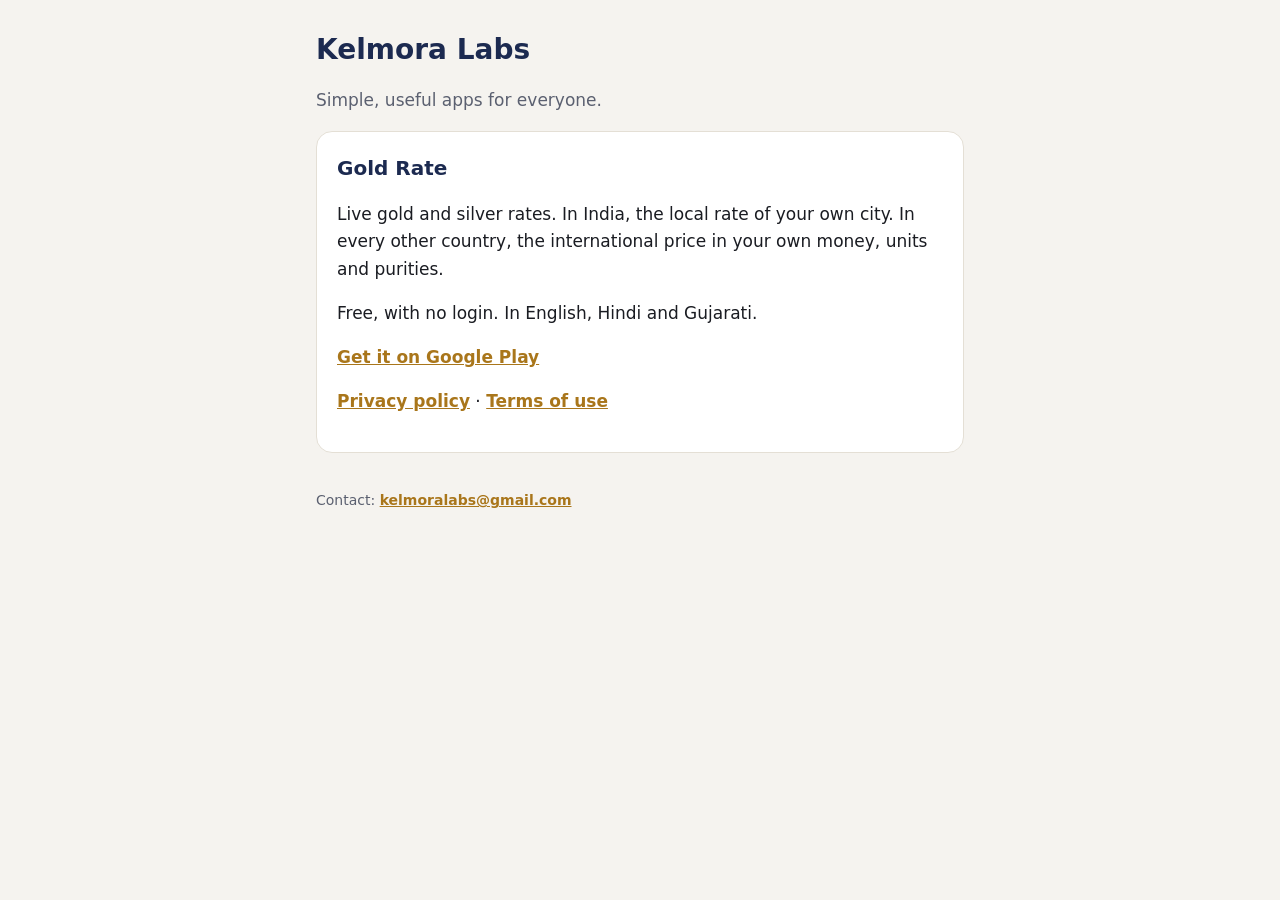
<file: index.html>
<!doctype html>
<html lang="en">
<head>
  <meta charset="utf-8">
  <meta name="viewport" content="width=device-width, initial-scale=1">
  <title>Kelmora Labs</title>
  <meta name="description" content="Kelmora Labs makes simple, useful apps. Gold Rate: live gold and silver rates in your own money.">
  <link rel="stylesheet" href="/style.css">
</head>
<body>
  <main>
    <h1>Kelmora Labs</h1>
    <p class="muted">Simple, useful apps for everyone.</p>
    <section class="card">
      <h2>Gold Rate</h2>
      <p>Live gold and silver rates. In India, the local rate of your own city. In every other country, the international price in your own money, units and purities.</p>
      <p>Free, with no login. In English, Hindi and Gujarati.</p>
      <p><a href="https://play.google.com/store/apps/details?id=com.goldpricelive.goldrate.silverprice.silverrate">Get it on Google Play</a></p>
      <p><a href="/gold-rate/privacy.html">Privacy policy</a> · <a href="/gold-rate/terms.html">Terms of use</a></p>
    </section>
    <footer>Contact: <a href="mailto:kelmoralabs@gmail.com">kelmoralabs@gmail.com</a></footer>
  </main>
</body>
</html>
</file>
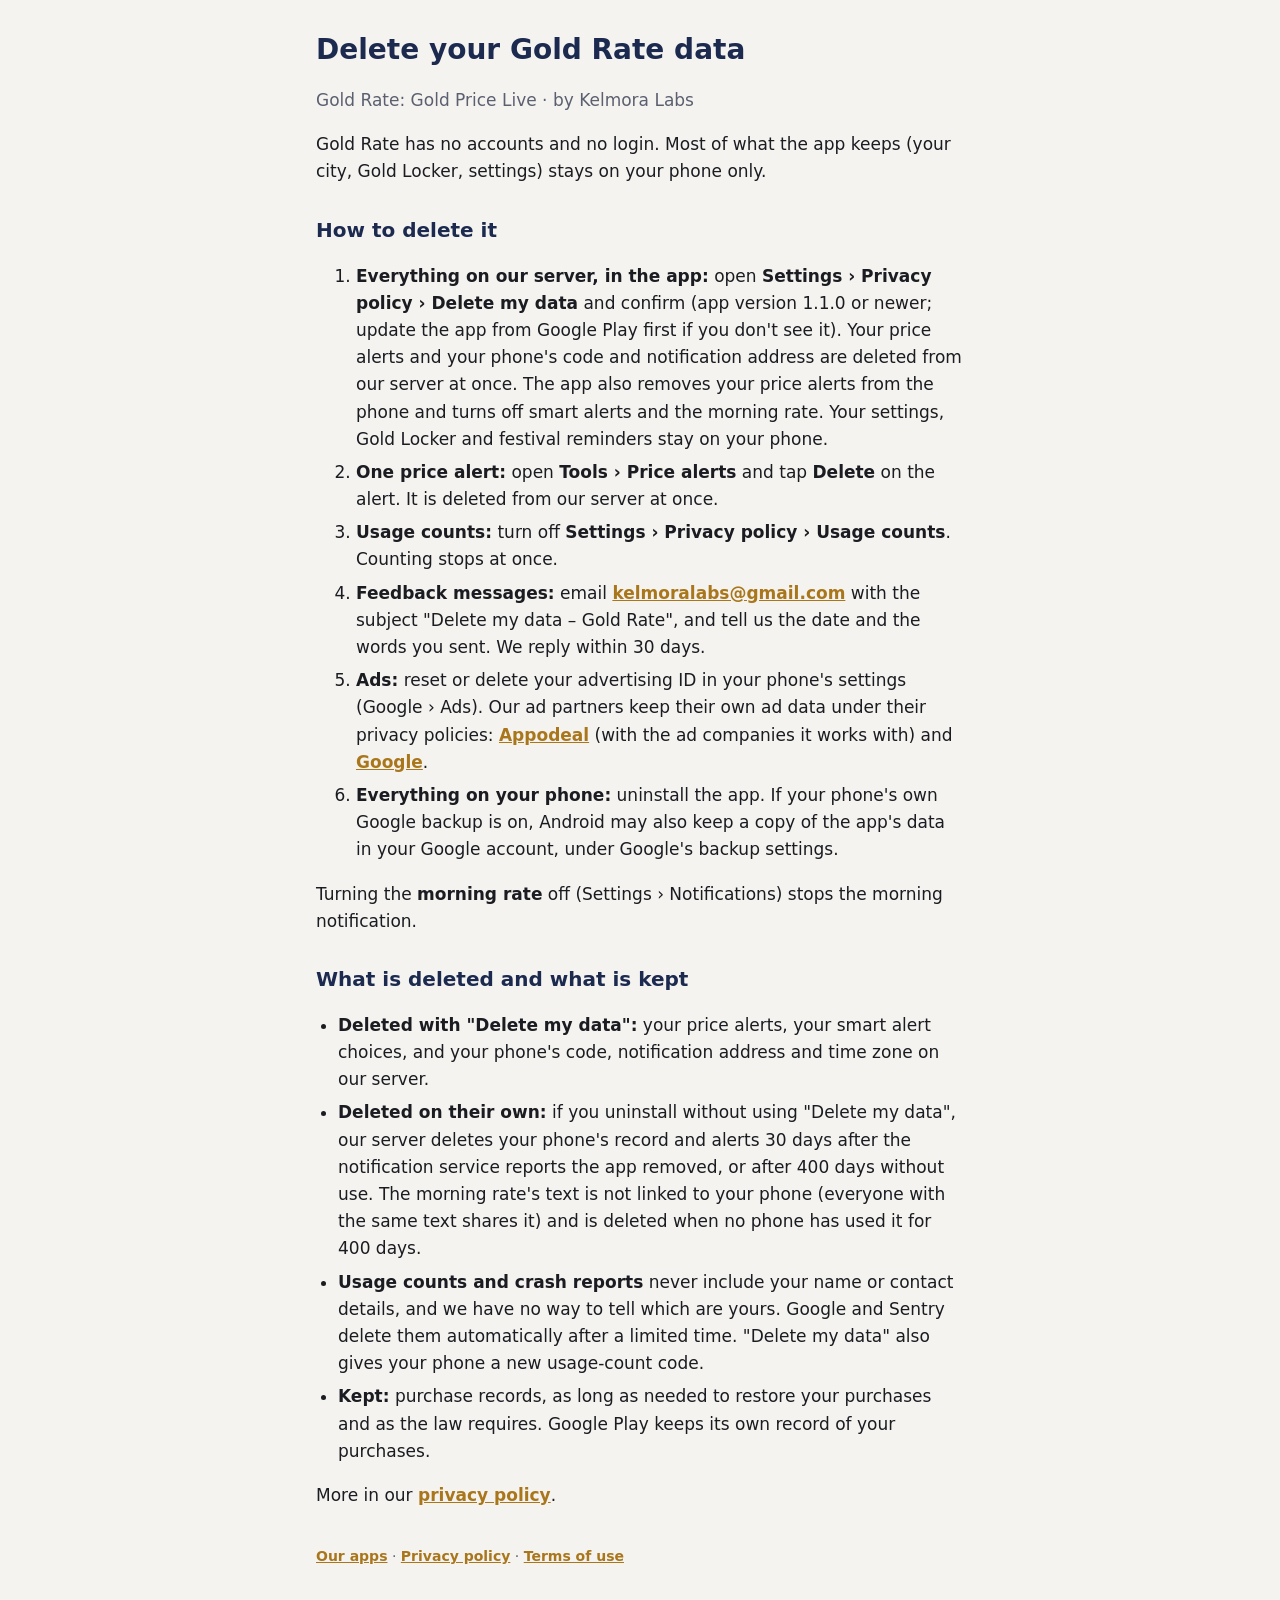
<file: gold-rate/delete-data.html>
<!doctype html>
<html lang="en">
<head>
  <meta charset="utf-8">
  <meta name="viewport" content="width=device-width, initial-scale=1">
  <title>Delete your Gold Rate data</title>
  <meta name="description" content="How to delete your data from the Gold Rate app by Kelmora Labs.">
  <link rel="stylesheet" href="/style.css">
</head>
<body>
  <main>
    <h1>Delete your Gold Rate data</h1>
    <p class="muted">Gold Rate: Gold Price Live · by Kelmora Labs</p>

    <p>Gold Rate has no accounts and no login. Most of what the app keeps (your city, Gold Locker, settings) stays on your phone only.</p>

    <h2>How to delete it</h2>
    <ol>
      <li><strong>Everything on our server, in the app:</strong> open <strong>Settings › Privacy policy › Delete my data</strong> and confirm (app version 1.1.0 or newer; update the app from Google Play first if you don't see it). Your price alerts and your phone's code and notification address are deleted from our server at once. The app also removes your price alerts from the phone and turns off smart alerts and the morning rate. Your settings, Gold Locker and festival reminders stay on your phone.</li>
      <li><strong>One price alert:</strong> open <strong>Tools › Price alerts</strong> and tap <strong>Delete</strong> on the alert. It is deleted from our server at once.</li>
      <li><strong>Usage counts:</strong> turn off <strong>Settings › Privacy policy › Usage counts</strong>. Counting stops at once.</li>
      <li><strong>Feedback messages:</strong> email <a href="mailto:kelmoralabs@gmail.com?subject=Delete%20my%20data%20-%20Gold%20Rate">kelmoralabs@gmail.com</a> with the subject "Delete my data – Gold Rate", and tell us the date and the words you sent. We reply within 30 days.</li>
      <li><strong>Ads:</strong> reset or delete your advertising ID in your phone's settings (Google › Ads). Our ad partners keep their own ad data under their privacy policies: <a href="https://www.appodeal.com/privacy-policy">Appodeal</a> (with the ad companies it works with) and <a href="https://policies.google.com/privacy">Google</a>.</li>
      <li><strong>Everything on your phone:</strong> uninstall the app. If your phone's own Google backup is on, Android may also keep a copy of the app's data in your Google account, under Google's backup settings.</li>
    </ol>
    <p>Turning the <strong>morning rate</strong> off (Settings › Notifications) stops the morning notification.</p>

    <h2>What is deleted and what is kept</h2>
    <ul>
      <li><strong>Deleted with "Delete my data":</strong> your price alerts, your smart alert choices, and your phone's code, notification address and time zone on our server.</li>
      <li><strong>Deleted on their own:</strong> if you uninstall without using "Delete my data", our server deletes your phone's record and alerts 30 days after the notification service reports the app removed, or after 400 days without use. The morning rate's text is not linked to your phone (everyone with the same text shares it) and is deleted when no phone has used it for 400 days.</li>
      <li><strong>Usage counts and crash reports</strong> never include your name or contact details, and we have no way to tell which are yours. Google and Sentry delete them automatically after a limited time. "Delete my data" also gives your phone a new usage-count code.</li>
      <li><strong>Kept:</strong> purchase records, as long as needed to restore your purchases and as the law requires. Google Play keeps its own record of your purchases.</li>
    </ul>

    <p>More in our <a href="/gold-rate/privacy.html">privacy policy</a>.</p>

    <footer><a href="/">Our apps</a> · <a href="/gold-rate/privacy.html">Privacy policy</a> · <a href="/gold-rate/terms.html">Terms of use</a></footer>
  </main>
</body>
</html>
</file>
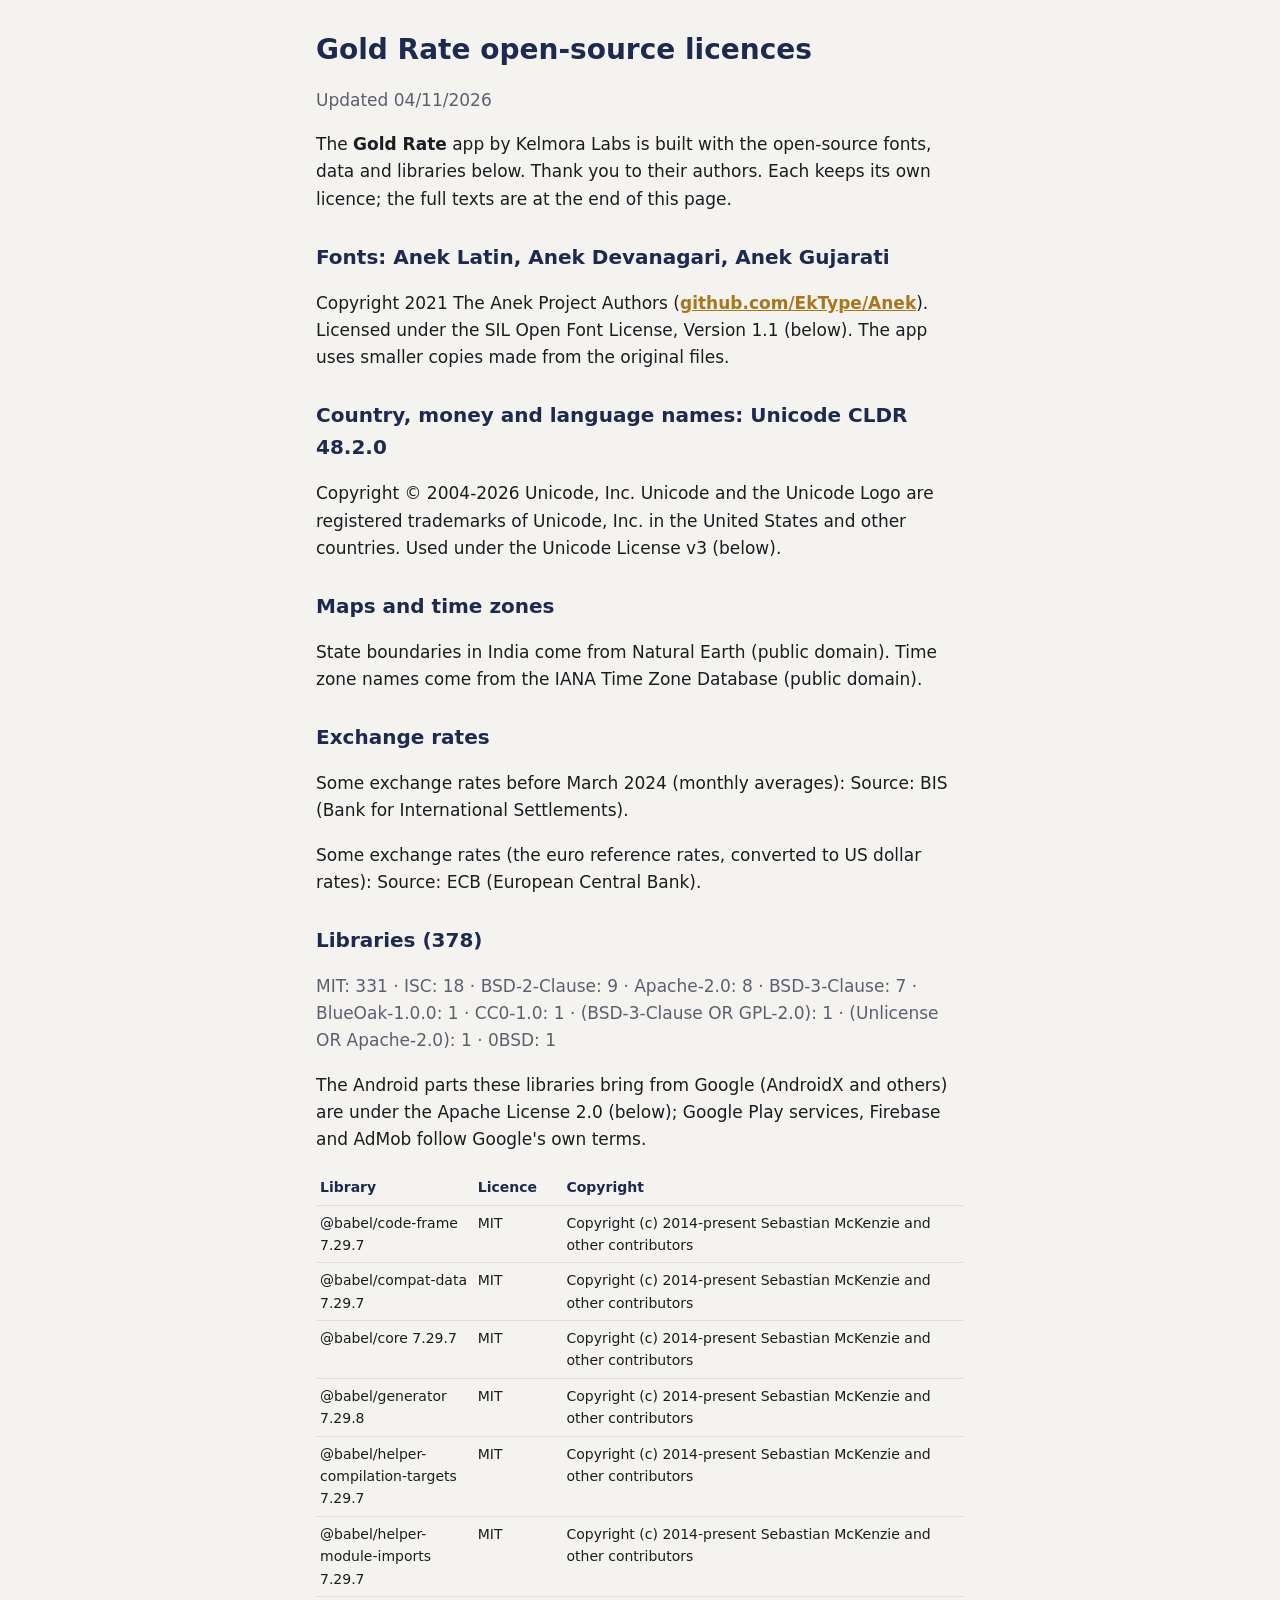
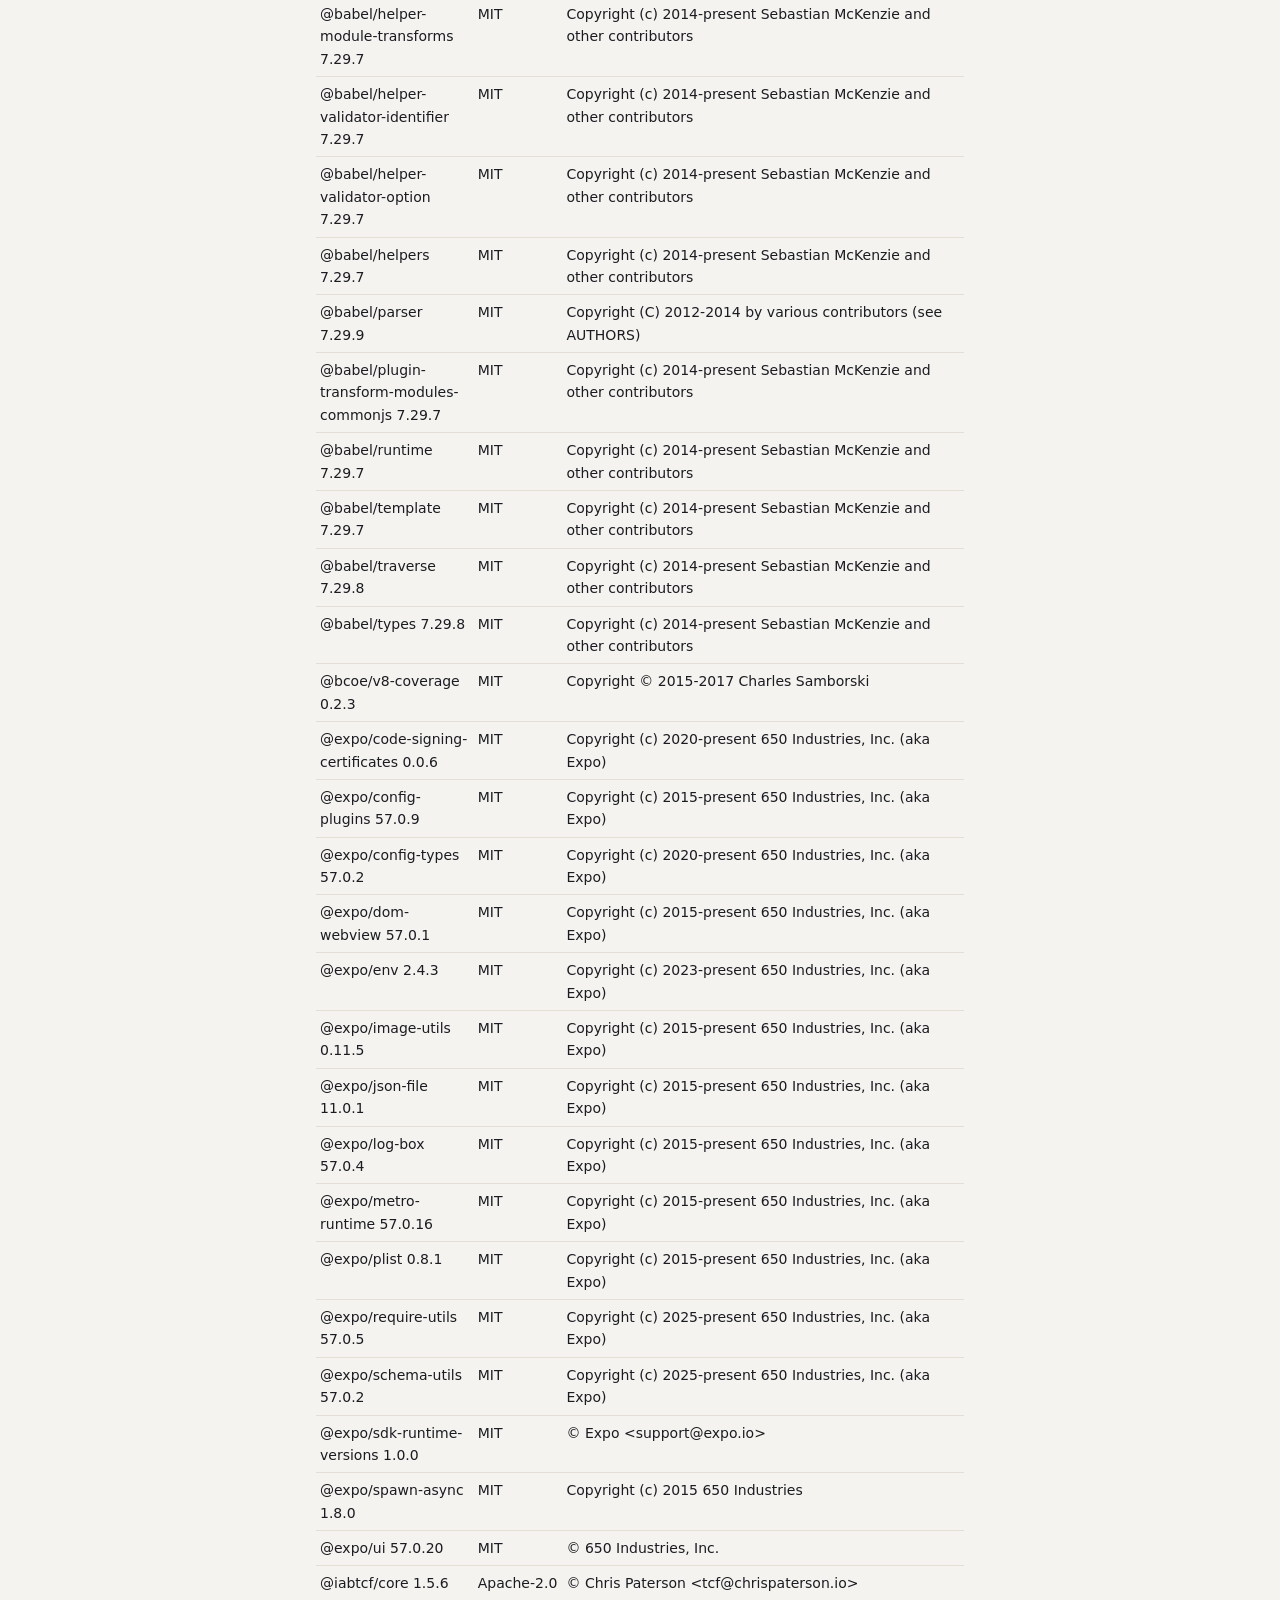
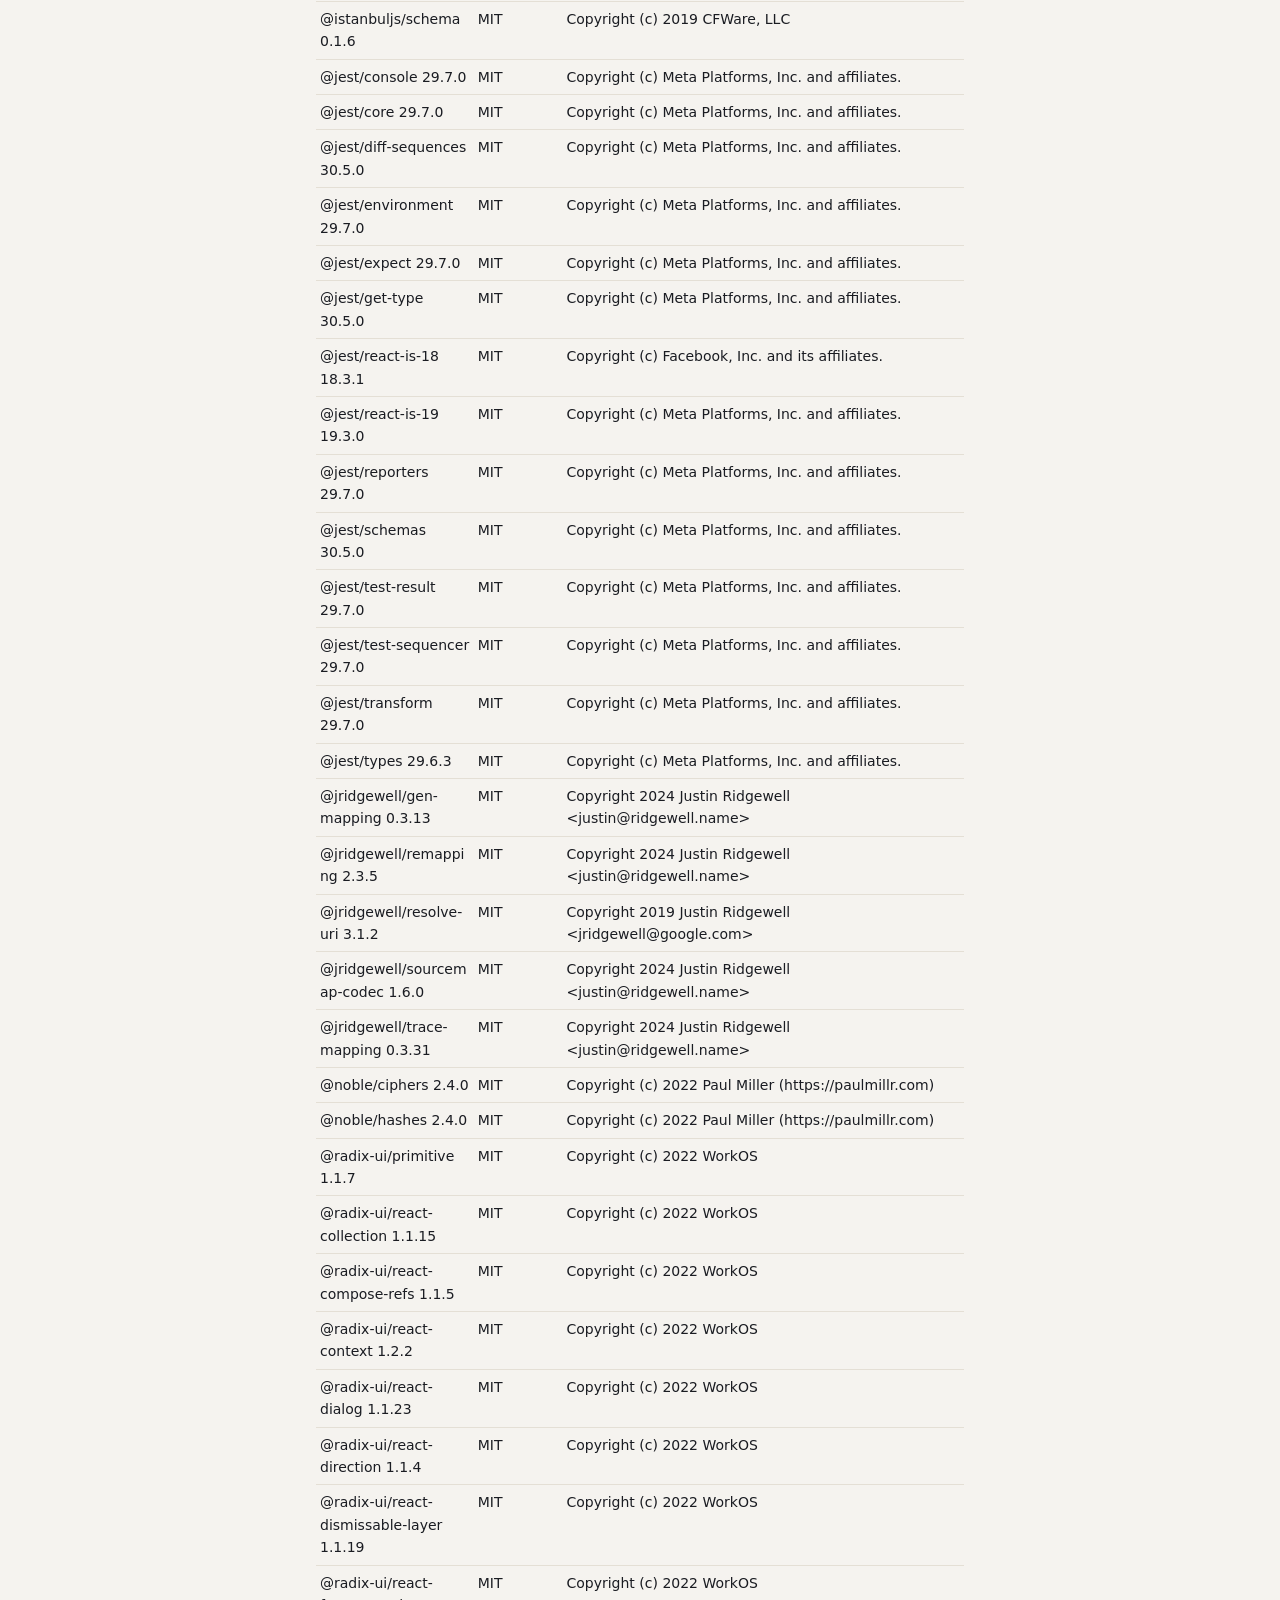
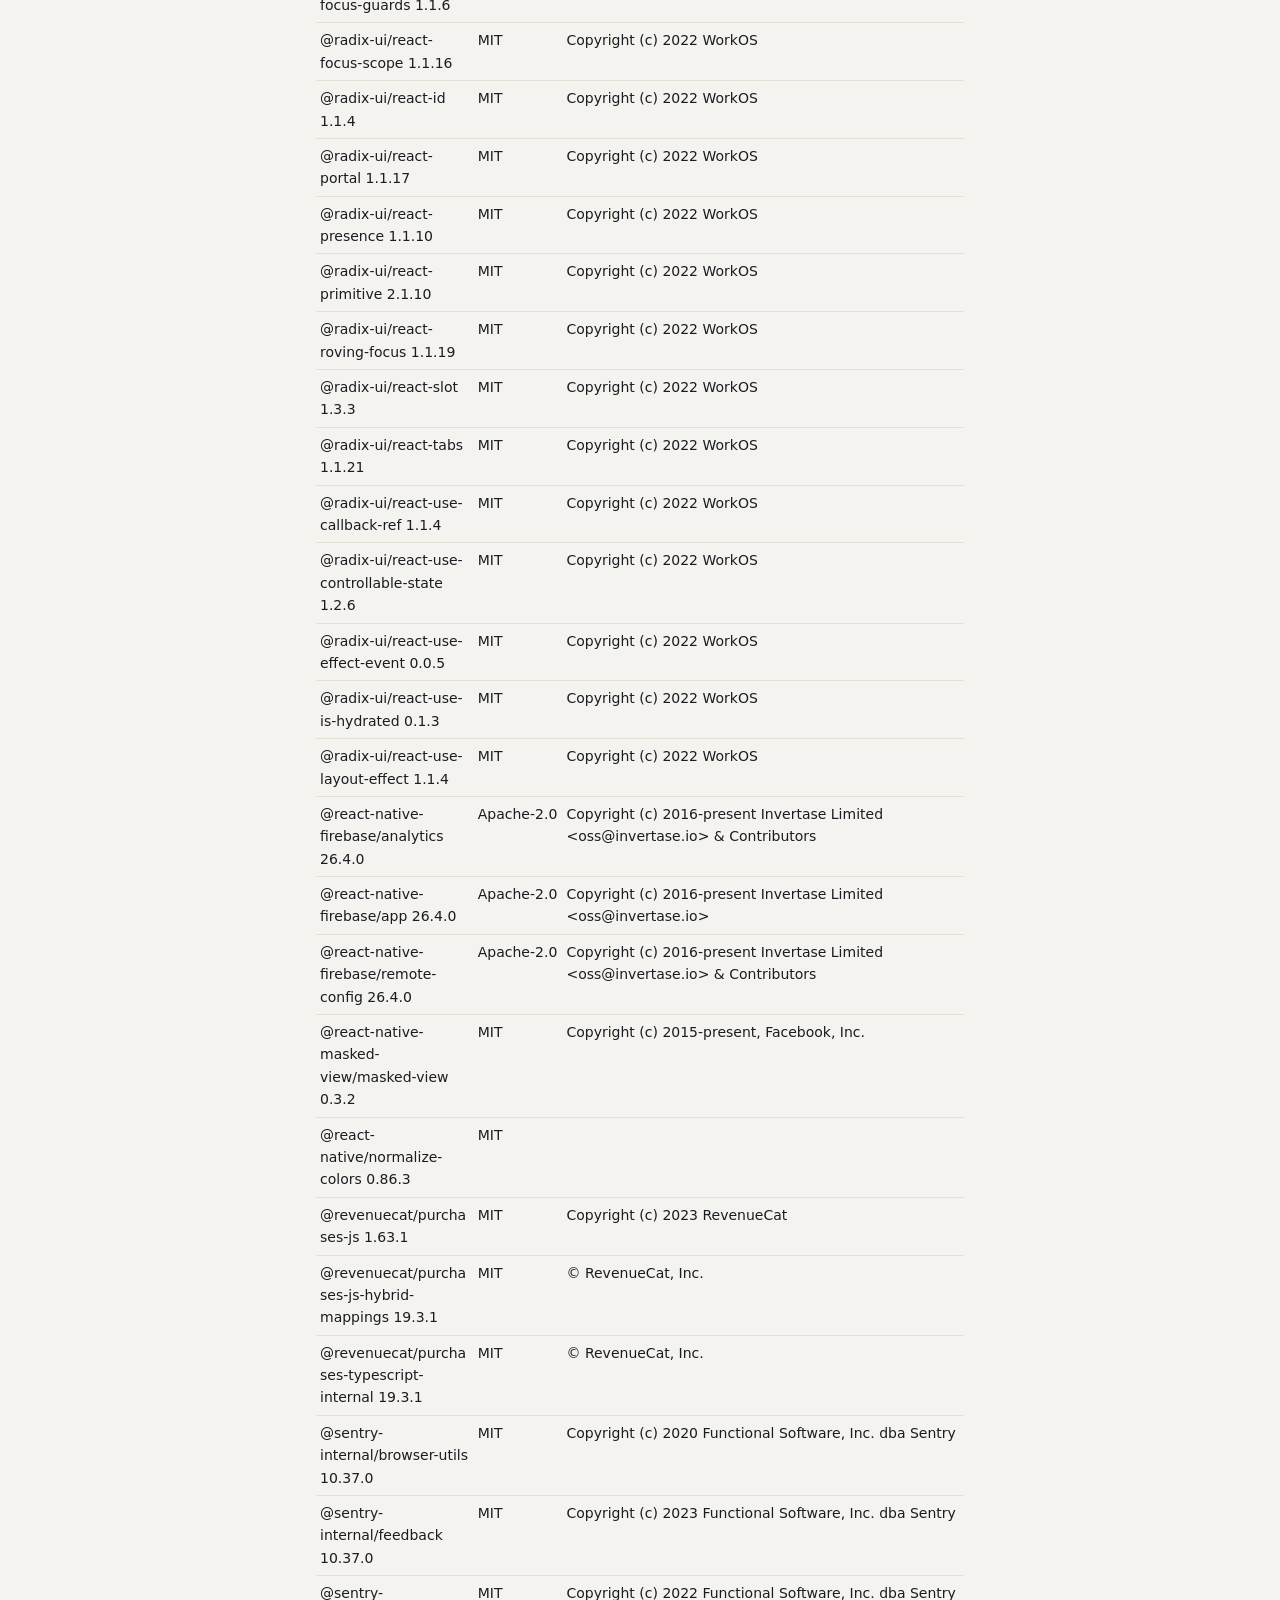
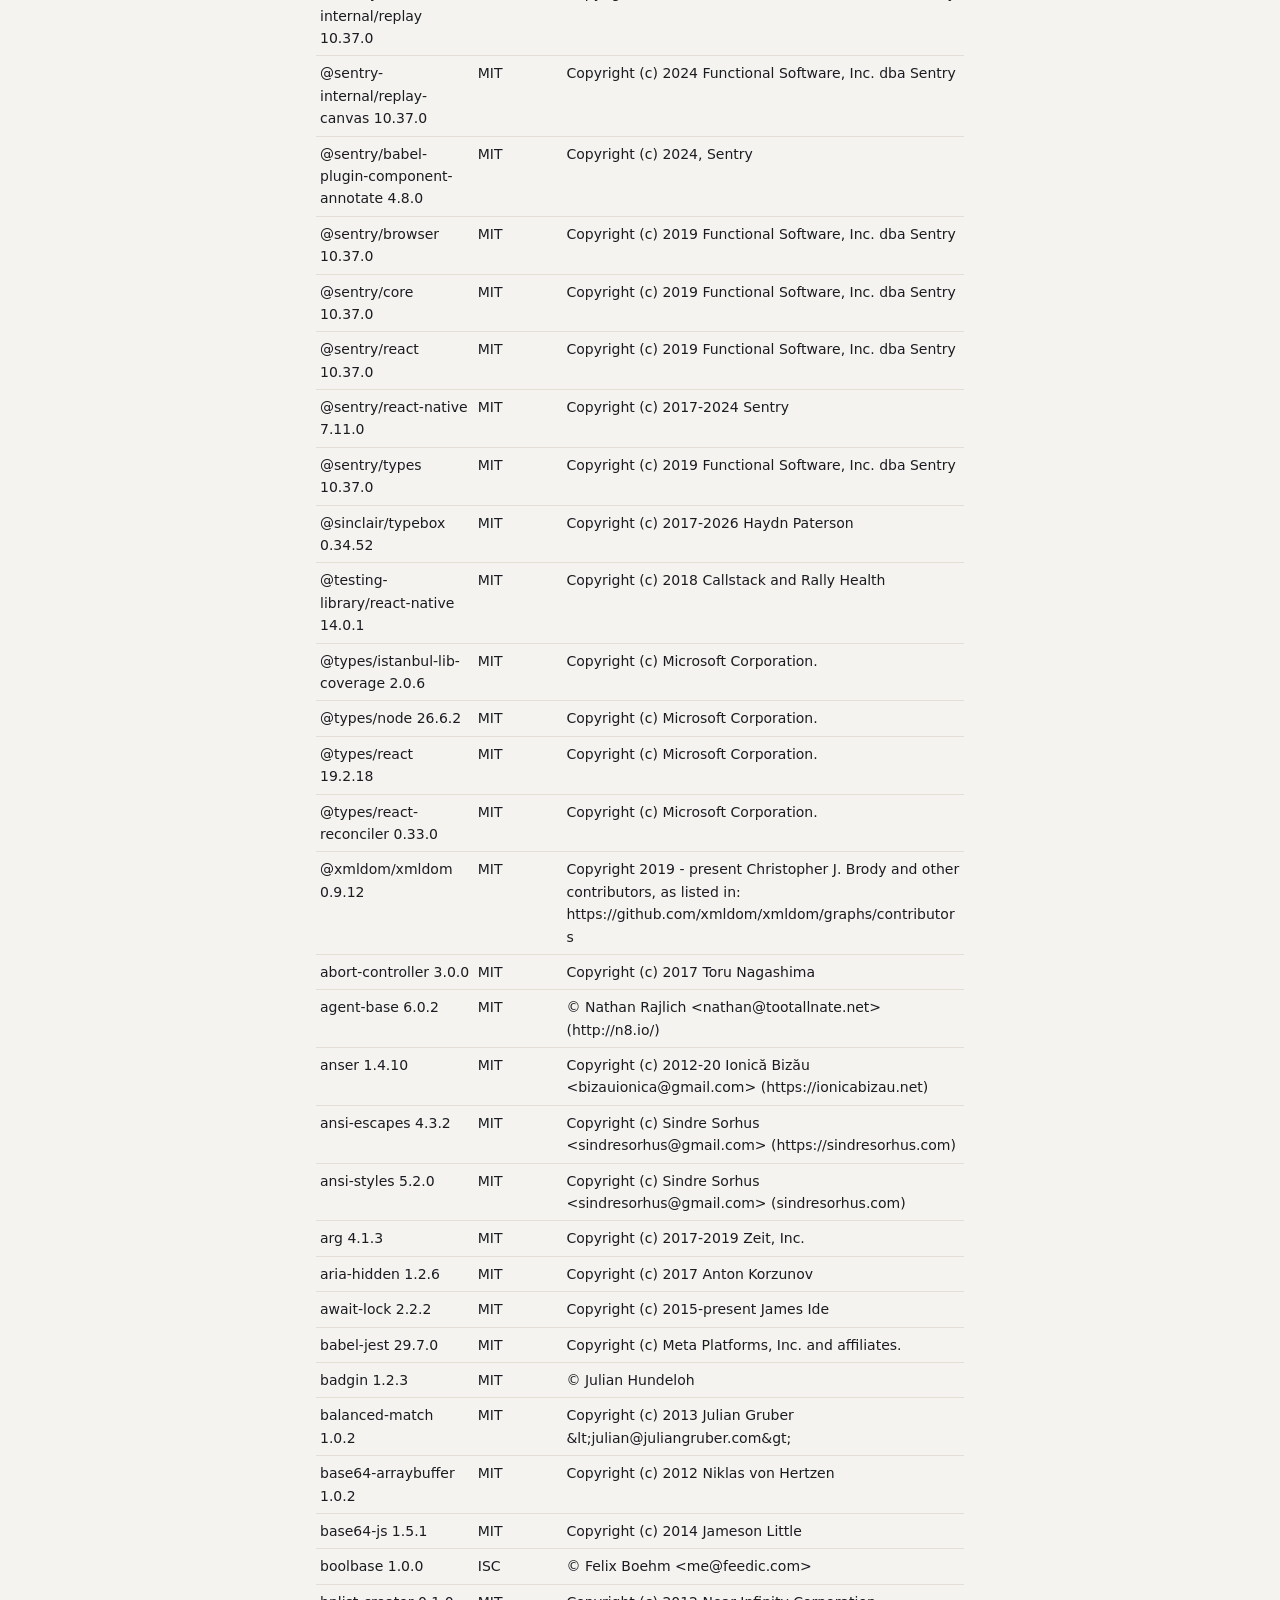
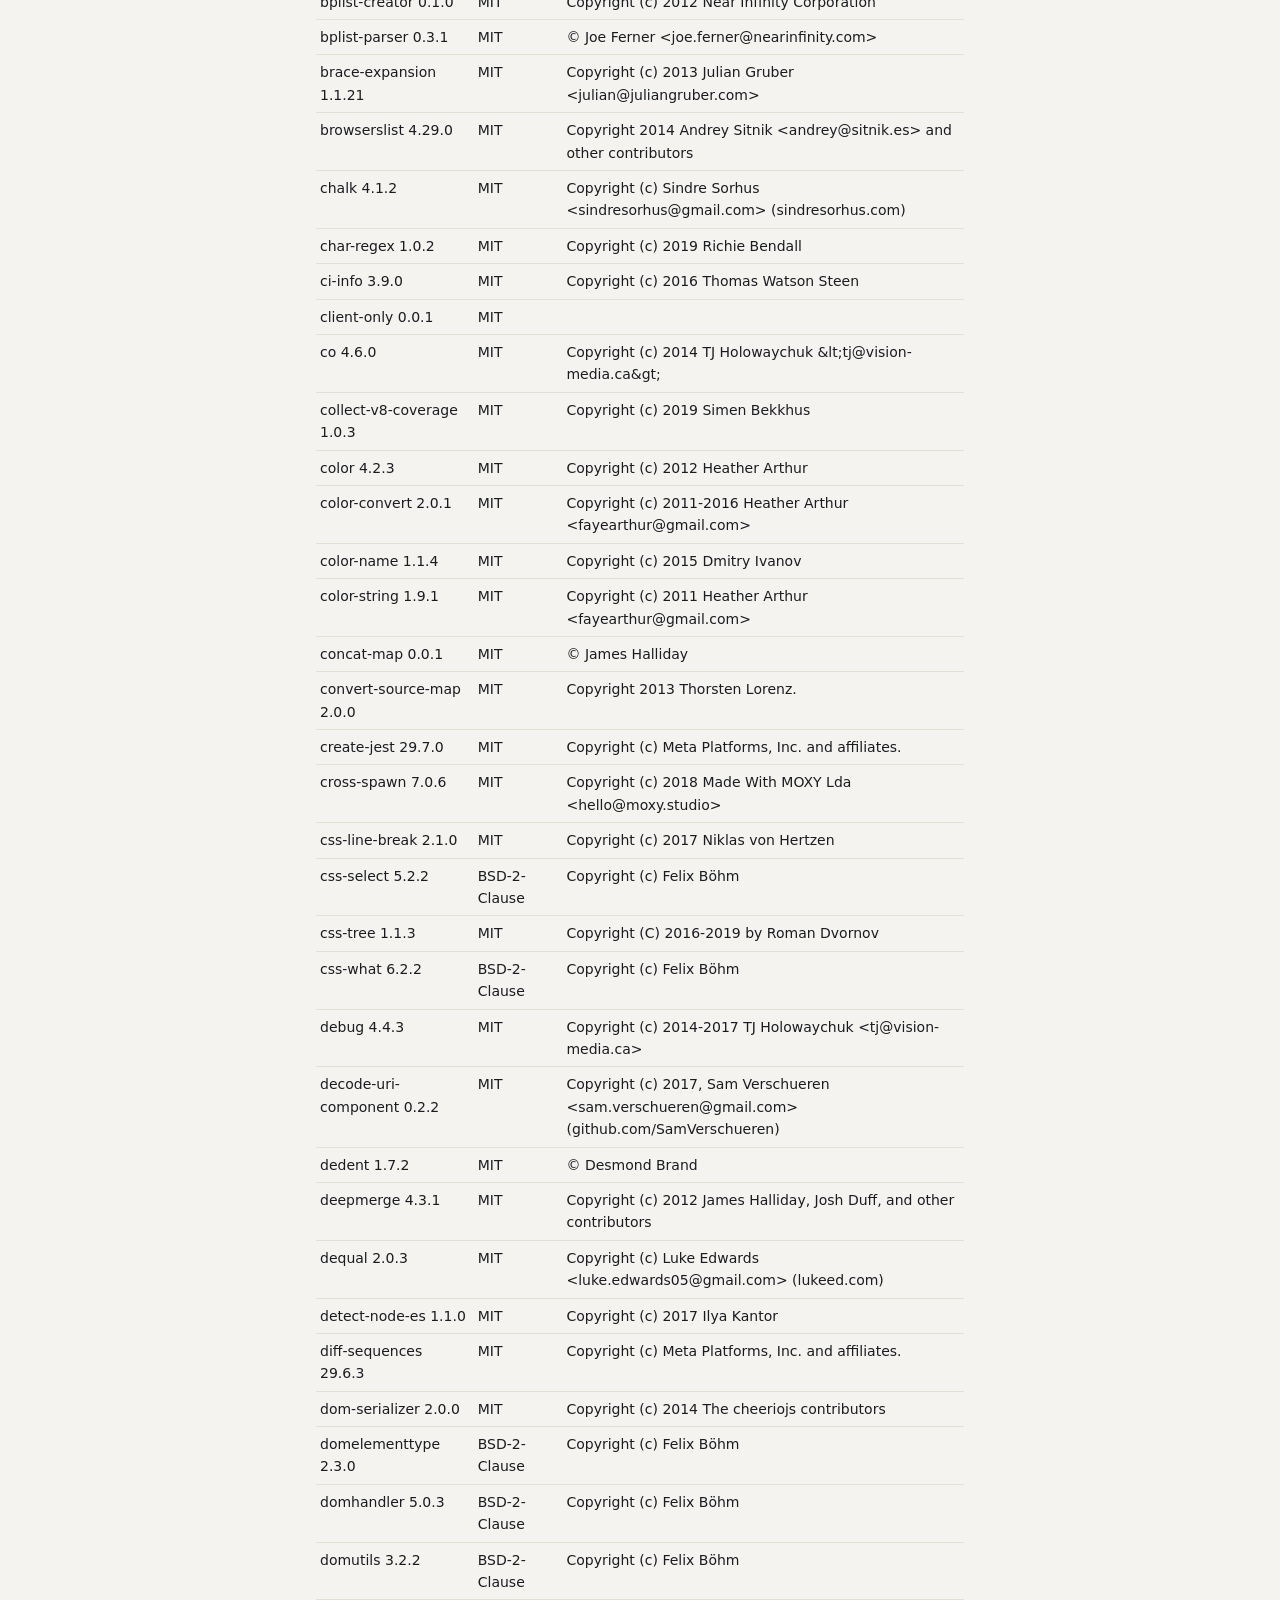
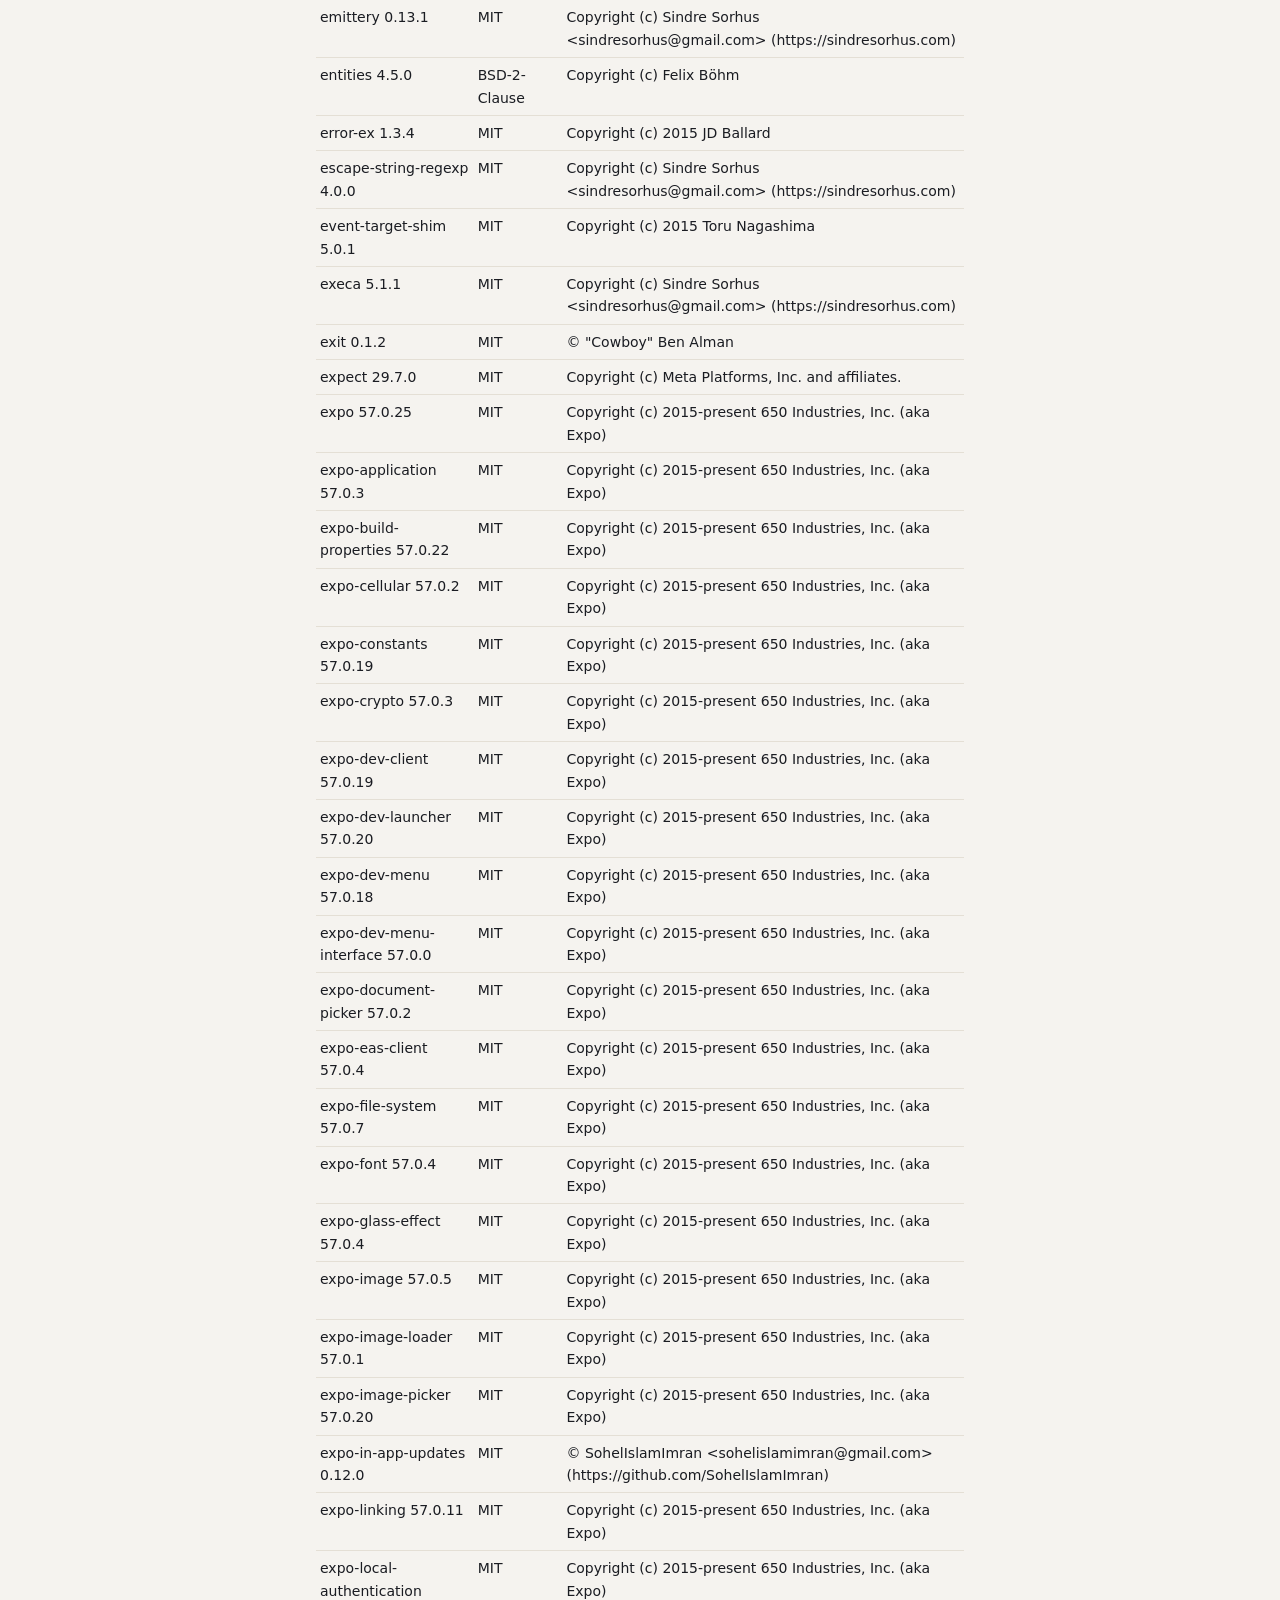
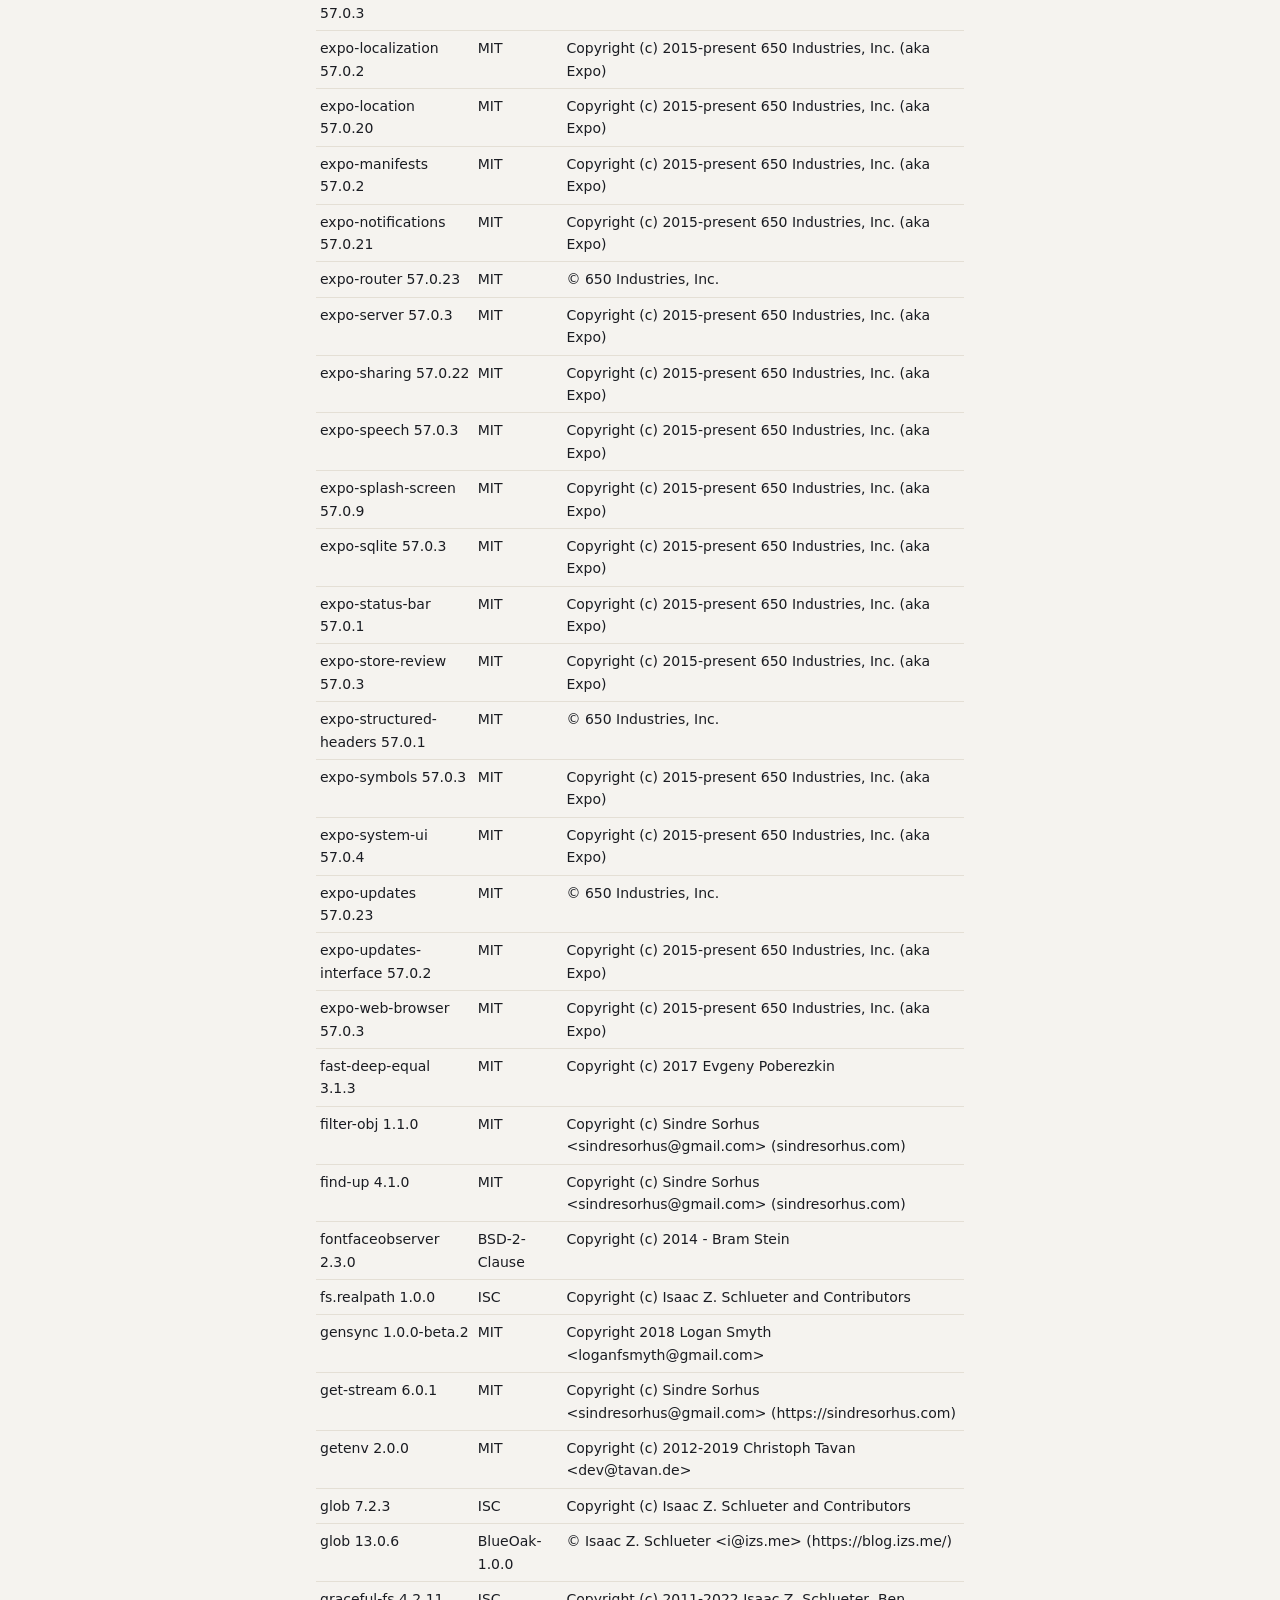
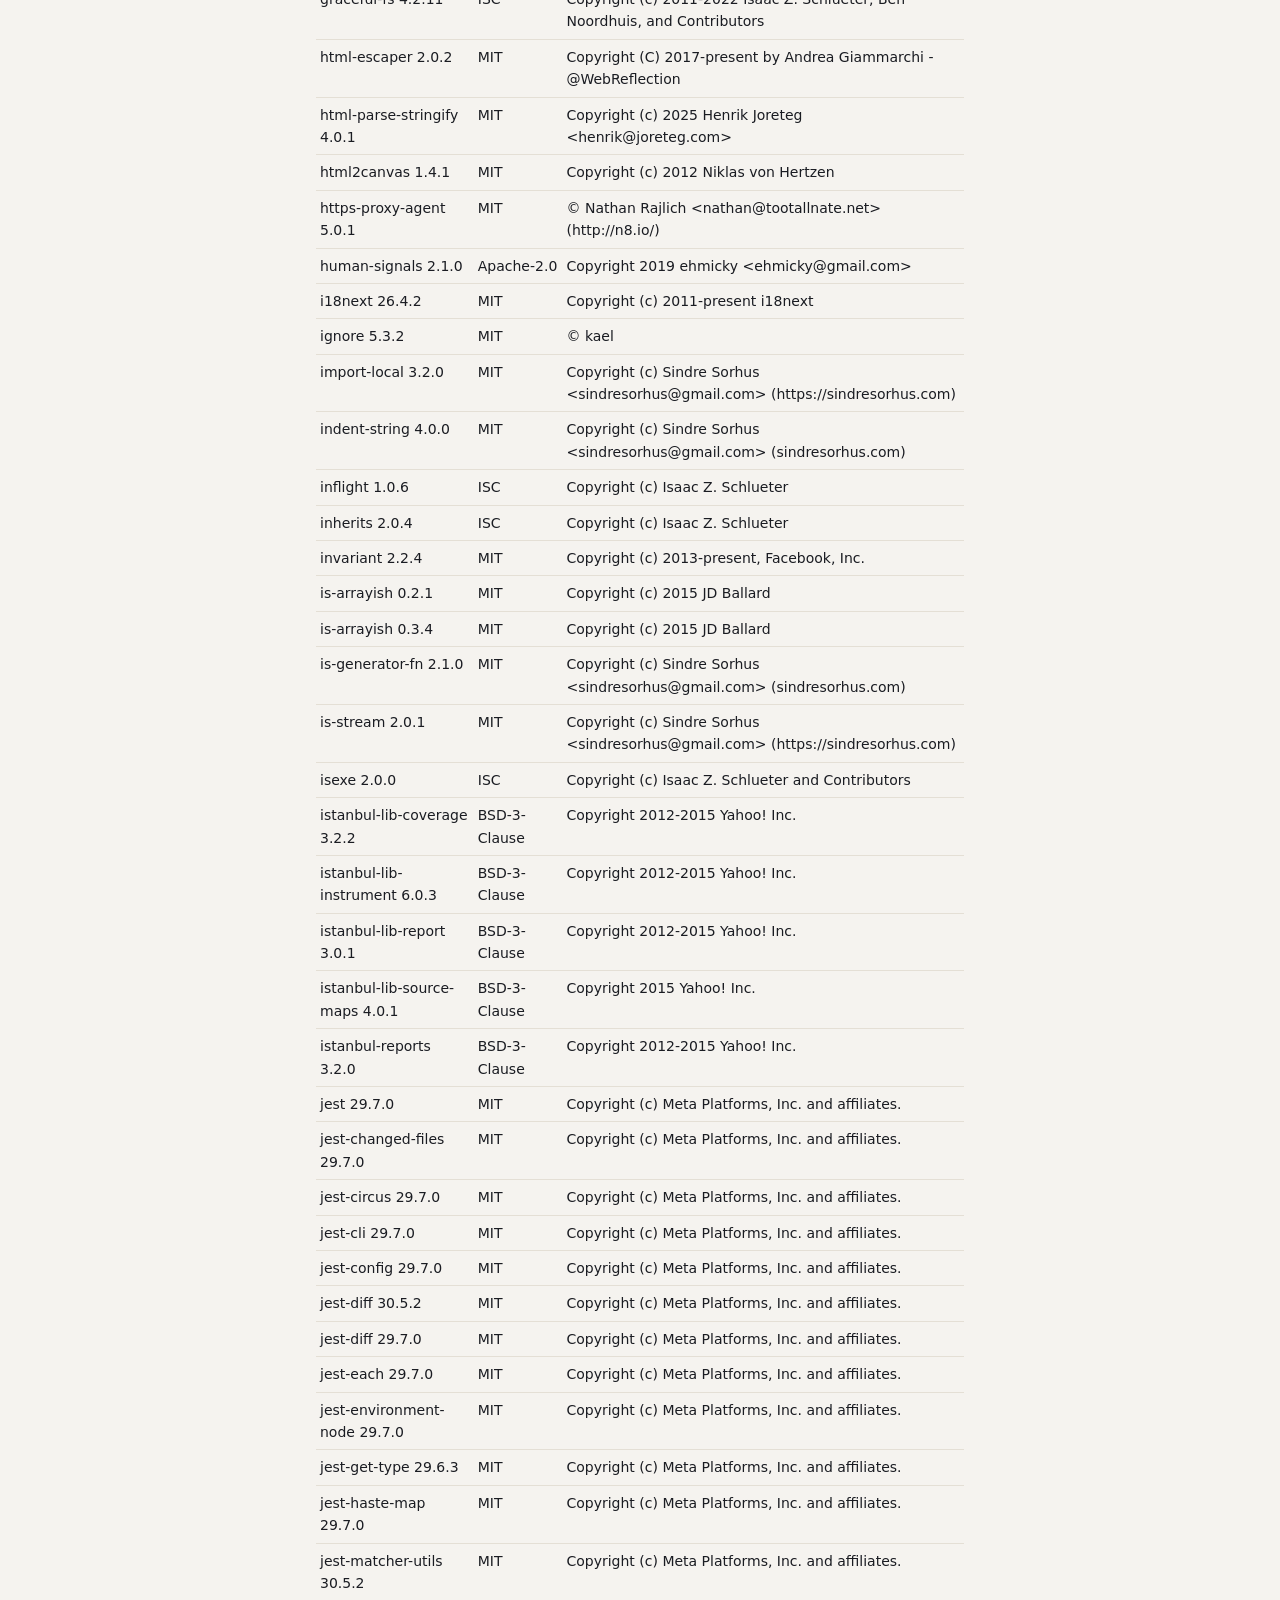
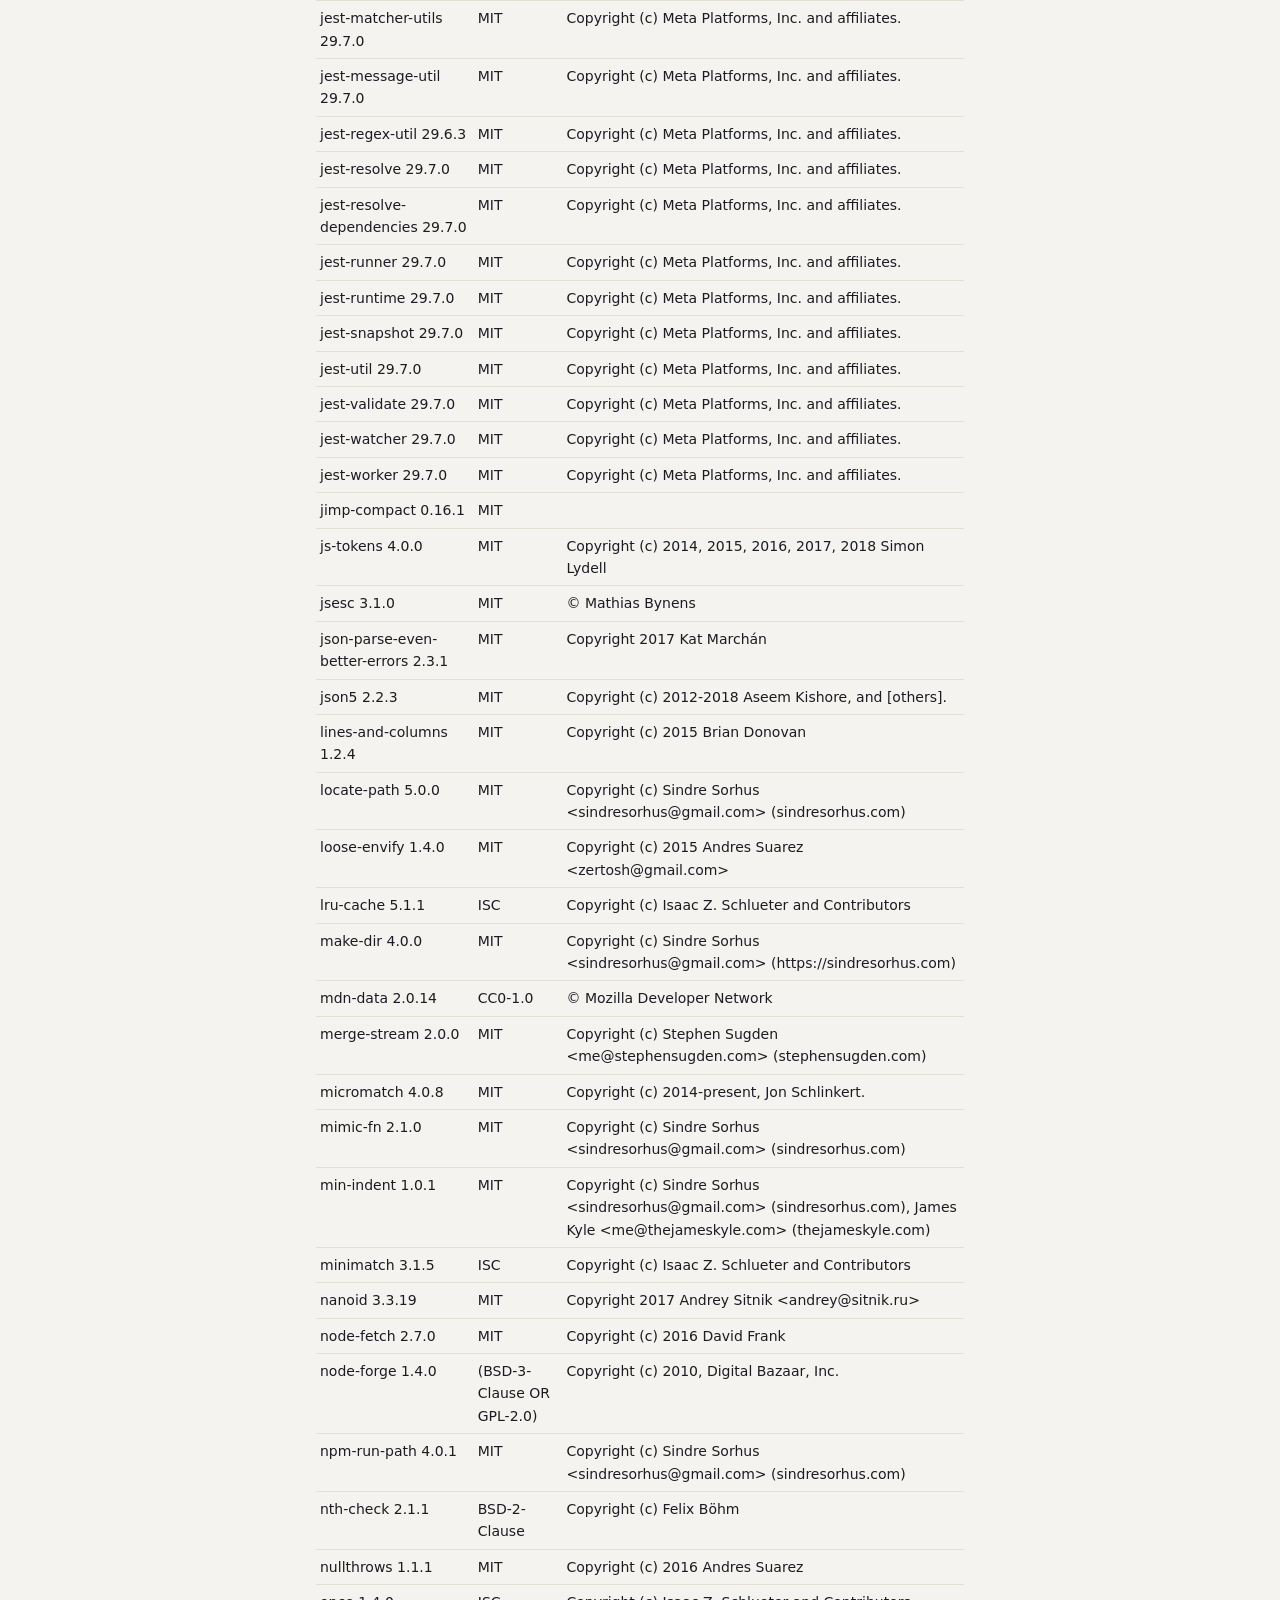
<file: gold-rate/licences.html>
<!doctype html>
<html lang="en">
<head>
  <meta charset="utf-8">
  <meta name="viewport" content="width=device-width, initial-scale=1">
  <title>Gold Rate open-source licences</title>
  <meta name="description" content="The open-source fonts, data and libraries in the Gold Rate app by Kelmora Labs, with their licences.">
  <link rel="stylesheet" href="/style.css">
  <style>
    .licence { white-space: pre-wrap; font-size: 13px; line-height: 1.5; background: var(--card); border: 1px solid var(--line); border-radius: 12px; padding: 14px; overflow-wrap: anywhere; }
    table { width: 100%; border-collapse: collapse; font-size: 14px; }
    th, td { text-align: left; padding: 6px 4px; border-bottom: 1px solid var(--line); vertical-align: top; overflow-wrap: anywhere; }
    th { color: var(--navy); }
  </style>
</head>
<body>
  <main>
    <h1>Gold Rate open-source licences</h1>
    <p class="muted">Updated 04/11/2026</p>
    <p>The <strong>Gold Rate</strong> app by Kelmora Labs is built with the open-source fonts, data and libraries below. Thank you to their authors. Each keeps its own licence; the full texts are at the end of this page.</p>

    <h2>Fonts: Anek Latin, Anek Devanagari, Anek Gujarati</h2>
    <p>Copyright 2021 The Anek Project Authors (<a href="https://github.com/EkType/Anek">github.com/EkType/Anek</a>). Licensed under the SIL Open Font License, Version 1.1 (below). The app uses smaller copies made from the original files.</p>

    <h2>Country, money and language names: Unicode CLDR 48.2.0</h2>
    <p>Copyright © 2004-2026 Unicode, Inc. Unicode and the Unicode Logo are registered trademarks of Unicode, Inc. in the United States and other countries. Used under the Unicode License v3 (below).</p>

    <h2>Maps and time zones</h2>
    <p>State boundaries in India come from Natural Earth (public domain). Time zone names come from the IANA Time Zone Database (public domain).</p>

    <h2>Exchange rates</h2>
    <p>Some exchange rates before March 2024 (monthly averages): Source: BIS (Bank for International Settlements).</p>
    <p>Some exchange rates (the euro reference rates, converted to US dollar rates): Source: ECB (European Central Bank).</p>

    <h2>Libraries (378)</h2>
    <p class="muted">MIT: 331 · ISC: 18 · BSD-2-Clause: 9 · Apache-2.0: 8 · BSD-3-Clause: 7 · BlueOak-1.0.0: 1 · CC0-1.0: 1 · (BSD-3-Clause OR GPL-2.0): 1 · (Unlicense OR Apache-2.0): 1 · 0BSD: 1</p>
    <p>The Android parts these libraries bring from Google (AndroidX and others) are under the Apache License 2.0 (below); Google Play services, Firebase and AdMob follow Google's own terms.</p>
    <table>
      <thead><tr><th>Library</th><th>Licence</th><th>Copyright</th></tr></thead>
      <tbody>
        <tr><td>@babel/code-frame 7.29.7</td><td>MIT</td><td>Copyright (c) 2014-present Sebastian McKenzie and other contributors</td></tr>
        <tr><td>@babel/compat-data 7.29.7</td><td>MIT</td><td>Copyright (c) 2014-present Sebastian McKenzie and other contributors</td></tr>
        <tr><td>@babel/core 7.29.7</td><td>MIT</td><td>Copyright (c) 2014-present Sebastian McKenzie and other contributors</td></tr>
        <tr><td>@babel/generator 7.29.8</td><td>MIT</td><td>Copyright (c) 2014-present Sebastian McKenzie and other contributors</td></tr>
        <tr><td>@babel/helper-compilation-targets 7.29.7</td><td>MIT</td><td>Copyright (c) 2014-present Sebastian McKenzie and other contributors</td></tr>
        <tr><td>@babel/helper-module-imports 7.29.7</td><td>MIT</td><td>Copyright (c) 2014-present Sebastian McKenzie and other contributors</td></tr>
        <tr><td>@babel/helper-module-transforms 7.29.7</td><td>MIT</td><td>Copyright (c) 2014-present Sebastian McKenzie and other contributors</td></tr>
        <tr><td>@babel/helper-validator-identifier 7.29.7</td><td>MIT</td><td>Copyright (c) 2014-present Sebastian McKenzie and other contributors</td></tr>
        <tr><td>@babel/helper-validator-option 7.29.7</td><td>MIT</td><td>Copyright (c) 2014-present Sebastian McKenzie and other contributors</td></tr>
        <tr><td>@babel/helpers 7.29.7</td><td>MIT</td><td>Copyright (c) 2014-present Sebastian McKenzie and other contributors</td></tr>
        <tr><td>@babel/parser 7.29.9</td><td>MIT</td><td>Copyright (C) 2012-2014 by various contributors (see AUTHORS)</td></tr>
        <tr><td>@babel/plugin-transform-modules-commonjs 7.29.7</td><td>MIT</td><td>Copyright (c) 2014-present Sebastian McKenzie and other contributors</td></tr>
        <tr><td>@babel/runtime 7.29.7</td><td>MIT</td><td>Copyright (c) 2014-present Sebastian McKenzie and other contributors</td></tr>
        <tr><td>@babel/template 7.29.7</td><td>MIT</td><td>Copyright (c) 2014-present Sebastian McKenzie and other contributors</td></tr>
        <tr><td>@babel/traverse 7.29.8</td><td>MIT</td><td>Copyright (c) 2014-present Sebastian McKenzie and other contributors</td></tr>
        <tr><td>@babel/types 7.29.8</td><td>MIT</td><td>Copyright (c) 2014-present Sebastian McKenzie and other contributors</td></tr>
        <tr><td>@bcoe/v8-coverage 0.2.3</td><td>MIT</td><td>Copyright © 2015-2017 Charles Samborski</td></tr>
        <tr><td>@expo/code-signing-certificates 0.0.6</td><td>MIT</td><td>Copyright (c) 2020-present 650 Industries, Inc. (aka Expo)</td></tr>
        <tr><td>@expo/config-plugins 57.0.9</td><td>MIT</td><td>Copyright (c) 2015-present 650 Industries, Inc. (aka Expo)</td></tr>
        <tr><td>@expo/config-types 57.0.2</td><td>MIT</td><td>Copyright (c) 2020-present 650 Industries, Inc. (aka Expo)</td></tr>
        <tr><td>@expo/dom-webview 57.0.1</td><td>MIT</td><td>Copyright (c) 2015-present 650 Industries, Inc. (aka Expo)</td></tr>
        <tr><td>@expo/env 2.4.3</td><td>MIT</td><td>Copyright (c) 2023-present 650 Industries, Inc. (aka Expo)</td></tr>
        <tr><td>@expo/image-utils 0.11.5</td><td>MIT</td><td>Copyright (c) 2015-present 650 Industries, Inc. (aka Expo)</td></tr>
        <tr><td>@expo/json-file 11.0.1</td><td>MIT</td><td>Copyright (c) 2015-present 650 Industries, Inc. (aka Expo)</td></tr>
        <tr><td>@expo/log-box 57.0.4</td><td>MIT</td><td>Copyright (c) 2015-present 650 Industries, Inc. (aka Expo)</td></tr>
        <tr><td>@expo/metro-runtime 57.0.16</td><td>MIT</td><td>Copyright (c) 2015-present 650 Industries, Inc. (aka Expo)</td></tr>
        <tr><td>@expo/plist 0.8.1</td><td>MIT</td><td>Copyright (c) 2015-present 650 Industries, Inc. (aka Expo)</td></tr>
        <tr><td>@expo/require-utils 57.0.5</td><td>MIT</td><td>Copyright (c) 2025-present 650 Industries, Inc. (aka Expo)</td></tr>
        <tr><td>@expo/schema-utils 57.0.2</td><td>MIT</td><td>Copyright (c) 2025-present 650 Industries, Inc. (aka Expo)</td></tr>
        <tr><td>@expo/sdk-runtime-versions 1.0.0</td><td>MIT</td><td>© Expo &lt;support@expo.io&gt;</td></tr>
        <tr><td>@expo/spawn-async 1.8.0</td><td>MIT</td><td>Copyright (c) 2015 650 Industries</td></tr>
        <tr><td>@expo/ui 57.0.20</td><td>MIT</td><td>© 650 Industries, Inc.</td></tr>
        <tr><td>@iabtcf/core 1.5.6</td><td>Apache-2.0</td><td>© Chris Paterson &lt;tcf@chrispaterson.io&gt;</td></tr>
        <tr><td>@istanbuljs/schema 0.1.6</td><td>MIT</td><td>Copyright (c) 2019 CFWare, LLC</td></tr>
        <tr><td>@jest/console 29.7.0</td><td>MIT</td><td>Copyright (c) Meta Platforms, Inc. and affiliates.</td></tr>
        <tr><td>@jest/core 29.7.0</td><td>MIT</td><td>Copyright (c) Meta Platforms, Inc. and affiliates.</td></tr>
        <tr><td>@jest/diff-sequences 30.5.0</td><td>MIT</td><td>Copyright (c) Meta Platforms, Inc. and affiliates.</td></tr>
        <tr><td>@jest/environment 29.7.0</td><td>MIT</td><td>Copyright (c) Meta Platforms, Inc. and affiliates.</td></tr>
        <tr><td>@jest/expect 29.7.0</td><td>MIT</td><td>Copyright (c) Meta Platforms, Inc. and affiliates.</td></tr>
        <tr><td>@jest/get-type 30.5.0</td><td>MIT</td><td>Copyright (c) Meta Platforms, Inc. and affiliates.</td></tr>
        <tr><td>@jest/react-is-18 18.3.1</td><td>MIT</td><td>Copyright (c) Facebook, Inc. and its affiliates.</td></tr>
        <tr><td>@jest/react-is-19 19.3.0</td><td>MIT</td><td>Copyright (c) Meta Platforms, Inc. and affiliates.</td></tr>
        <tr><td>@jest/reporters 29.7.0</td><td>MIT</td><td>Copyright (c) Meta Platforms, Inc. and affiliates.</td></tr>
        <tr><td>@jest/schemas 30.5.0</td><td>MIT</td><td>Copyright (c) Meta Platforms, Inc. and affiliates.</td></tr>
        <tr><td>@jest/test-result 29.7.0</td><td>MIT</td><td>Copyright (c) Meta Platforms, Inc. and affiliates.</td></tr>
        <tr><td>@jest/test-sequencer 29.7.0</td><td>MIT</td><td>Copyright (c) Meta Platforms, Inc. and affiliates.</td></tr>
        <tr><td>@jest/transform 29.7.0</td><td>MIT</td><td>Copyright (c) Meta Platforms, Inc. and affiliates.</td></tr>
        <tr><td>@jest/types 29.6.3</td><td>MIT</td><td>Copyright (c) Meta Platforms, Inc. and affiliates.</td></tr>
        <tr><td>@jridgewell/gen-mapping 0.3.13</td><td>MIT</td><td>Copyright 2024 Justin Ridgewell &lt;justin@ridgewell.name&gt;</td></tr>
        <tr><td>@jridgewell/remapping 2.3.5</td><td>MIT</td><td>Copyright 2024 Justin Ridgewell &lt;justin@ridgewell.name&gt;</td></tr>
        <tr><td>@jridgewell/resolve-uri 3.1.2</td><td>MIT</td><td>Copyright 2019 Justin Ridgewell &lt;jridgewell@google.com&gt;</td></tr>
        <tr><td>@jridgewell/sourcemap-codec 1.6.0</td><td>MIT</td><td>Copyright 2024 Justin Ridgewell &lt;justin@ridgewell.name&gt;</td></tr>
        <tr><td>@jridgewell/trace-mapping 0.3.31</td><td>MIT</td><td>Copyright 2024 Justin Ridgewell &lt;justin@ridgewell.name&gt;</td></tr>
        <tr><td>@noble/ciphers 2.4.0</td><td>MIT</td><td>Copyright (c) 2022 Paul Miller (https://paulmillr.com)</td></tr>
        <tr><td>@noble/hashes 2.4.0</td><td>MIT</td><td>Copyright (c) 2022 Paul Miller (https://paulmillr.com)</td></tr>
        <tr><td>@radix-ui/primitive 1.1.7</td><td>MIT</td><td>Copyright (c) 2022 WorkOS</td></tr>
        <tr><td>@radix-ui/react-collection 1.1.15</td><td>MIT</td><td>Copyright (c) 2022 WorkOS</td></tr>
        <tr><td>@radix-ui/react-compose-refs 1.1.5</td><td>MIT</td><td>Copyright (c) 2022 WorkOS</td></tr>
        <tr><td>@radix-ui/react-context 1.2.2</td><td>MIT</td><td>Copyright (c) 2022 WorkOS</td></tr>
        <tr><td>@radix-ui/react-dialog 1.1.23</td><td>MIT</td><td>Copyright (c) 2022 WorkOS</td></tr>
        <tr><td>@radix-ui/react-direction 1.1.4</td><td>MIT</td><td>Copyright (c) 2022 WorkOS</td></tr>
        <tr><td>@radix-ui/react-dismissable-layer 1.1.19</td><td>MIT</td><td>Copyright (c) 2022 WorkOS</td></tr>
        <tr><td>@radix-ui/react-focus-guards 1.1.6</td><td>MIT</td><td>Copyright (c) 2022 WorkOS</td></tr>
        <tr><td>@radix-ui/react-focus-scope 1.1.16</td><td>MIT</td><td>Copyright (c) 2022 WorkOS</td></tr>
        <tr><td>@radix-ui/react-id 1.1.4</td><td>MIT</td><td>Copyright (c) 2022 WorkOS</td></tr>
        <tr><td>@radix-ui/react-portal 1.1.17</td><td>MIT</td><td>Copyright (c) 2022 WorkOS</td></tr>
        <tr><td>@radix-ui/react-presence 1.1.10</td><td>MIT</td><td>Copyright (c) 2022 WorkOS</td></tr>
        <tr><td>@radix-ui/react-primitive 2.1.10</td><td>MIT</td><td>Copyright (c) 2022 WorkOS</td></tr>
        <tr><td>@radix-ui/react-roving-focus 1.1.19</td><td>MIT</td><td>Copyright (c) 2022 WorkOS</td></tr>
        <tr><td>@radix-ui/react-slot 1.3.3</td><td>MIT</td><td>Copyright (c) 2022 WorkOS</td></tr>
        <tr><td>@radix-ui/react-tabs 1.1.21</td><td>MIT</td><td>Copyright (c) 2022 WorkOS</td></tr>
        <tr><td>@radix-ui/react-use-callback-ref 1.1.4</td><td>MIT</td><td>Copyright (c) 2022 WorkOS</td></tr>
        <tr><td>@radix-ui/react-use-controllable-state 1.2.6</td><td>MIT</td><td>Copyright (c) 2022 WorkOS</td></tr>
        <tr><td>@radix-ui/react-use-effect-event 0.0.5</td><td>MIT</td><td>Copyright (c) 2022 WorkOS</td></tr>
        <tr><td>@radix-ui/react-use-is-hydrated 0.1.3</td><td>MIT</td><td>Copyright (c) 2022 WorkOS</td></tr>
        <tr><td>@radix-ui/react-use-layout-effect 1.1.4</td><td>MIT</td><td>Copyright (c) 2022 WorkOS</td></tr>
        <tr><td>@react-native-firebase/analytics 26.4.0</td><td>Apache-2.0</td><td>Copyright (c) 2016-present Invertase Limited &lt;oss@invertase.io&gt; &amp; Contributors</td></tr>
        <tr><td>@react-native-firebase/app 26.4.0</td><td>Apache-2.0</td><td>Copyright (c) 2016-present Invertase Limited &lt;oss@invertase.io&gt;</td></tr>
        <tr><td>@react-native-firebase/remote-config 26.4.0</td><td>Apache-2.0</td><td>Copyright (c) 2016-present Invertase Limited &lt;oss@invertase.io&gt; &amp; Contributors</td></tr>
        <tr><td>@react-native-masked-view/masked-view 0.3.2</td><td>MIT</td><td>Copyright (c) 2015-present, Facebook, Inc.</td></tr>
        <tr><td>@react-native/normalize-colors 0.86.3</td><td>MIT</td><td></td></tr>
        <tr><td>@revenuecat/purchases-js 1.63.1</td><td>MIT</td><td>Copyright (c) 2023 RevenueCat</td></tr>
        <tr><td>@revenuecat/purchases-js-hybrid-mappings 19.3.1</td><td>MIT</td><td>© RevenueCat, Inc.</td></tr>
        <tr><td>@revenuecat/purchases-typescript-internal 19.3.1</td><td>MIT</td><td>© RevenueCat, Inc.</td></tr>
        <tr><td>@sentry-internal/browser-utils 10.37.0</td><td>MIT</td><td>Copyright (c) 2020 Functional Software, Inc. dba Sentry</td></tr>
        <tr><td>@sentry-internal/feedback 10.37.0</td><td>MIT</td><td>Copyright (c) 2023 Functional Software, Inc. dba Sentry</td></tr>
        <tr><td>@sentry-internal/replay 10.37.0</td><td>MIT</td><td>Copyright (c) 2022 Functional Software, Inc. dba Sentry</td></tr>
        <tr><td>@sentry-internal/replay-canvas 10.37.0</td><td>MIT</td><td>Copyright (c) 2024 Functional Software, Inc. dba Sentry</td></tr>
        <tr><td>@sentry/babel-plugin-component-annotate 4.8.0</td><td>MIT</td><td>Copyright (c) 2024, Sentry</td></tr>
        <tr><td>@sentry/browser 10.37.0</td><td>MIT</td><td>Copyright (c) 2019 Functional Software, Inc. dba Sentry</td></tr>
        <tr><td>@sentry/core 10.37.0</td><td>MIT</td><td>Copyright (c) 2019 Functional Software, Inc. dba Sentry</td></tr>
        <tr><td>@sentry/react 10.37.0</td><td>MIT</td><td>Copyright (c) 2019 Functional Software, Inc. dba Sentry</td></tr>
        <tr><td>@sentry/react-native 7.11.0</td><td>MIT</td><td>Copyright (c) 2017-2024 Sentry</td></tr>
        <tr><td>@sentry/types 10.37.0</td><td>MIT</td><td>Copyright (c) 2019 Functional Software, Inc. dba Sentry</td></tr>
        <tr><td>@sinclair/typebox 0.34.52</td><td>MIT</td><td>Copyright (c) 2017-2026 Haydn Paterson</td></tr>
        <tr><td>@testing-library/react-native 14.0.1</td><td>MIT</td><td>Copyright (c) 2018 Callstack and Rally Health</td></tr>
        <tr><td>@types/istanbul-lib-coverage 2.0.6</td><td>MIT</td><td>Copyright (c) Microsoft Corporation.</td></tr>
        <tr><td>@types/node 26.6.2</td><td>MIT</td><td>Copyright (c) Microsoft Corporation.</td></tr>
        <tr><td>@types/react 19.2.18</td><td>MIT</td><td>Copyright (c) Microsoft Corporation.</td></tr>
        <tr><td>@types/react-reconciler 0.33.0</td><td>MIT</td><td>Copyright (c) Microsoft Corporation.</td></tr>
        <tr><td>@xmldom/xmldom 0.9.12</td><td>MIT</td><td>Copyright 2019 - present Christopher J. Brody and other contributors, as listed in: https://github.com/xmldom/xmldom/graphs/contributors</td></tr>
        <tr><td>abort-controller 3.0.0</td><td>MIT</td><td>Copyright (c) 2017 Toru Nagashima</td></tr>
        <tr><td>agent-base 6.0.2</td><td>MIT</td><td>© Nathan Rajlich &lt;nathan@tootallnate.net&gt; (http://n8.io/)</td></tr>
        <tr><td>anser 1.4.10</td><td>MIT</td><td>Copyright (c) 2012-20 Ionică Bizău &lt;bizauionica@gmail.com&gt; (https://ionicabizau.net)</td></tr>
        <tr><td>ansi-escapes 4.3.2</td><td>MIT</td><td>Copyright (c) Sindre Sorhus &lt;sindresorhus@gmail.com&gt; (https://sindresorhus.com)</td></tr>
        <tr><td>ansi-styles 5.2.0</td><td>MIT</td><td>Copyright (c) Sindre Sorhus &lt;sindresorhus@gmail.com&gt; (sindresorhus.com)</td></tr>
        <tr><td>arg 4.1.3</td><td>MIT</td><td>Copyright (c) 2017-2019 Zeit, Inc.</td></tr>
        <tr><td>aria-hidden 1.2.6</td><td>MIT</td><td>Copyright (c) 2017 Anton Korzunov</td></tr>
        <tr><td>await-lock 2.2.2</td><td>MIT</td><td>Copyright (c) 2015-present James Ide</td></tr>
        <tr><td>babel-jest 29.7.0</td><td>MIT</td><td>Copyright (c) Meta Platforms, Inc. and affiliates.</td></tr>
        <tr><td>badgin 1.2.3</td><td>MIT</td><td>© Julian Hundeloh</td></tr>
        <tr><td>balanced-match 1.0.2</td><td>MIT</td><td>Copyright (c) 2013 Julian Gruber &amp;lt;julian@juliangruber.com&amp;gt;</td></tr>
        <tr><td>base64-arraybuffer 1.0.2</td><td>MIT</td><td>Copyright (c) 2012 Niklas von Hertzen</td></tr>
        <tr><td>base64-js 1.5.1</td><td>MIT</td><td>Copyright (c) 2014 Jameson Little</td></tr>
        <tr><td>boolbase 1.0.0</td><td>ISC</td><td>© Felix Boehm &lt;me@feedic.com&gt;</td></tr>
        <tr><td>bplist-creator 0.1.0</td><td>MIT</td><td>Copyright (c) 2012 Near Infinity Corporation</td></tr>
        <tr><td>bplist-parser 0.3.1</td><td>MIT</td><td>© Joe Ferner &lt;joe.ferner@nearinfinity.com&gt;</td></tr>
        <tr><td>brace-expansion 1.1.21</td><td>MIT</td><td>Copyright (c) 2013 Julian Gruber &lt;julian@juliangruber.com&gt;</td></tr>
        <tr><td>browserslist 4.29.0</td><td>MIT</td><td>Copyright 2014 Andrey Sitnik &lt;andrey@sitnik.es&gt; and other contributors</td></tr>
        <tr><td>chalk 4.1.2</td><td>MIT</td><td>Copyright (c) Sindre Sorhus &lt;sindresorhus@gmail.com&gt; (sindresorhus.com)</td></tr>
        <tr><td>char-regex 1.0.2</td><td>MIT</td><td>Copyright (c) 2019 Richie Bendall</td></tr>
        <tr><td>ci-info 3.9.0</td><td>MIT</td><td>Copyright (c) 2016 Thomas Watson Steen</td></tr>
        <tr><td>client-only 0.0.1</td><td>MIT</td><td></td></tr>
        <tr><td>co 4.6.0</td><td>MIT</td><td>Copyright (c) 2014 TJ Holowaychuk &amp;lt;tj@vision-media.ca&amp;gt;</td></tr>
        <tr><td>collect-v8-coverage 1.0.3</td><td>MIT</td><td>Copyright (c) 2019 Simen Bekkhus</td></tr>
        <tr><td>color 4.2.3</td><td>MIT</td><td>Copyright (c) 2012 Heather Arthur</td></tr>
        <tr><td>color-convert 2.0.1</td><td>MIT</td><td>Copyright (c) 2011-2016 Heather Arthur &lt;fayearthur@gmail.com&gt;</td></tr>
        <tr><td>color-name 1.1.4</td><td>MIT</td><td>Copyright (c) 2015 Dmitry Ivanov</td></tr>
        <tr><td>color-string 1.9.1</td><td>MIT</td><td>Copyright (c) 2011 Heather Arthur &lt;fayearthur@gmail.com&gt;</td></tr>
        <tr><td>concat-map 0.0.1</td><td>MIT</td><td>© James Halliday</td></tr>
        <tr><td>convert-source-map 2.0.0</td><td>MIT</td><td>Copyright 2013 Thorsten Lorenz.</td></tr>
        <tr><td>create-jest 29.7.0</td><td>MIT</td><td>Copyright (c) Meta Platforms, Inc. and affiliates.</td></tr>
        <tr><td>cross-spawn 7.0.6</td><td>MIT</td><td>Copyright (c) 2018 Made With MOXY Lda &lt;hello@moxy.studio&gt;</td></tr>
        <tr><td>css-line-break 2.1.0</td><td>MIT</td><td>Copyright (c) 2017 Niklas von Hertzen</td></tr>
        <tr><td>css-select 5.2.2</td><td>BSD-2-Clause</td><td>Copyright (c) Felix Böhm</td></tr>
        <tr><td>css-tree 1.1.3</td><td>MIT</td><td>Copyright (C) 2016-2019 by Roman Dvornov</td></tr>
        <tr><td>css-what 6.2.2</td><td>BSD-2-Clause</td><td>Copyright (c) Felix Böhm</td></tr>
        <tr><td>debug 4.4.3</td><td>MIT</td><td>Copyright (c) 2014-2017 TJ Holowaychuk &lt;tj@vision-media.ca&gt;</td></tr>
        <tr><td>decode-uri-component 0.2.2</td><td>MIT</td><td>Copyright (c) 2017, Sam Verschueren &lt;sam.verschueren@gmail.com&gt; (github.com/SamVerschueren)</td></tr>
        <tr><td>dedent 1.7.2</td><td>MIT</td><td>© Desmond Brand</td></tr>
        <tr><td>deepmerge 4.3.1</td><td>MIT</td><td>Copyright (c) 2012 James Halliday, Josh Duff, and other contributors</td></tr>
        <tr><td>dequal 2.0.3</td><td>MIT</td><td>Copyright (c) Luke Edwards &lt;luke.edwards05@gmail.com&gt; (lukeed.com)</td></tr>
        <tr><td>detect-node-es 1.1.0</td><td>MIT</td><td>Copyright (c) 2017 Ilya Kantor</td></tr>
        <tr><td>diff-sequences 29.6.3</td><td>MIT</td><td>Copyright (c) Meta Platforms, Inc. and affiliates.</td></tr>
        <tr><td>dom-serializer 2.0.0</td><td>MIT</td><td>Copyright (c) 2014 The cheeriojs contributors</td></tr>
        <tr><td>domelementtype 2.3.0</td><td>BSD-2-Clause</td><td>Copyright (c) Felix Böhm</td></tr>
        <tr><td>domhandler 5.0.3</td><td>BSD-2-Clause</td><td>Copyright (c) Felix Böhm</td></tr>
        <tr><td>domutils 3.2.2</td><td>BSD-2-Clause</td><td>Copyright (c) Felix Böhm</td></tr>
        <tr><td>emittery 0.13.1</td><td>MIT</td><td>Copyright (c) Sindre Sorhus &lt;sindresorhus@gmail.com&gt; (https://sindresorhus.com)</td></tr>
        <tr><td>entities 4.5.0</td><td>BSD-2-Clause</td><td>Copyright (c) Felix Böhm</td></tr>
        <tr><td>error-ex 1.3.4</td><td>MIT</td><td>Copyright (c) 2015 JD Ballard</td></tr>
        <tr><td>escape-string-regexp 4.0.0</td><td>MIT</td><td>Copyright (c) Sindre Sorhus &lt;sindresorhus@gmail.com&gt; (https://sindresorhus.com)</td></tr>
        <tr><td>event-target-shim 5.0.1</td><td>MIT</td><td>Copyright (c) 2015 Toru Nagashima</td></tr>
        <tr><td>execa 5.1.1</td><td>MIT</td><td>Copyright (c) Sindre Sorhus &lt;sindresorhus@gmail.com&gt; (https://sindresorhus.com)</td></tr>
        <tr><td>exit 0.1.2</td><td>MIT</td><td>© "Cowboy" Ben Alman</td></tr>
        <tr><td>expect 29.7.0</td><td>MIT</td><td>Copyright (c) Meta Platforms, Inc. and affiliates.</td></tr>
        <tr><td>expo 57.0.25</td><td>MIT</td><td>Copyright (c) 2015-present 650 Industries, Inc. (aka Expo)</td></tr>
        <tr><td>expo-application 57.0.3</td><td>MIT</td><td>Copyright (c) 2015-present 650 Industries, Inc. (aka Expo)</td></tr>
        <tr><td>expo-build-properties 57.0.22</td><td>MIT</td><td>Copyright (c) 2015-present 650 Industries, Inc. (aka Expo)</td></tr>
        <tr><td>expo-cellular 57.0.2</td><td>MIT</td><td>Copyright (c) 2015-present 650 Industries, Inc. (aka Expo)</td></tr>
        <tr><td>expo-constants 57.0.19</td><td>MIT</td><td>Copyright (c) 2015-present 650 Industries, Inc. (aka Expo)</td></tr>
        <tr><td>expo-crypto 57.0.3</td><td>MIT</td><td>Copyright (c) 2015-present 650 Industries, Inc. (aka Expo)</td></tr>
        <tr><td>expo-dev-client 57.0.19</td><td>MIT</td><td>Copyright (c) 2015-present 650 Industries, Inc. (aka Expo)</td></tr>
        <tr><td>expo-dev-launcher 57.0.20</td><td>MIT</td><td>Copyright (c) 2015-present 650 Industries, Inc. (aka Expo)</td></tr>
        <tr><td>expo-dev-menu 57.0.18</td><td>MIT</td><td>Copyright (c) 2015-present 650 Industries, Inc. (aka Expo)</td></tr>
        <tr><td>expo-dev-menu-interface 57.0.0</td><td>MIT</td><td>Copyright (c) 2015-present 650 Industries, Inc. (aka Expo)</td></tr>
        <tr><td>expo-document-picker 57.0.2</td><td>MIT</td><td>Copyright (c) 2015-present 650 Industries, Inc. (aka Expo)</td></tr>
        <tr><td>expo-eas-client 57.0.4</td><td>MIT</td><td>Copyright (c) 2015-present 650 Industries, Inc. (aka Expo)</td></tr>
        <tr><td>expo-file-system 57.0.7</td><td>MIT</td><td>Copyright (c) 2015-present 650 Industries, Inc. (aka Expo)</td></tr>
        <tr><td>expo-font 57.0.4</td><td>MIT</td><td>Copyright (c) 2015-present 650 Industries, Inc. (aka Expo)</td></tr>
        <tr><td>expo-glass-effect 57.0.4</td><td>MIT</td><td>Copyright (c) 2015-present 650 Industries, Inc. (aka Expo)</td></tr>
        <tr><td>expo-image 57.0.5</td><td>MIT</td><td>Copyright (c) 2015-present 650 Industries, Inc. (aka Expo)</td></tr>
        <tr><td>expo-image-loader 57.0.1</td><td>MIT</td><td>Copyright (c) 2015-present 650 Industries, Inc. (aka Expo)</td></tr>
        <tr><td>expo-image-picker 57.0.20</td><td>MIT</td><td>Copyright (c) 2015-present 650 Industries, Inc. (aka Expo)</td></tr>
        <tr><td>expo-in-app-updates 0.12.0</td><td>MIT</td><td>© SohelIslamImran &lt;sohelislamimran@gmail.com&gt; (https://github.com/SohelIslamImran)</td></tr>
        <tr><td>expo-linking 57.0.11</td><td>MIT</td><td>Copyright (c) 2015-present 650 Industries, Inc. (aka Expo)</td></tr>
        <tr><td>expo-local-authentication 57.0.3</td><td>MIT</td><td>Copyright (c) 2015-present 650 Industries, Inc. (aka Expo)</td></tr>
        <tr><td>expo-localization 57.0.2</td><td>MIT</td><td>Copyright (c) 2015-present 650 Industries, Inc. (aka Expo)</td></tr>
        <tr><td>expo-location 57.0.20</td><td>MIT</td><td>Copyright (c) 2015-present 650 Industries, Inc. (aka Expo)</td></tr>
        <tr><td>expo-manifests 57.0.2</td><td>MIT</td><td>Copyright (c) 2015-present 650 Industries, Inc. (aka Expo)</td></tr>
        <tr><td>expo-notifications 57.0.21</td><td>MIT</td><td>Copyright (c) 2015-present 650 Industries, Inc. (aka Expo)</td></tr>
        <tr><td>expo-router 57.0.23</td><td>MIT</td><td>© 650 Industries, Inc.</td></tr>
        <tr><td>expo-server 57.0.3</td><td>MIT</td><td>Copyright (c) 2015-present 650 Industries, Inc. (aka Expo)</td></tr>
        <tr><td>expo-sharing 57.0.22</td><td>MIT</td><td>Copyright (c) 2015-present 650 Industries, Inc. (aka Expo)</td></tr>
        <tr><td>expo-speech 57.0.3</td><td>MIT</td><td>Copyright (c) 2015-present 650 Industries, Inc. (aka Expo)</td></tr>
        <tr><td>expo-splash-screen 57.0.9</td><td>MIT</td><td>Copyright (c) 2015-present 650 Industries, Inc. (aka Expo)</td></tr>
        <tr><td>expo-sqlite 57.0.3</td><td>MIT</td><td>Copyright (c) 2015-present 650 Industries, Inc. (aka Expo)</td></tr>
        <tr><td>expo-status-bar 57.0.1</td><td>MIT</td><td>Copyright (c) 2015-present 650 Industries, Inc. (aka Expo)</td></tr>
        <tr><td>expo-store-review 57.0.3</td><td>MIT</td><td>Copyright (c) 2015-present 650 Industries, Inc. (aka Expo)</td></tr>
        <tr><td>expo-structured-headers 57.0.1</td><td>MIT</td><td>© 650 Industries, Inc.</td></tr>
        <tr><td>expo-symbols 57.0.3</td><td>MIT</td><td>Copyright (c) 2015-present 650 Industries, Inc. (aka Expo)</td></tr>
        <tr><td>expo-system-ui 57.0.4</td><td>MIT</td><td>Copyright (c) 2015-present 650 Industries, Inc. (aka Expo)</td></tr>
        <tr><td>expo-updates 57.0.23</td><td>MIT</td><td>© 650 Industries, Inc.</td></tr>
        <tr><td>expo-updates-interface 57.0.2</td><td>MIT</td><td>Copyright (c) 2015-present 650 Industries, Inc. (aka Expo)</td></tr>
        <tr><td>expo-web-browser 57.0.3</td><td>MIT</td><td>Copyright (c) 2015-present 650 Industries, Inc. (aka Expo)</td></tr>
        <tr><td>fast-deep-equal 3.1.3</td><td>MIT</td><td>Copyright (c) 2017 Evgeny Poberezkin</td></tr>
        <tr><td>filter-obj 1.1.0</td><td>MIT</td><td>Copyright (c) Sindre Sorhus &lt;sindresorhus@gmail.com&gt; (sindresorhus.com)</td></tr>
        <tr><td>find-up 4.1.0</td><td>MIT</td><td>Copyright (c) Sindre Sorhus &lt;sindresorhus@gmail.com&gt; (sindresorhus.com)</td></tr>
        <tr><td>fontfaceobserver 2.3.0</td><td>BSD-2-Clause</td><td>Copyright (c) 2014 - Bram Stein</td></tr>
        <tr><td>fs.realpath 1.0.0</td><td>ISC</td><td>Copyright (c) Isaac Z. Schlueter and Contributors</td></tr>
        <tr><td>gensync 1.0.0-beta.2</td><td>MIT</td><td>Copyright 2018 Logan Smyth &lt;loganfsmyth@gmail.com&gt;</td></tr>
        <tr><td>get-stream 6.0.1</td><td>MIT</td><td>Copyright (c) Sindre Sorhus &lt;sindresorhus@gmail.com&gt; (https://sindresorhus.com)</td></tr>
        <tr><td>getenv 2.0.0</td><td>MIT</td><td>Copyright (c) 2012-2019 Christoph Tavan &lt;dev@tavan.de&gt;</td></tr>
        <tr><td>glob 7.2.3</td><td>ISC</td><td>Copyright (c) Isaac Z. Schlueter and Contributors</td></tr>
        <tr><td>glob 13.0.6</td><td>BlueOak-1.0.0</td><td>© Isaac Z. Schlueter &lt;i@izs.me&gt; (https://blog.izs.me/)</td></tr>
        <tr><td>graceful-fs 4.2.11</td><td>ISC</td><td>Copyright (c) 2011-2022 Isaac Z. Schlueter, Ben Noordhuis, and Contributors</td></tr>
        <tr><td>html-escaper 2.0.2</td><td>MIT</td><td>Copyright (C) 2017-present by Andrea Giammarchi - @WebReflection</td></tr>
        <tr><td>html-parse-stringify 4.0.1</td><td>MIT</td><td>Copyright (c) 2025 Henrik Joreteg &lt;henrik@joreteg.com&gt;</td></tr>
        <tr><td>html2canvas 1.4.1</td><td>MIT</td><td>Copyright (c) 2012 Niklas von Hertzen</td></tr>
        <tr><td>https-proxy-agent 5.0.1</td><td>MIT</td><td>© Nathan Rajlich &lt;nathan@tootallnate.net&gt; (http://n8.io/)</td></tr>
        <tr><td>human-signals 2.1.0</td><td>Apache-2.0</td><td>Copyright 2019 ehmicky &lt;ehmicky@gmail.com&gt;</td></tr>
        <tr><td>i18next 26.4.2</td><td>MIT</td><td>Copyright (c) 2011-present i18next</td></tr>
        <tr><td>ignore 5.3.2</td><td>MIT</td><td>© kael</td></tr>
        <tr><td>import-local 3.2.0</td><td>MIT</td><td>Copyright (c) Sindre Sorhus &lt;sindresorhus@gmail.com&gt; (https://sindresorhus.com)</td></tr>
        <tr><td>indent-string 4.0.0</td><td>MIT</td><td>Copyright (c) Sindre Sorhus &lt;sindresorhus@gmail.com&gt; (sindresorhus.com)</td></tr>
        <tr><td>inflight 1.0.6</td><td>ISC</td><td>Copyright (c) Isaac Z. Schlueter</td></tr>
        <tr><td>inherits 2.0.4</td><td>ISC</td><td>Copyright (c) Isaac Z. Schlueter</td></tr>
        <tr><td>invariant 2.2.4</td><td>MIT</td><td>Copyright (c) 2013-present, Facebook, Inc.</td></tr>
        <tr><td>is-arrayish 0.2.1</td><td>MIT</td><td>Copyright (c) 2015 JD Ballard</td></tr>
        <tr><td>is-arrayish 0.3.4</td><td>MIT</td><td>Copyright (c) 2015 JD Ballard</td></tr>
        <tr><td>is-generator-fn 2.1.0</td><td>MIT</td><td>Copyright (c) Sindre Sorhus &lt;sindresorhus@gmail.com&gt; (sindresorhus.com)</td></tr>
        <tr><td>is-stream 2.0.1</td><td>MIT</td><td>Copyright (c) Sindre Sorhus &lt;sindresorhus@gmail.com&gt; (https://sindresorhus.com)</td></tr>
        <tr><td>isexe 2.0.0</td><td>ISC</td><td>Copyright (c) Isaac Z. Schlueter and Contributors</td></tr>
        <tr><td>istanbul-lib-coverage 3.2.2</td><td>BSD-3-Clause</td><td>Copyright 2012-2015 Yahoo! Inc.</td></tr>
        <tr><td>istanbul-lib-instrument 6.0.3</td><td>BSD-3-Clause</td><td>Copyright 2012-2015 Yahoo! Inc.</td></tr>
        <tr><td>istanbul-lib-report 3.0.1</td><td>BSD-3-Clause</td><td>Copyright 2012-2015 Yahoo! Inc.</td></tr>
        <tr><td>istanbul-lib-source-maps 4.0.1</td><td>BSD-3-Clause</td><td>Copyright 2015 Yahoo! Inc.</td></tr>
        <tr><td>istanbul-reports 3.2.0</td><td>BSD-3-Clause</td><td>Copyright 2012-2015 Yahoo! Inc.</td></tr>
        <tr><td>jest 29.7.0</td><td>MIT</td><td>Copyright (c) Meta Platforms, Inc. and affiliates.</td></tr>
        <tr><td>jest-changed-files 29.7.0</td><td>MIT</td><td>Copyright (c) Meta Platforms, Inc. and affiliates.</td></tr>
        <tr><td>jest-circus 29.7.0</td><td>MIT</td><td>Copyright (c) Meta Platforms, Inc. and affiliates.</td></tr>
        <tr><td>jest-cli 29.7.0</td><td>MIT</td><td>Copyright (c) Meta Platforms, Inc. and affiliates.</td></tr>
        <tr><td>jest-config 29.7.0</td><td>MIT</td><td>Copyright (c) Meta Platforms, Inc. and affiliates.</td></tr>
        <tr><td>jest-diff 30.5.2</td><td>MIT</td><td>Copyright (c) Meta Platforms, Inc. and affiliates.</td></tr>
        <tr><td>jest-diff 29.7.0</td><td>MIT</td><td>Copyright (c) Meta Platforms, Inc. and affiliates.</td></tr>
        <tr><td>jest-each 29.7.0</td><td>MIT</td><td>Copyright (c) Meta Platforms, Inc. and affiliates.</td></tr>
        <tr><td>jest-environment-node 29.7.0</td><td>MIT</td><td>Copyright (c) Meta Platforms, Inc. and affiliates.</td></tr>
        <tr><td>jest-get-type 29.6.3</td><td>MIT</td><td>Copyright (c) Meta Platforms, Inc. and affiliates.</td></tr>
        <tr><td>jest-haste-map 29.7.0</td><td>MIT</td><td>Copyright (c) Meta Platforms, Inc. and affiliates.</td></tr>
        <tr><td>jest-matcher-utils 30.5.2</td><td>MIT</td><td>Copyright (c) Meta Platforms, Inc. and affiliates.</td></tr>
        <tr><td>jest-matcher-utils 29.7.0</td><td>MIT</td><td>Copyright (c) Meta Platforms, Inc. and affiliates.</td></tr>
        <tr><td>jest-message-util 29.7.0</td><td>MIT</td><td>Copyright (c) Meta Platforms, Inc. and affiliates.</td></tr>
        <tr><td>jest-regex-util 29.6.3</td><td>MIT</td><td>Copyright (c) Meta Platforms, Inc. and affiliates.</td></tr>
        <tr><td>jest-resolve 29.7.0</td><td>MIT</td><td>Copyright (c) Meta Platforms, Inc. and affiliates.</td></tr>
        <tr><td>jest-resolve-dependencies 29.7.0</td><td>MIT</td><td>Copyright (c) Meta Platforms, Inc. and affiliates.</td></tr>
        <tr><td>jest-runner 29.7.0</td><td>MIT</td><td>Copyright (c) Meta Platforms, Inc. and affiliates.</td></tr>
        <tr><td>jest-runtime 29.7.0</td><td>MIT</td><td>Copyright (c) Meta Platforms, Inc. and affiliates.</td></tr>
        <tr><td>jest-snapshot 29.7.0</td><td>MIT</td><td>Copyright (c) Meta Platforms, Inc. and affiliates.</td></tr>
        <tr><td>jest-util 29.7.0</td><td>MIT</td><td>Copyright (c) Meta Platforms, Inc. and affiliates.</td></tr>
        <tr><td>jest-validate 29.7.0</td><td>MIT</td><td>Copyright (c) Meta Platforms, Inc. and affiliates.</td></tr>
        <tr><td>jest-watcher 29.7.0</td><td>MIT</td><td>Copyright (c) Meta Platforms, Inc. and affiliates.</td></tr>
        <tr><td>jest-worker 29.7.0</td><td>MIT</td><td>Copyright (c) Meta Platforms, Inc. and affiliates.</td></tr>
        <tr><td>jimp-compact 0.16.1</td><td>MIT</td><td></td></tr>
        <tr><td>js-tokens 4.0.0</td><td>MIT</td><td>Copyright (c) 2014, 2015, 2016, 2017, 2018 Simon Lydell</td></tr>
        <tr><td>jsesc 3.1.0</td><td>MIT</td><td>© Mathias Bynens</td></tr>
        <tr><td>json-parse-even-better-errors 2.3.1</td><td>MIT</td><td>Copyright 2017 Kat Marchán</td></tr>
        <tr><td>json5 2.2.3</td><td>MIT</td><td>Copyright (c) 2012-2018 Aseem Kishore, and [others].</td></tr>
        <tr><td>lines-and-columns 1.2.4</td><td>MIT</td><td>Copyright (c) 2015 Brian Donovan</td></tr>
        <tr><td>locate-path 5.0.0</td><td>MIT</td><td>Copyright (c) Sindre Sorhus &lt;sindresorhus@gmail.com&gt; (sindresorhus.com)</td></tr>
        <tr><td>loose-envify 1.4.0</td><td>MIT</td><td>Copyright (c) 2015 Andres Suarez &lt;zertosh@gmail.com&gt;</td></tr>
        <tr><td>lru-cache 5.1.1</td><td>ISC</td><td>Copyright (c) Isaac Z. Schlueter and Contributors</td></tr>
        <tr><td>make-dir 4.0.0</td><td>MIT</td><td>Copyright (c) Sindre Sorhus &lt;sindresorhus@gmail.com&gt; (https://sindresorhus.com)</td></tr>
        <tr><td>mdn-data 2.0.14</td><td>CC0-1.0</td><td>© Mozilla Developer Network</td></tr>
        <tr><td>merge-stream 2.0.0</td><td>MIT</td><td>Copyright (c) Stephen Sugden &lt;me@stephensugden.com&gt; (stephensugden.com)</td></tr>
        <tr><td>micromatch 4.0.8</td><td>MIT</td><td>Copyright (c) 2014-present, Jon Schlinkert.</td></tr>
        <tr><td>mimic-fn 2.1.0</td><td>MIT</td><td>Copyright (c) Sindre Sorhus &lt;sindresorhus@gmail.com&gt; (sindresorhus.com)</td></tr>
        <tr><td>min-indent 1.0.1</td><td>MIT</td><td>Copyright (c) Sindre Sorhus &lt;sindresorhus@gmail.com&gt; (sindresorhus.com), James Kyle &lt;me@thejameskyle.com&gt; (thejameskyle.com)</td></tr>
        <tr><td>minimatch 3.1.5</td><td>ISC</td><td>Copyright (c) Isaac Z. Schlueter and Contributors</td></tr>
        <tr><td>nanoid 3.3.19</td><td>MIT</td><td>Copyright 2017 Andrey Sitnik &lt;andrey@sitnik.ru&gt;</td></tr>
        <tr><td>node-fetch 2.7.0</td><td>MIT</td><td>Copyright (c) 2016 David Frank</td></tr>
        <tr><td>node-forge 1.4.0</td><td>(BSD-3-Clause OR GPL-2.0)</td><td>Copyright (c) 2010, Digital Bazaar, Inc.</td></tr>
        <tr><td>npm-run-path 4.0.1</td><td>MIT</td><td>Copyright (c) Sindre Sorhus &lt;sindresorhus@gmail.com&gt; (sindresorhus.com)</td></tr>
        <tr><td>nth-check 2.1.1</td><td>BSD-2-Clause</td><td>Copyright (c) Felix Böhm</td></tr>
        <tr><td>nullthrows 1.1.1</td><td>MIT</td><td>Copyright (c) 2016 Andres Suarez</td></tr>
        <tr><td>once 1.4.0</td><td>ISC</td><td>Copyright (c) Isaac Z. Schlueter and Contributors</td></tr>
        <tr><td>onetime 5.1.2</td><td>MIT</td><td>Copyright (c) Sindre Sorhus &lt;sindresorhus@gmail.com&gt; (https://sindresorhus.com)</td></tr>
        <tr><td>p-defer 3.0.0</td><td>MIT</td><td>Copyright (c) Sindre Sorhus &lt;sindresorhus@gmail.com&gt; (sindresorhus.com)</td></tr>
        <tr><td>p-limit 3.1.0</td><td>MIT</td><td>Copyright (c) Sindre Sorhus &lt;sindresorhus@gmail.com&gt; (https://sindresorhus.com)</td></tr>
        <tr><td>p-limit 2.3.0</td><td>MIT</td><td>Copyright (c) Sindre Sorhus &lt;sindresorhus@gmail.com&gt; (sindresorhus.com)</td></tr>
        <tr><td>p-locate 4.1.0</td><td>MIT</td><td>Copyright (c) Sindre Sorhus &lt;sindresorhus@gmail.com&gt; (sindresorhus.com)</td></tr>
        <tr><td>p-try 2.2.0</td><td>MIT</td><td>Copyright (c) Sindre Sorhus &lt;sindresorhus@gmail.com&gt; (sindresorhus.com)</td></tr>
        <tr><td>parse-json 5.2.0</td><td>MIT</td><td>Copyright (c) Sindre Sorhus &lt;sindresorhus@gmail.com&gt; (https://sindresorhus.com)</td></tr>
        <tr><td>parse-png 2.1.0</td><td>MIT</td><td>Copyright (c) Kevin Mårtensson &lt;kevinmartensson@gmail.com&gt; (github.com/kevva)</td></tr>
        <tr><td>path-exists 4.0.0</td><td>MIT</td><td>Copyright (c) Sindre Sorhus &lt;sindresorhus@gmail.com&gt; (sindresorhus.com)</td></tr>
        <tr><td>path-is-absolute 1.0.1</td><td>MIT</td><td>Copyright (c) Sindre Sorhus &lt;sindresorhus@gmail.com&gt; (sindresorhus.com)</td></tr>
        <tr><td>path-key 3.1.1</td><td>MIT</td><td>Copyright (c) Sindre Sorhus &lt;sindresorhus@gmail.com&gt; (sindresorhus.com)</td></tr>
        <tr><td>picocolors 1.1.1</td><td>ISC</td><td>Copyright (c) 2021-2024 Oleksii Raspopov, Kostiantyn Denysov, Anton Verinov</td></tr>
        <tr><td>pkg-dir 4.2.0</td><td>MIT</td><td>Copyright (c) Sindre Sorhus &lt;sindresorhus@gmail.com&gt; (sindresorhus.com)</td></tr>
        <tr><td>plist 3.1.1</td><td>MIT</td><td>Copyright (c) 2010-2017 Nathan Rajlich &lt;nathan@tootallnate.net&gt;</td></tr>
        <tr><td>pngjs 3.4.0</td><td>MIT</td><td>pngjs2 original work Copyright (c) 2015 Luke Page &amp; Original Contributors</td></tr>
        <tr><td>pretty-format 29.7.0</td><td>MIT</td><td>Copyright (c) Meta Platforms, Inc. and affiliates.</td></tr>
        <tr><td>pretty-format 30.5.1</td><td>MIT</td><td>Copyright (c) Meta Platforms, Inc. and affiliates.</td></tr>
        <tr><td>progress 2.0.3</td><td>MIT</td><td>Copyright (c) 2017 TJ Holowaychuk &lt;tj@vision-media.ca&gt;</td></tr>
        <tr><td>prompts 2.4.2</td><td>MIT</td><td>Copyright (c) 2018 Terkel Gjervig Nielsen</td></tr>
        <tr><td>proxy-from-env 1.1.0</td><td>MIT</td><td>Copyright (C) 2016-2018 Rob Wu &lt;rob@robwu.nl&gt;</td></tr>
        <tr><td>pure-rand 6.1.0</td><td>MIT</td><td>Copyright (c) 2018 Nicolas DUBIEN</td></tr>
        <tr><td>query-string 7.1.3</td><td>MIT</td><td>Copyright (c) Sindre Sorhus &lt;sindresorhus@gmail.com&gt; (http://sindresorhus.com)</td></tr>
        <tr><td>react 19.2.3</td><td>MIT</td><td>Copyright (c) Meta Platforms, Inc. and affiliates.</td></tr>
        <tr><td>react-dom 19.2.3</td><td>MIT</td><td>Copyright (c) Meta Platforms, Inc. and affiliates.</td></tr>
        <tr><td>react-fast-compare 3.2.2</td><td>MIT</td><td>Copyright (c) 2018 Formidable Labs</td></tr>
        <tr><td>react-i18next 17.0.15</td><td>MIT</td><td>Copyright (c) 2015-present i18next</td></tr>
        <tr><td>react-is 19.3.0</td><td>MIT</td><td>Copyright (c) Meta Platforms, Inc. and affiliates.</td></tr>
        <tr><td>react-native 0.86.3</td><td>MIT</td><td>Copyright (c) Meta Platforms, Inc. and affiliates.</td></tr>
        <tr><td>react-native-android-widget 0.22.1</td><td>MIT</td><td>Copyright (c) 2022 Stefan Aleksovski</td></tr>
        <tr><td>react-native-drawer-layout 4.2.10</td><td>MIT</td><td>Copyright (c) 2017 React Native Community</td></tr>
        <tr><td>react-native-fetch-api 3.0.0</td><td>MIT</td><td>Copyright (c) React Native Community</td></tr>
        <tr><td>react-native-gesture-handler 2.32.0</td><td>MIT</td><td>Copyright (c) 2016 Software Mansion &lt;swmansion.com&gt;</td></tr>
        <tr><td>react-native-google-mobile-ads 17.2.0</td><td>Apache-2.0</td><td>Copyright (c) 2021-present Invertase Limited &lt;oss@invertase.io&gt;</td></tr>
        <tr><td>react-native-purchases 10.10.2</td><td>MIT</td><td>Copyright (c) 2023 RevenueCat</td></tr>
        <tr><td>react-native-reanimated 4.5.1</td><td>MIT</td><td>Copyright (c) 2016 Software Mansion &lt;swmansion.com&gt;</td></tr>
        <tr><td>react-native-safe-area-context 5.7.0</td><td>MIT</td><td>Copyright (c) 2019 Th3rd Wave</td></tr>
        <tr><td>react-native-screens 4.26.2</td><td>MIT</td><td>Copyright (c) 2018 Software Mansion &lt;swmansion.com&gt;</td></tr>
        <tr><td>react-native-share 12.3.1</td><td>MIT</td><td>Copyright (c) 2015 Esteban Fuentealba 🇨🇱, Mateus Andrade 🇧🇷, Mike Hardy 🇪🇨, João Marins 🇧🇷</td></tr>
        <tr><td>react-native-svg 15.15.4</td><td>MIT</td><td>Copyright (c) [2015-2016] [Horcrux]</td></tr>
        <tr><td>react-native-view-shot 5.1.0</td><td>MIT</td><td>Copyright (c) 2016 Gaëtan Renaudeau</td></tr>
        <tr><td>react-native-webview 13.16.1</td><td>MIT</td><td>Copyright (c) 2015-present, Facebook, Inc.</td></tr>
        <tr><td>react-native-worklets 0.10.1</td><td>MIT</td><td>Copyright (c) 2024 nobody</td></tr>
        <tr><td>react-reconciler 0.33.0</td><td>MIT</td><td>Copyright (c) Meta Platforms, Inc. and affiliates.</td></tr>
        <tr><td>react-remove-scroll 2.7.2</td><td>MIT</td><td>Copyright (c) 2017 Anton Korzunov</td></tr>
        <tr><td>react-remove-scroll-bar 2.3.8</td><td>MIT</td><td>© Anton Korzunov &lt;thekashey@gmail.com&gt;</td></tr>
        <tr><td>react-style-singleton 2.2.3</td><td>MIT</td><td>Copyright (c) 2017 Anton Korzunov</td></tr>
        <tr><td>redent 3.0.0</td><td>MIT</td><td>Copyright (c) Sindre Sorhus &lt;sindresorhus@gmail.com&gt; (sindresorhus.com)</td></tr>
        <tr><td>resolve-cwd 3.0.0</td><td>MIT</td><td>Copyright (c) Sindre Sorhus &lt;sindresorhus@gmail.com&gt; (sindresorhus.com)</td></tr>
        <tr><td>resolve-from 5.0.0</td><td>MIT</td><td>Copyright (c) Sindre Sorhus &lt;sindresorhus@gmail.com&gt; (sindresorhus.com)</td></tr>
        <tr><td>rtl-detect 1.1.2</td><td>BSD-3-Clause</td><td>Copyright 2015 Yahoo Inc.</td></tr>
        <tr><td>scheduler 0.27.0</td><td>MIT</td><td>Copyright (c) Meta Platforms, Inc. and affiliates.</td></tr>
        <tr><td>semver 6.3.1</td><td>ISC</td><td>Copyright (c) Isaac Z. Schlueter and Contributors</td></tr>
        <tr><td>semver 7.8.5</td><td>ISC</td><td>Copyright (c) Isaac Z. Schlueter and Contributors</td></tr>
        <tr><td>server-only 0.0.1</td><td>MIT</td><td></td></tr>
        <tr><td>sf-symbols-typescript 2.2.0</td><td>MIT</td><td>Copyright (c) 2023 Fernando Rojo</td></tr>
        <tr><td>shallowequal 1.1.0</td><td>MIT</td><td>Copyright (c) 2017 Alberto Leal &lt;mailforalberto@gmail.com&gt; (github.com/dashed)</td></tr>
        <tr><td>signal-exit 3.0.7</td><td>ISC</td><td>Copyright (c) 2015, Contributors</td></tr>
        <tr><td>simple-plist 1.3.1</td><td>MIT</td><td>Copyright (c) 2013 Joe Wollard</td></tr>
        <tr><td>simple-swizzle 0.2.4</td><td>MIT</td><td>Copyright (c) 2015 Josh Junon</td></tr>
        <tr><td>slash 3.0.0</td><td>MIT</td><td>Copyright (c) Sindre Sorhus &lt;sindresorhus@gmail.com&gt; (sindresorhus.com)</td></tr>
        <tr><td>slugify 1.6.9</td><td>MIT</td><td>Copyright (c) Simeon Velichkov &lt;simeonvelichkov@gmail.com&gt;</td></tr>
        <tr><td>source-map 0.6.1</td><td>BSD-3-Clause</td><td>Copyright (c) 2009-2011, Mozilla Foundation and contributors</td></tr>
        <tr><td>split-on-first 1.1.0</td><td>MIT</td><td>Copyright (c) Sindre Sorhus &lt;sindresorhus@gmail.com&gt; (sindresorhus.com)</td></tr>
        <tr><td>stack-utils 2.0.6</td><td>MIT</td><td>Copyright (c) 2016-2022 Isaac Z. Schlueter &lt;i@izs.me&gt;, James Talmage &lt;james@talmage.io&gt; (github.com/jamestalmage), and Contributors</td></tr>
        <tr><td>stacktrace-parser 0.1.11</td><td>MIT</td><td>Copyright (c) 2014-2019 Georg Tavonius</td></tr>
        <tr><td>standard-navigation 0.0.5</td><td>MIT</td><td>© Satyajit Sahoo &lt;satyajit.happy@gmail.com&gt;</td></tr>
        <tr><td>strict-uri-encode 2.0.0</td><td>MIT</td><td>Copyright (c) Kevin Martensson &lt;kevinmartensson@gmail.com&gt; (github.com/kevva)</td></tr>
        <tr><td>string-length 4.0.2</td><td>MIT</td><td>Copyright (c) Sindre Sorhus &lt;sindresorhus@gmail.com&gt; (https://sindresorhus.com)</td></tr>
        <tr><td>strip-ansi 6.0.1</td><td>MIT</td><td>Copyright (c) Sindre Sorhus &lt;sindresorhus@gmail.com&gt; (sindresorhus.com)</td></tr>
        <tr><td>strip-final-newline 2.0.0</td><td>MIT</td><td>Copyright (c) Sindre Sorhus &lt;sindresorhus@gmail.com&gt; (sindresorhus.com)</td></tr>
        <tr><td>strip-indent 3.0.0</td><td>MIT</td><td>Copyright (c) Sindre Sorhus &lt;sindresorhus@gmail.com&gt; (sindresorhus.com)</td></tr>
        <tr><td>strip-json-comments 3.1.1</td><td>MIT</td><td>Copyright (c) Sindre Sorhus &lt;sindresorhus@gmail.com&gt; (https://sindresorhus.com)</td></tr>
        <tr><td>superstruct 2.0.2</td><td>MIT</td><td></td></tr>
        <tr><td>supports-color 7.2.0</td><td>MIT</td><td>Copyright (c) Sindre Sorhus &lt;sindresorhus@gmail.com&gt; (sindresorhus.com)</td></tr>
        <tr><td>test-renderer 1.2.0</td><td>MIT</td><td>© Maciej Jastrzebski &lt;mdjastrzebski@gmail.com&gt;</td></tr>
        <tr><td>text-encoding 0.7.0</td><td>(Unlicense OR Apache-2.0)</td><td>© Joshua Bell &lt;inexorabletash@gmail.com&gt;</td></tr>
        <tr><td>text-segmentation 1.0.3</td><td>MIT</td><td>Copyright (c) 2021 Niklas von Hertzen</td></tr>
        <tr><td>tr46 0.0.3</td><td>MIT</td><td>© Sebastian Mayr &lt;npm@smayr.name&gt;</td></tr>
        <tr><td>tslib 2.8.1</td><td>0BSD</td><td>Copyright (c) Microsoft Corporation.</td></tr>
        <tr><td>typescript 6.0.3</td><td>Apache-2.0</td><td>© Microsoft Corp.</td></tr>
        <tr><td>use-callback-ref 1.3.3</td><td>MIT</td><td>Copyright (c) 2017 Anton Korzunov</td></tr>
        <tr><td>use-deep-compare-effect 1.8.1</td><td>MIT</td><td>Copyright (c) 2020 Kent C. Dodds</td></tr>
        <tr><td>use-latest-callback 0.2.6</td><td>MIT</td><td>Copyright (c) 2023 Satyajit Sahoo</td></tr>
        <tr><td>use-sidecar 1.1.3</td><td>MIT</td><td>Copyright (c) 2017 Anton Korzunov</td></tr>
        <tr><td>use-sync-external-store 1.7.0</td><td>MIT</td><td>Copyright (c) Meta Platforms, Inc. and affiliates.</td></tr>
        <tr><td>utrie 1.0.2</td><td>MIT</td><td>Copyright (c) 2021 Niklas von Hertzen</td></tr>
        <tr><td>uuid 7.0.3</td><td>MIT</td><td>Copyright (c) 2010-2016 Robert Kieffer and other contributors</td></tr>
        <tr><td>v8-to-istanbul 9.3.0</td><td>ISC</td><td>Copyright (c) 2017, Contributors</td></tr>
        <tr><td>vaul 1.1.2</td><td>MIT</td><td>Copyright (c) 2023 Emil Kowalski</td></tr>
        <tr><td>warn-once 0.1.1</td><td>MIT</td><td>Copyright (c) 2022 Satyajit Sahoo</td></tr>
        <tr><td>web-streams-polyfill 4.3.0</td><td>MIT</td><td>Copyright (c) 2026 Mattias Buelens</td></tr>
        <tr><td>webidl-conversions 3.0.1</td><td>BSD-2-Clause</td><td>Copyright (c) 2014, Domenic Denicola</td></tr>
        <tr><td>whatwg-fetch 3.6.20</td><td>MIT</td><td>Copyright (c) 2014-2023 GitHub, Inc.</td></tr>
        <tr><td>whatwg-url 5.0.0</td><td>MIT</td><td>Copyright (c) 2015–2016 Sebastian Mayr</td></tr>
        <tr><td>which 2.0.2</td><td>ISC</td><td>Copyright (c) Isaac Z. Schlueter and Contributors</td></tr>
        <tr><td>wrappy 1.0.2</td><td>ISC</td><td>Copyright (c) Isaac Z. Schlueter and Contributors</td></tr>
        <tr><td>xcode 3.0.1</td><td>Apache-2.0</td><td>© Apache Software Foundation</td></tr>
        <tr><td>xml2js 0.6.0</td><td>MIT</td><td>Copyright 2010, 2011, 2012, 2013. All rights reserved.</td></tr>
        <tr><td>xmlbuilder 15.1.1</td><td>MIT</td><td>Copyright (c) 2013 Ozgur Ozcitak</td></tr>
        <tr><td>yallist 3.1.1</td><td>ISC</td><td>Copyright (c) Isaac Z. Schlueter and Contributors</td></tr>
        <tr><td>yargs 17.7.3</td><td>MIT</td><td>Copyright 2010 James Halliday (mail@substack.net); Modified work Copyright 2014 Contributors (ben@npmjs.com)</td></tr>
        <tr><td>yocto-queue 0.1.0</td><td>MIT</td><td>Copyright (c) Sindre Sorhus &lt;sindresorhus@gmail.com&gt; (https://sindresorhus.com)</td></tr>
        <tr><td>zustand 5.0.15</td><td>MIT</td><td>Copyright (c) 2019 Paul Henschel</td></tr>
      </tbody>
    </table>

    <h2>Licence texts</h2>
    <h3>SIL Open Font License 1.1 (the Anek fonts)</h3>
    <pre class="licence">Copyright 2021 The Anek Project Authors (https://github.com/EkType/Anek)

This Font Software is licensed under the SIL Open Font License, Version 1.1.
This license is copied below, and is also available with a FAQ at:
http://scripts.sil.org/OFL


-----------------------------------------------------------
SIL OPEN FONT LICENSE Version 1.1 - 26 February 2007
-----------------------------------------------------------

PREAMBLE
The goals of the Open Font License (OFL) are to stimulate worldwide
development of collaborative font projects, to support the font creation
efforts of academic and linguistic communities, and to provide a free and
open framework in which fonts may be shared and improved in partnership
with others.

The OFL allows the licensed fonts to be used, studied, modified and
redistributed freely as long as they are not sold by themselves. The
fonts, including any derivative works, can be bundled, embedded, 
redistributed and/or sold with any software provided that any reserved
names are not used by derivative works. The fonts and derivatives,
however, cannot be released under any other type of license. The
requirement for fonts to remain under this license does not apply
to any document created using the fonts or their derivatives.

DEFINITIONS
"Font Software" refers to the set of files released by the Copyright
Holder(s) under this license and clearly marked as such. This may
include source files, build scripts and documentation.

"Reserved Font Name" refers to any names specified as such after the
copyright statement(s).

"Original Version" refers to the collection of Font Software components as
distributed by the Copyright Holder(s).

"Modified Version" refers to any derivative made by adding to, deleting,
or substituting -- in part or in whole -- any of the components of the
Original Version, by changing formats or by porting the Font Software to a
new environment.

"Author" refers to any designer, engineer, programmer, technical
writer or other person who contributed to the Font Software.

PERMISSION &amp; CONDITIONS
Permission is hereby granted, free of charge, to any person obtaining
a copy of the Font Software, to use, study, copy, merge, embed, modify,
redistribute, and sell modified and unmodified copies of the Font
Software, subject to the following conditions:

1) Neither the Font Software nor any of its individual components,
in Original or Modified Versions, may be sold by itself.

2) Original or Modified Versions of the Font Software may be bundled,
redistributed and/or sold with any software, provided that each copy
contains the above copyright notice and this license. These can be
included either as stand-alone text files, human-readable headers or
in the appropriate machine-readable metadata fields within text or
binary files as long as those fields can be easily viewed by the user.

3) No Modified Version of the Font Software may use the Reserved Font
Name(s) unless explicit written permission is granted by the corresponding
Copyright Holder. This restriction only applies to the primary font name as
presented to the users.

4) The name(s) of the Copyright Holder(s) or the Author(s) of the Font
Software shall not be used to promote, endorse or advertise any
Modified Version, except to acknowledge the contribution(s) of the
Copyright Holder(s) and the Author(s) or with their explicit written
permission.

5) The Font Software, modified or unmodified, in part or in whole,
must be distributed entirely under this license, and must not be
distributed under any other license. The requirement for fonts to
remain under this license does not apply to any document created
using the Font Software.

TERMINATION
This license becomes null and void if any of the above conditions are
not met.

DISCLAIMER
THE FONT SOFTWARE IS PROVIDED "AS IS", WITHOUT WARRANTY OF ANY KIND,
EXPRESS OR IMPLIED, INCLUDING BUT NOT LIMITED TO ANY WARRANTIES OF
MERCHANTABILITY, FITNESS FOR A PARTICULAR PURPOSE AND NONINFRINGEMENT
OF COPYRIGHT, PATENT, TRADEMARK, OR OTHER RIGHT. IN NO EVENT SHALL THE
COPYRIGHT HOLDER BE LIABLE FOR ANY CLAIM, DAMAGES OR OTHER LIABILITY,
INCLUDING ANY GENERAL, SPECIAL, INDIRECT, INCIDENTAL, OR CONSEQUENTIAL
DAMAGES, WHETHER IN AN ACTION OF CONTRACT, TORT OR OTHERWISE, ARISING
FROM, OUT OF THE USE OR INABILITY TO USE THE FONT SOFTWARE OR FROM
OTHER DEALINGS IN THE FONT SOFTWARE.</pre>
    <h3>Unicode License v3 (CLDR)</h3>
    <pre class="licence">UNICODE LICENSE V3

COPYRIGHT AND PERMISSION NOTICE

Copyright © 2004-2026 Unicode, Inc.

NOTICE TO USER: Carefully read the following legal agreement. BY
DOWNLOADING, INSTALLING, COPYING OR OTHERWISE USING DATA FILES, AND/OR
SOFTWARE, YOU UNEQUIVOCALLY ACCEPT, AND AGREE TO BE BOUND BY, ALL OF THE
TERMS AND CONDITIONS OF THIS AGREEMENT. IF YOU DO NOT AGREE, DO NOT
DOWNLOAD, INSTALL, COPY, DISTRIBUTE OR USE THE DATA FILES OR SOFTWARE.

Permission is hereby granted, free of charge, to any person obtaining a
copy of data files and any associated documentation (the "Data Files") or
software and any associated documentation (the "Software") to deal in the
Data Files or Software without restriction, including without limitation
the rights to use, copy, modify, merge, publish, distribute, and/or sell
copies of the Data Files or Software, and to permit persons to whom the
Data Files or Software are furnished to do so, provided that either (a)
this copyright and permission notice appear with all copies of the Data
Files or Software, or (b) this copyright and permission notice appear in
associated Documentation.

THE DATA FILES AND SOFTWARE ARE PROVIDED "AS IS", WITHOUT WARRANTY OF ANY
KIND, EXPRESS OR IMPLIED, INCLUDING BUT NOT LIMITED TO THE WARRANTIES OF
MERCHANTABILITY, FITNESS FOR A PARTICULAR PURPOSE AND NONINFRINGEMENT OF
THIRD PARTY RIGHTS.

IN NO EVENT SHALL THE COPYRIGHT HOLDER OR HOLDERS INCLUDED IN THIS NOTICE
BE LIABLE FOR ANY CLAIM, OR ANY SPECIAL INDIRECT OR CONSEQUENTIAL DAMAGES,
OR ANY DAMAGES WHATSOEVER RESULTING FROM LOSS OF USE, DATA OR PROFITS,
WHETHER IN AN ACTION OF CONTRACT, NEGLIGENCE OR OTHER TORTIOUS ACTION,
ARISING OUT OF OR IN CONNECTION WITH THE USE OR PERFORMANCE OF THE DATA
FILES OR SOFTWARE.

Except as contained in this notice, the name of a copyright holder shall
not be used in advertising or otherwise to promote the sale, use or other
dealings in these Data Files or Software without prior written
authorization of the copyright holder.

SPDX-License-Identifier: Unicode-3.0</pre>
    <h3>MIT License</h3>
    <p>For each library marked MIT, with its own copyright line above:</p>
    <pre class="licence">Permission is hereby granted, free of charge, to any person obtaining a copy of this software and associated documentation files (the "Software"), to deal in the Software without restriction, including without limitation the rights to use, copy, modify, merge, publish, distribute, sublicense, and/or sell copies of the Software, and to permit persons to whom the Software is furnished to do so, subject to the following conditions:

The above copyright notice and this permission notice shall be included in all copies or substantial portions of the Software.

THE SOFTWARE IS PROVIDED "AS IS", WITHOUT WARRANTY OF ANY KIND, EXPRESS OR IMPLIED, INCLUDING BUT NOT LIMITED TO THE WARRANTIES OF MERCHANTABILITY, FITNESS FOR A PARTICULAR PURPOSE AND NONINFRINGEMENT. IN NO EVENT SHALL THE AUTHORS OR COPYRIGHT HOLDERS BE LIABLE FOR ANY CLAIM, DAMAGES OR OTHER LIABILITY, WHETHER IN AN ACTION OF CONTRACT, TORT OR OTHERWISE, ARISING FROM, OUT OF OR IN CONNECTION WITH THE SOFTWARE OR THE USE OR OTHER DEALINGS IN THE SOFTWARE.</pre>
    <h3>0BSD</h3>
    <pre class="licence">Copyright (c) Microsoft Corporation.

Permission to use, copy, modify, and/or distribute this software for any
purpose with or without fee is hereby granted.

THE SOFTWARE IS PROVIDED "AS IS" AND THE AUTHOR DISCLAIMS ALL WARRANTIES WITH
REGARD TO THIS SOFTWARE INCLUDING ALL IMPLIED WARRANTIES OF MERCHANTABILITY
AND FITNESS. IN NO EVENT SHALL THE AUTHOR BE LIABLE FOR ANY SPECIAL, DIRECT,
INDIRECT, OR CONSEQUENTIAL DAMAGES OR ANY DAMAGES WHATSOEVER RESULTING FROM
LOSS OF USE, DATA OR PROFITS, WHETHER IN AN ACTION OF CONTRACT, NEGLIGENCE OR
OTHER TORTIOUS ACTION, ARISING OUT OF OR IN CONNECTION WITH THE USE OR
PERFORMANCE OF THIS SOFTWARE.</pre>
    <h3>Apache-2.0</h3>
    <pre class="licence">Apache License
                           Version 2.0, January 2004
                        http://www.apache.org/licenses/

   TERMS AND CONDITIONS FOR USE, REPRODUCTION, AND DISTRIBUTION

   1. Definitions.

      "License" shall mean the terms and conditions for use, reproduction,
      and distribution as defined by Sections 1 through 9 of this document.

      "Licensor" shall mean the copyright owner or entity authorized by
      the copyright owner that is granting the License.

      "Legal Entity" shall mean the union of the acting entity and all
      other entities that control, are controlled by, or are under common
      control with that entity. For the purposes of this definition,
      "control" means (i) the power, direct or indirect, to cause the
      direction or management of such entity, whether by contract or
      otherwise, or (ii) ownership of fifty percent (50%) or more of the
      outstanding shares, or (iii) beneficial ownership of such entity.

      "You" (or "Your") shall mean an individual or Legal Entity
      exercising permissions granted by this License.

      "Source" form shall mean the preferred form for making modifications,
      including but not limited to software source code, documentation
      source, and configuration files.

      "Object" form shall mean any form resulting from mechanical
      transformation or translation of a Source form, including but
      not limited to compiled object code, generated documentation,
      and conversions to other media types.

      "Work" shall mean the work of authorship, whether in Source or
      Object form, made available under the License, as indicated by a
      copyright notice that is included in or attached to the work
      (an example is provided in the Appendix below).

      "Derivative Works" shall mean any work, whether in Source or Object
      form, that is based on (or derived from) the Work and for which the
      editorial revisions, annotations, elaborations, or other modifications
      represent, as a whole, an original work of authorship. For the purposes
      of this License, Derivative Works shall not include works that remain
      separable from, or merely link (or bind by name) to the interfaces of,
      the Work and Derivative Works thereof.

      "Contribution" shall mean any work of authorship, including
      the original version of the Work and any modifications or additions
      to that Work or Derivative Works thereof, that is intentionally
      submitted to Licensor for inclusion in the Work by the copyright owner
      or by an individual or Legal Entity authorized to submit on behalf of
      the copyright owner. For the purposes of this definition, "submitted"
      means any form of electronic, verbal, or written communication sent
      to the Licensor or its representatives, including but not limited to
      communication on electronic mailing lists, source code control systems,
      and issue tracking systems that are managed by, or on behalf of, the
      Licensor for the purpose of discussing and improving the Work, but
      excluding communication that is conspicuously marked or otherwise
      designated in writing by the copyright owner as "Not a Contribution."

      "Contributor" shall mean Licensor and any individual or Legal Entity
      on behalf of whom a Contribution has been received by Licensor and
      subsequently incorporated within the Work.

   2. Grant of Copyright License. Subject to the terms and conditions of
      this License, each Contributor hereby grants to You a perpetual,
      worldwide, non-exclusive, no-charge, royalty-free, irrevocable
      copyright license to reproduce, prepare Derivative Works of,
      publicly display, publicly perform, sublicense, and distribute the
      Work and such Derivative Works in Source or Object form.

   3. Grant of Patent License. Subject to the terms and conditions of
      this License, each Contributor hereby grants to You a perpetual,
      worldwide, non-exclusive, no-charge, royalty-free, irrevocable
      (except as stated in this section) patent license to make, have made,
      use, offer to sell, sell, import, and otherwise transfer the Work,
      where such license applies only to those patent claims licensable
      by such Contributor that are necessarily infringed by their
      Contribution(s) alone or by combination of their Contribution(s)
      with the Work to which such Contribution(s) was submitted. If You
      institute patent litigation against any entity (including a
      cross-claim or counterclaim in a lawsuit) alleging that the Work
      or a Contribution incorporated within the Work constitutes direct
      or contributory patent infringement, then any patent licenses
      granted to You under this License for that Work shall terminate
      as of the date such litigation is filed.

   4. Redistribution. You may reproduce and distribute copies of the
      Work or Derivative Works thereof in any medium, with or without
      modifications, and in Source or Object form, provided that You
      meet the following conditions:

      (a) You must give any other recipients of the Work or
          Derivative Works a copy of this License; and

      (b) You must cause any modified files to carry prominent notices
          stating that You changed the files; and

      (c) You must retain, in the Source form of any Derivative Works
          that You distribute, all copyright, patent, trademark, and
          attribution notices from the Source form of the Work,
          excluding those notices that do not pertain to any part of
          the Derivative Works; and

      (d) If the Work includes a "NOTICE" text file as part of its
          distribution, then any Derivative Works that You distribute must
          include a readable copy of the attribution notices contained
          within such NOTICE file, excluding those notices that do not
          pertain to any part of the Derivative Works, in at least one
          of the following places: within a NOTICE text file distributed
          as part of the Derivative Works; within the Source form or
          documentation, if provided along with the Derivative Works; or,
          within a display generated by the Derivative Works, if and
          wherever such third-party notices normally appear. The contents
          of the NOTICE file are for informational purposes only and
          do not modify the License. You may add Your own attribution
          notices within Derivative Works that You distribute, alongside
          or as an addendum to the NOTICE text from the Work, provided
          that such additional attribution notices cannot be construed
          as modifying the License.

      You may add Your own copyright statement to Your modifications and
      may provide additional or different license terms and conditions
      for use, reproduction, or distribution of Your modifications, or
      for any such Derivative Works as a whole, provided Your use,
      reproduction, and distribution of the Work otherwise complies with
      the conditions stated in this License.

   5. Submission of Contributions. Unless You explicitly state otherwise,
      any Contribution intentionally submitted for inclusion in the Work
      by You to the Licensor shall be under the terms and conditions of
      this License, without any additional terms or conditions.
      Notwithstanding the above, nothing herein shall supersede or modify
      the terms of any separate license agreement you may have executed
      with Licensor regarding such Contributions.

   6. Trademarks. This License does not grant permission to use the trade
      names, trademarks, service marks, or product names of the Licensor,
      except as required for reasonable and customary use in describing the
      origin of the Work and reproducing the content of the NOTICE file.

   7. Disclaimer of Warranty. Unless required by applicable law or
      agreed to in writing, Licensor provides the Work (and each
      Contributor provides its Contributions) on an "AS IS" BASIS,
      WITHOUT WARRANTIES OR CONDITIONS OF ANY KIND, either express or
      implied, including, without limitation, any warranties or conditions
      of TITLE, NON-INFRINGEMENT, MERCHANTABILITY, or FITNESS FOR A
      PARTICULAR PURPOSE. You are solely responsible for determining the
      appropriateness of using or redistributing the Work and assume any
      risks associated with Your exercise of permissions under this License.

   8. Limitation of Liability. In no event and under no legal theory,
      whether in tort (including negligence), contract, or otherwise,
      unless required by applicable law (such as deliberate and grossly
      negligent acts) or agreed to in writing, shall any Contributor be
      liable to You for damages, including any direct, indirect, special,
      incidental, or consequential damages of any character arising as a
      result of this License or out of the use or inability to use the
      Work (including but not limited to damages for loss of goodwill,
      work stoppage, computer failure or malfunction, or any and all
      other commercial damages or losses), even if such Contributor
      has been advised of the possibility of such damages.

   9. Accepting Warranty or Additional Liability. While redistributing
      the Work or Derivative Works thereof, You may choose to offer,
      and charge a fee for, acceptance of support, warranty, indemnity,
      or other liability obligations and/or rights consistent with this
      License. However, in accepting such obligations, You may act only
      on Your own behalf and on Your sole responsibility, not on behalf
      of any other Contributor, and only if You agree to indemnify,
      defend, and hold each Contributor harmless for any liability
      incurred by, or claims asserted against, such Contributor by reason
      of your accepting any such warranty or additional liability.

   END OF TERMS AND CONDITIONS

   APPENDIX: How to apply the Apache License to your work.

      To apply the Apache License to your work, attach the following
      boilerplate notice, with the fields enclosed by brackets "[]"
      replaced with your own identifying information. (Don't include
      the brackets!)  The text should be enclosed in the appropriate
      comment syntax for the file format. We also recommend that a
      file or class name and description of purpose be included on the
      same "printed page" as the copyright notice for easier
      identification within third-party archives.

   Copyright [yyyy] [name of copyright owner]

   Licensed under the Apache License, Version 2.0 (the "License");
   you may not use this file except in compliance with the License.
   You may obtain a copy of the License at

       http://www.apache.org/licenses/LICENSE-2.0

   Unless required by applicable law or agreed to in writing, software
   distributed under the License is distributed on an "AS IS" BASIS,
   WITHOUT WARRANTIES OR CONDITIONS OF ANY KIND, either express or implied.
   See the License for the specific language governing permissions and
   limitations under the License.</pre>
    <h3>BSD-2-Clause</h3>
    <pre class="licence">Copyright (c) Felix Böhm
All rights reserved.

Redistribution and use in source and binary forms, with or without modification, are permitted provided that the following conditions are met:

Redistributions of source code must retain the above copyright notice, this list of conditions and the following disclaimer.

Redistributions in binary form must reproduce the above copyright notice, this list of conditions and the following disclaimer in the documentation and/or other materials provided with the distribution.

THIS IS PROVIDED BY THE COPYRIGHT HOLDERS AND CONTRIBUTORS "AS IS" AND ANY EXPRESS OR IMPLIED WARRANTIES, INCLUDING, BUT NOT LIMITED TO, THE IMPLIED WARRANTIES OF MERCHANTABILITY AND FITNESS FOR A PARTICULAR PURPOSE ARE DISCLAIMED. IN NO EVENT SHALL THE COPYRIGHT HOLDER OR CONTRIBUTORS BE LIABLE FOR ANY DIRECT, INDIRECT, INCIDENTAL, SPECIAL, EXEMPLARY, OR CONSEQUENTIAL DAMAGES (INCLUDING, BUT NOT LIMITED TO, PROCUREMENT OF SUBSTITUTE GOODS OR SERVICES; LOSS OF USE, DATA, OR PROFITS; OR BUSINESS INTERRUPTION) HOWEVER CAUSED AND ON ANY THEORY OF LIABILITY, WHETHER IN CONTRACT, STRICT LIABILITY, OR TORT (INCLUDING NEGLIGENCE OR OTHERWISE) ARISING IN ANY WAY OUT OF THE USE OF THIS,
EVEN IF ADVISED OF THE POSSIBILITY OF SUCH DAMAGE.</pre>
    <h3>BSD-3-Clause</h3>
    <pre class="licence">Copyright 2012-2015 Yahoo! Inc.
All rights reserved.

Redistribution and use in source and binary forms, with or without
modification, are permitted provided that the following conditions are met:
    * Redistributions of source code must retain the above copyright
      notice, this list of conditions and the following disclaimer.
    * Redistributions in binary form must reproduce the above copyright
      notice, this list of conditions and the following disclaimer in the
      documentation and/or other materials provided with the distribution.
    * Neither the name of the Yahoo! Inc. nor the
      names of its contributors may be used to endorse or promote products
      derived from this software without specific prior written permission.

THIS SOFTWARE IS PROVIDED BY THE COPYRIGHT HOLDERS AND CONTRIBUTORS "AS IS" AND
ANY EXPRESS OR IMPLIED WARRANTIES, INCLUDING, BUT NOT LIMITED TO, THE IMPLIED
WARRANTIES OF MERCHANTABILITY AND FITNESS FOR A PARTICULAR PURPOSE ARE
DISCLAIMED. IN NO EVENT SHALL YAHOO! INC. BE LIABLE FOR ANY
DIRECT, INDIRECT, INCIDENTAL, SPECIAL, EXEMPLARY, OR CONSEQUENTIAL DAMAGES
(INCLUDING, BUT NOT LIMITED TO, PROCUREMENT OF SUBSTITUTE GOODS OR SERVICES;
LOSS OF USE, DATA, OR PROFITS; OR BUSINESS INTERRUPTION) HOWEVER CAUSED AND
ON ANY THEORY OF LIABILITY, WHETHER IN CONTRACT, STRICT LIABILITY, OR TORT
(INCLUDING NEGLIGENCE OR OTHERWISE) ARISING IN ANY WAY OUT OF THE USE OF THIS
SOFTWARE, EVEN IF ADVISED OF THE POSSIBILITY OF SUCH DAMAGE.</pre>
    <h3>BlueOak-1.0.0</h3>
    <pre class="licence">All packages under `src/` are licensed according to the terms in
their respective `LICENSE` or `LICENSE.md` files.

The remainder of this project is licensed under the Blue Oak
Model License, as follows:

-----

# Blue Oak Model License

Version 1.0.0

## Purpose

This license gives everyone as much permission to work with
this software as possible, while protecting contributors
from liability.

## Acceptance

In order to receive this license, you must agree to its
rules.  The rules of this license are both obligations
under that agreement and conditions to your license.
You must not do anything with this software that triggers
a rule that you cannot or will not follow.

## Copyright

Each contributor licenses you to do everything with this
software that would otherwise infringe that contributor's
copyright in it.

## Notices

You must ensure that everyone who gets a copy of
any part of this software from you, with or without
changes, also gets the text of this license or a link to
&lt;https://blueoakcouncil.org/license/1.0.0&gt;.

## Excuse

If anyone notifies you in writing that you have not
complied with [Notices](#notices), you can keep your
license by taking all practical steps to comply within 30
days after the notice.  If you do not do so, your license
ends immediately.

## Patent

Each contributor licenses you to do everything with this
software that would otherwise infringe any patent claims
they can license or become able to license.

## Reliability

No contributor can revoke this license.

## No Liability

***As far as the law allows, this software comes as is,
without any warranty or condition, and no contributor
will be liable to anyone for any damages related to this
software or this license, under any kind of legal claim.***</pre>
    <h3>CC0-1.0</h3>
    <pre class="licence">CC0 1.0 Universal

Statement of Purpose

The laws of most jurisdictions throughout the world automatically confer
exclusive Copyright and Related Rights (defined below) upon the creator and
subsequent owner(s) (each and all, an "owner") of an original work of
authorship and/or a database (each, a "Work").

Certain owners wish to permanently relinquish those rights to a Work for the
purpose of contributing to a commons of creative, cultural and scientific
works ("Commons") that the public can reliably and without fear of later
claims of infringement build upon, modify, incorporate in other works, reuse
and redistribute as freely as possible in any form whatsoever and for any
purposes, including without limitation commercial purposes. These owners may
contribute to the Commons to promote the ideal of a free culture and the
further production of creative, cultural and scientific works, or to gain
reputation or greater distribution for their Work in part through the use and
efforts of others.

For these and/or other purposes and motivations, and without any expectation
of additional consideration or compensation, the person associating CC0 with a
Work (the "Affirmer"), to the extent that he or she is an owner of Copyright
and Related Rights in the Work, voluntarily elects to apply CC0 to the Work
and publicly distribute the Work under its terms, with knowledge of his or her
Copyright and Related Rights in the Work and the meaning and intended legal
effect of CC0 on those rights.

1. Copyright and Related Rights. A Work made available under CC0 may be
protected by copyright and related or neighboring rights ("Copyright and
Related Rights"). Copyright and Related Rights include, but are not limited
to, the following:

  i. the right to reproduce, adapt, distribute, perform, display, communicate,
  and translate a Work;

  ii. moral rights retained by the original author(s) and/or performer(s);

  iii. publicity and privacy rights pertaining to a person's image or likeness
  depicted in a Work;

  iv. rights protecting against unfair competition in regards to a Work,
  subject to the limitations in paragraph 4(a), below;

  v. rights protecting the extraction, dissemination, use and reuse of data in
  a Work;

  vi. database rights (such as those arising under Directive 96/9/EC of the
  European Parliament and of the Council of 11 March 1996 on the legal
  protection of databases, and under any national implementation thereof,
  including any amended or successor version of such directive); and

  vii. other similar, equivalent or corresponding rights throughout the world
  based on applicable law or treaty, and any national implementations thereof.

2. Waiver. To the greatest extent permitted by, but not in contravention of,
applicable law, Affirmer hereby overtly, fully, permanently, irrevocably and
unconditionally waives, abandons, and surrenders all of Affirmer's Copyright
and Related Rights and associated claims and causes of action, whether now
known or unknown (including existing as well as future claims and causes of
action), in the Work (i) in all territories worldwide, (ii) for the maximum
duration provided by applicable law or treaty (including future time
extensions), (iii) in any current or future medium and for any number of
copies, and (iv) for any purpose whatsoever, including without limitation
commercial, advertising or promotional purposes (the "Waiver"). Affirmer makes
the Waiver for the benefit of each member of the public at large and to the
detriment of Affirmer's heirs and successors, fully intending that such Waiver
shall not be subject to revocation, rescission, cancellation, termination, or
any other legal or equitable action to disrupt the quiet enjoyment of the Work
by the public as contemplated by Affirmer's express Statement of Purpose.

3. Public License Fallback. Should any part of the Waiver for any reason be
judged legally invalid or ineffective under applicable law, then the Waiver
shall be preserved to the maximum extent permitted taking into account
Affirmer's express Statement of Purpose. In addition, to the extent the Waiver
is so judged Affirmer hereby grants to each affected person a royalty-free,
non transferable, non sublicensable, non exclusive, irrevocable and
unconditional license to exercise Affirmer's Copyright and Related Rights in
the Work (i) in all territories worldwide, (ii) for the maximum duration
provided by applicable law or treaty (including future time extensions), (iii)
in any current or future medium and for any number of copies, and (iv) for any
purpose whatsoever, including without limitation commercial, advertising or
promotional purposes (the "License"). The License shall be deemed effective as
of the date CC0 was applied by Affirmer to the Work. Should any part of the
License for any reason be judged legally invalid or ineffective under
applicable law, such partial invalidity or ineffectiveness shall not
invalidate the remainder of the License, and in such case Affirmer hereby
affirms that he or she will not (i) exercise any of his or her remaining
Copyright and Related Rights in the Work or (ii) assert any associated claims
and causes of action with respect to the Work, in either case contrary to
Affirmer's express Statement of Purpose.

4. Limitations and Disclaimers.

  a. No trademark or patent rights held by Affirmer are waived, abandoned,
  surrendered, licensed or otherwise affected by this document.

  b. Affirmer offers the Work as-is and makes no representations or warranties
  of any kind concerning the Work, express, implied, statutory or otherwise,
  including without limitation warranties of title, merchantability, fitness
  for a particular purpose, non infringement, or the absence of latent or
  other defects, accuracy, or the present or absence of errors, whether or not
  discoverable, all to the greatest extent permissible under applicable law.

  c. Affirmer disclaims responsibility for clearing rights of other persons
  that may apply to the Work or any use thereof, including without limitation
  any person's Copyright and Related Rights in the Work. Further, Affirmer
  disclaims responsibility for obtaining any necessary consents, permissions
  or other rights required for any use of the Work.

  d. Affirmer understands and acknowledges that Creative Commons is not a
  party to this document and has no duty or obligation with respect to this
  CC0 or use of the Work.

For more information, please see
&lt;http://creativecommons.org/publicdomain/zero/1.0/&gt;</pre>
    <h3>ISC</h3>
    <pre class="licence">The ISC License

Copyright (c) Isaac Z. Schlueter and Contributors

Permission to use, copy, modify, and/or distribute this software for any
purpose with or without fee is hereby granted, provided that the above
copyright notice and this permission notice appear in all copies.

THE SOFTWARE IS PROVIDED "AS IS" AND THE AUTHOR DISCLAIMS ALL WARRANTIES
WITH REGARD TO THIS SOFTWARE INCLUDING ALL IMPLIED WARRANTIES OF
MERCHANTABILITY AND FITNESS. IN NO EVENT SHALL THE AUTHOR BE LIABLE FOR
ANY SPECIAL, DIRECT, INDIRECT, OR CONSEQUENTIAL DAMAGES OR ANY DAMAGES
WHATSOEVER RESULTING FROM LOSS OF USE, DATA OR PROFITS, WHETHER IN AN
ACTION OF CONTRACT, NEGLIGENCE OR OTHER TORTIOUS ACTION, ARISING OUT OF OR
IN CONNECTION WITH THE USE OR PERFORMANCE OF THIS SOFTWARE.

----

This library bundles a version of the `fs.realpath` and `fs.realpathSync`
methods from Node.js v0.10 under the terms of the Node.js MIT license.

Node's license follows, also included at the header of `old.js` which contains
the licensed code:

  Copyright Joyent, Inc. and other Node contributors.

  Permission is hereby granted, free of charge, to any person obtaining a
  copy of this software and associated documentation files (the "Software"),
  to deal in the Software without restriction, including without limitation
  the rights to use, copy, modify, merge, publish, distribute, sublicense,
  and/or sell copies of the Software, and to permit persons to whom the
  Software is furnished to do so, subject to the following conditions:

  The above copyright notice and this permission notice shall be included in
  all copies or substantial portions of the Software.

  THE SOFTWARE IS PROVIDED "AS IS", WITHOUT WARRANTY OF ANY KIND, EXPRESS OR
  IMPLIED, INCLUDING BUT NOT LIMITED TO THE WARRANTIES OF MERCHANTABILITY,
  FITNESS FOR A PARTICULAR PURPOSE AND NONINFRINGEMENT. IN NO EVENT SHALL THE
  AUTHORS OR COPYRIGHT HOLDERS BE LIABLE FOR ANY CLAIM, DAMAGES OR OTHER
  LIABILITY, WHETHER IN AN ACTION OF CONTRACT, TORT OR OTHERWISE, ARISING
  FROM, OUT OF OR IN CONNECTION WITH THE SOFTWARE OR THE USE OR OTHER
  DEALINGS IN THE SOFTWARE.</pre>
    <h3>Unlicense</h3>
    <pre class="licence">The encoding indexes, algorithms, and many comments in the code
derive from the Encoding Standard https://encoding.spec.whatwg.org/

Otherwise, the code of this repository is released under the Unlicense
license and is also dual-licensed under an Apache 2.0 license. Both
are included below.

# Unlicense

This is free and unencumbered software released into the public domain.

Anyone is free to copy, modify, publish, use, compile, sell, or
distribute this software, either in source code form or as a compiled
binary, for any purpose, commercial or non-commercial, and by any
means.

In jurisdictions that recognize copyright laws, the author or authors
of this software dedicate any and all copyright interest in the
software to the public domain. We make this dedication for the benefit
of the public at large and to the detriment of our heirs and
successors. We intend this dedication to be an overt act of
relinquishment in perpetuity of all present and future rights to this
software under copyright law.

THE SOFTWARE IS PROVIDED "AS IS", WITHOUT WARRANTY OF ANY KIND,
EXPRESS OR IMPLIED, INCLUDING BUT NOT LIMITED TO THE WARRANTIES OF
MERCHANTABILITY, FITNESS FOR A PARTICULAR PURPOSE AND NONINFRINGEMENT.
IN NO EVENT SHALL THE AUTHORS BE LIABLE FOR ANY CLAIM, DAMAGES OR
OTHER LIABILITY, WHETHER IN AN ACTION OF CONTRACT, TORT OR OTHERWISE,
ARISING FROM, OUT OF OR IN CONNECTION WITH THE SOFTWARE OR THE USE OR
OTHER DEALINGS IN THE SOFTWARE.

For more information, please refer to &lt;http://unlicense.org/&gt;

# Apache 2.0 License

                                 Apache License
                           Version 2.0, January 2004
                        http://www.apache.org/licenses/

   TERMS AND CONDITIONS FOR USE, REPRODUCTION, AND DISTRIBUTION

   1. Definitions.

      "License" shall mean the terms and conditions for use, reproduction,
      and distribution as defined by Sections 1 through 9 of this document.

      "Licensor" shall mean the copyright owner or entity authorized by
      the copyright owner that is granting the License.

      "Legal Entity" shall mean the union of the acting entity and all
      other entities that control, are controlled by, or are under common
      control with that entity. For the purposes of this definition,
      "control" means (i) the power, direct or indirect, to cause the
      direction or management of such entity, whether by contract or
      otherwise, or (ii) ownership of fifty percent (50%) or more of the
      outstanding shares, or (iii) beneficial ownership of such entity.

      "You" (or "Your") shall mean an individual or Legal Entity
      exercising permissions granted by this License.

      "Source" form shall mean the preferred form for making modifications,
      including but not limited to software source code, documentation
      source, and configuration files.

      "Object" form shall mean any form resulting from mechanical
      transformation or translation of a Source form, including but
      not limited to compiled object code, generated documentation,
      and conversions to other media types.

      "Work" shall mean the work of authorship, whether in Source or
      Object form, made available under the License, as indicated by a
      copyright notice that is included in or attached to the work
      (an example is provided in the Appendix below).

      "Derivative Works" shall mean any work, whether in Source or Object
      form, that is based on (or derived from) the Work and for which the
      editorial revisions, annotations, elaborations, or other modifications
      represent, as a whole, an original work of authorship. For the purposes
      of this License, Derivative Works shall not include works that remain
      separable from, or merely link (or bind by name) to the interfaces of,
      the Work and Derivative Works thereof.

      "Contribution" shall mean any work of authorship, including
      the original version of the Work and any modifications or additions
      to that Work or Derivative Works thereof, that is intentionally
      submitted to Licensor for inclusion in the Work by the copyright owner
      or by an individual or Legal Entity authorized to submit on behalf of
      the copyright owner. For the purposes of this definition, "submitted"
      means any form of electronic, verbal, or written communication sent
      to the Licensor or its representatives, including but not limited to
      communication on electronic mailing lists, source code control systems,
      and issue tracking systems that are managed by, or on behalf of, the
      Licensor for the purpose of discussing and improving the Work, but
      excluding communication that is conspicuously marked or otherwise
      designated in writing by the copyright owner as "Not a Contribution."

      "Contributor" shall mean Licensor and any individual or Legal Entity
      on behalf of whom a Contribution has been received by Licensor and
      subsequently incorporated within the Work.

   2. Grant of Copyright License. Subject to the terms and conditions of
      this License, each Contributor hereby grants to You a perpetual,
      worldwide, non-exclusive, no-charge, royalty-free, irrevocable
      copyright license to reproduce, prepare Derivative Works of,
      publicly display, publicly perform, sublicense, and distribute the
      Work and such Derivative Works in Source or Object form.

   3. Grant of Patent License. Subject to the terms and conditions of
      this License, each Contributor hereby grants to You a perpetual,
      worldwide, non-exclusive, no-charge, royalty-free, irrevocable
      (except as stated in this section) patent license to make, have made,
      use, offer to sell, sell, import, and otherwise transfer the Work,
      where such license applies only to those patent claims licensable
      by such Contributor that are necessarily infringed by their
      Contribution(s) alone or by combination of their Contribution(s)
      with the Work to which such Contribution(s) was submitted. If You
      institute patent litigation against any entity (including a
      cross-claim or counterclaim in a lawsuit) alleging that the Work
      or a Contribution incorporated within the Work constitutes direct
      or contributory patent infringement, then any patent licenses
      granted to You under this License for that Work shall terminate
      as of the date such litigation is filed.

   4. Redistribution. You may reproduce and distribute copies of the
      Work or Derivative Works thereof in any medium, with or without
      modifications, and in Source or Object form, provided that You
      meet the following conditions:

      (a) You must give any other recipients of the Work or
          Derivative Works a copy of this License; and

      (b) You must cause any modified files to carry prominent notices
          stating that You changed the files; and

      (c) You must retain, in the Source form of any Derivative Works
          that You distribute, all copyright, patent, trademark, and
          attribution notices from the Source form of the Work,
          excluding those notices that do not pertain to any part of
          the Derivative Works; and

      (d) If the Work includes a "NOTICE" text file as part of its
          distribution, then any Derivative Works that You distribute must
          include a readable copy of the attribution notices contained
          within such NOTICE file, excluding those notices that do not
          pertain to any part of the Derivative Works, in at least one
          of the following places: within a NOTICE text file distributed
          as part of the Derivative Works; within the Source form or
          documentation, if provided along with the Derivative Works; or,
          within a display generated by the Derivative Works, if and
          wherever such third-party notices normally appear. The contents
          of the NOTICE file are for informational purposes only and
          do not modify the License. You may add Your own attribution
          notices within Derivative Works that You distribute, alongside
          or as an addendum to the NOTICE text from the Work, provided
          that such additional attribution notices cannot be construed
          as modifying the License.

      You may add Your own copyright statement to Your modifications and
      may provide additional or different license terms and conditions
      for use, reproduction, or distribution of Your modifications, or
      for any such Derivative Works as a whole, provided Your use,
      reproduction, and distribution of the Work otherwise complies with
      the conditions stated in this License.

   5. Submission of Contributions. Unless You explicitly state otherwise,
      any Contribution intentionally submitted for inclusion in the Work
      by You to the Licensor shall be under the terms and conditions of
      this License, without any additional terms or conditions.
      Notwithstanding the above, nothing herein shall supersede or modify
      the terms of any separate license agreement you may have executed
      with Licensor regarding such Contributions.

   6. Trademarks. This License does not grant permission to use the trade
      names, trademarks, service marks, or product names of the Licensor,
      except as required for reasonable and customary use in describing the
      origin of the Work and reproducing the content of the NOTICE file.

   7. Disclaimer of Warranty. Unless required by applicable law or
      agreed to in writing, Licensor provides the Work (and each
      Contributor provides its Contributions) on an "AS IS" BASIS,
      WITHOUT WARRANTIES OR CONDITIONS OF ANY KIND, either express or
      implied, including, without limitation, any warranties or conditions
      of TITLE, NON-INFRINGEMENT, MERCHANTABILITY, or FITNESS FOR A
      PARTICULAR PURPOSE. You are solely responsible for determining the
      appropriateness of using or redistributing the Work and assume any
      risks associated with Your exercise of permissions under this License.

   8. Limitation of Liability. In no event and under no legal theory,
      whether in tort (including negligence), contract, or otherwise,
      unless required by applicable law (such as deliberate and grossly
      negligent acts) or agreed to in writing, shall any Contributor be
      liable to You for damages, including any direct, indirect, special,
      incidental, or consequential damages of any character arising as a
      result of this License or out of the use or inability to use the
      Work (including but not limited to damages for loss of goodwill,
      work stoppage, computer failure or malfunction, or any and all
      other commercial damages or losses), even if such Contributor
      has been advised of the possibility of such damages.

   9. Accepting Warranty or Additional Liability. While redistributing
      the Work or Derivative Works thereof, You may choose to offer,
      and charge a fee for, acceptance of support, warranty, indemnity,
      or other liability obligations and/or rights consistent with this
      License. However, in accepting such obligations, You may act only
      on Your own behalf and on Your sole responsibility, not on behalf
      of any other Contributor, and only if You agree to indemnify,
      defend, and hold each Contributor harmless for any liability
      incurred by, or claims asserted against, such Contributor by reason
      of your accepting any such warranty or additional liability.

   END OF TERMS AND CONDITIONS

   APPENDIX: How to apply the Apache License to your work.

      To apply the Apache License to your work, attach the following
      boilerplate notice, with the fields enclosed by brackets "[]"
      replaced with your own identifying information. (Don't include
      the brackets!)  The text should be enclosed in the appropriate
      comment syntax for the file format. We also recommend that a
      file or class name and description of purpose be included on the
      same "printed page" as the copyright notice for easier
      identification within third-party archives.

   Copyright [yyyy] [name of copyright owner]

   Licensed under the Apache License, Version 2.0 (the "License");
   you may not use this file except in compliance with the License.
   You may obtain a copy of the License at

       http://www.apache.org/licenses/LICENSE-2.0

   Unless required by applicable law or agreed to in writing, software
   distributed under the License is distributed on an "AS IS" BASIS,
   WITHOUT WARRANTIES OR CONDITIONS OF ANY KIND, either express or implied.
   See the License for the specific language governing permissions and
   limitations under the License.</pre>

    <footer><a href="/">Our apps</a> · <a href="/gold-rate/privacy.html">Privacy policy</a> · <a href="/gold-rate/terms.html">Terms of use</a></footer>
  </main>
</body>
</html>
</file>
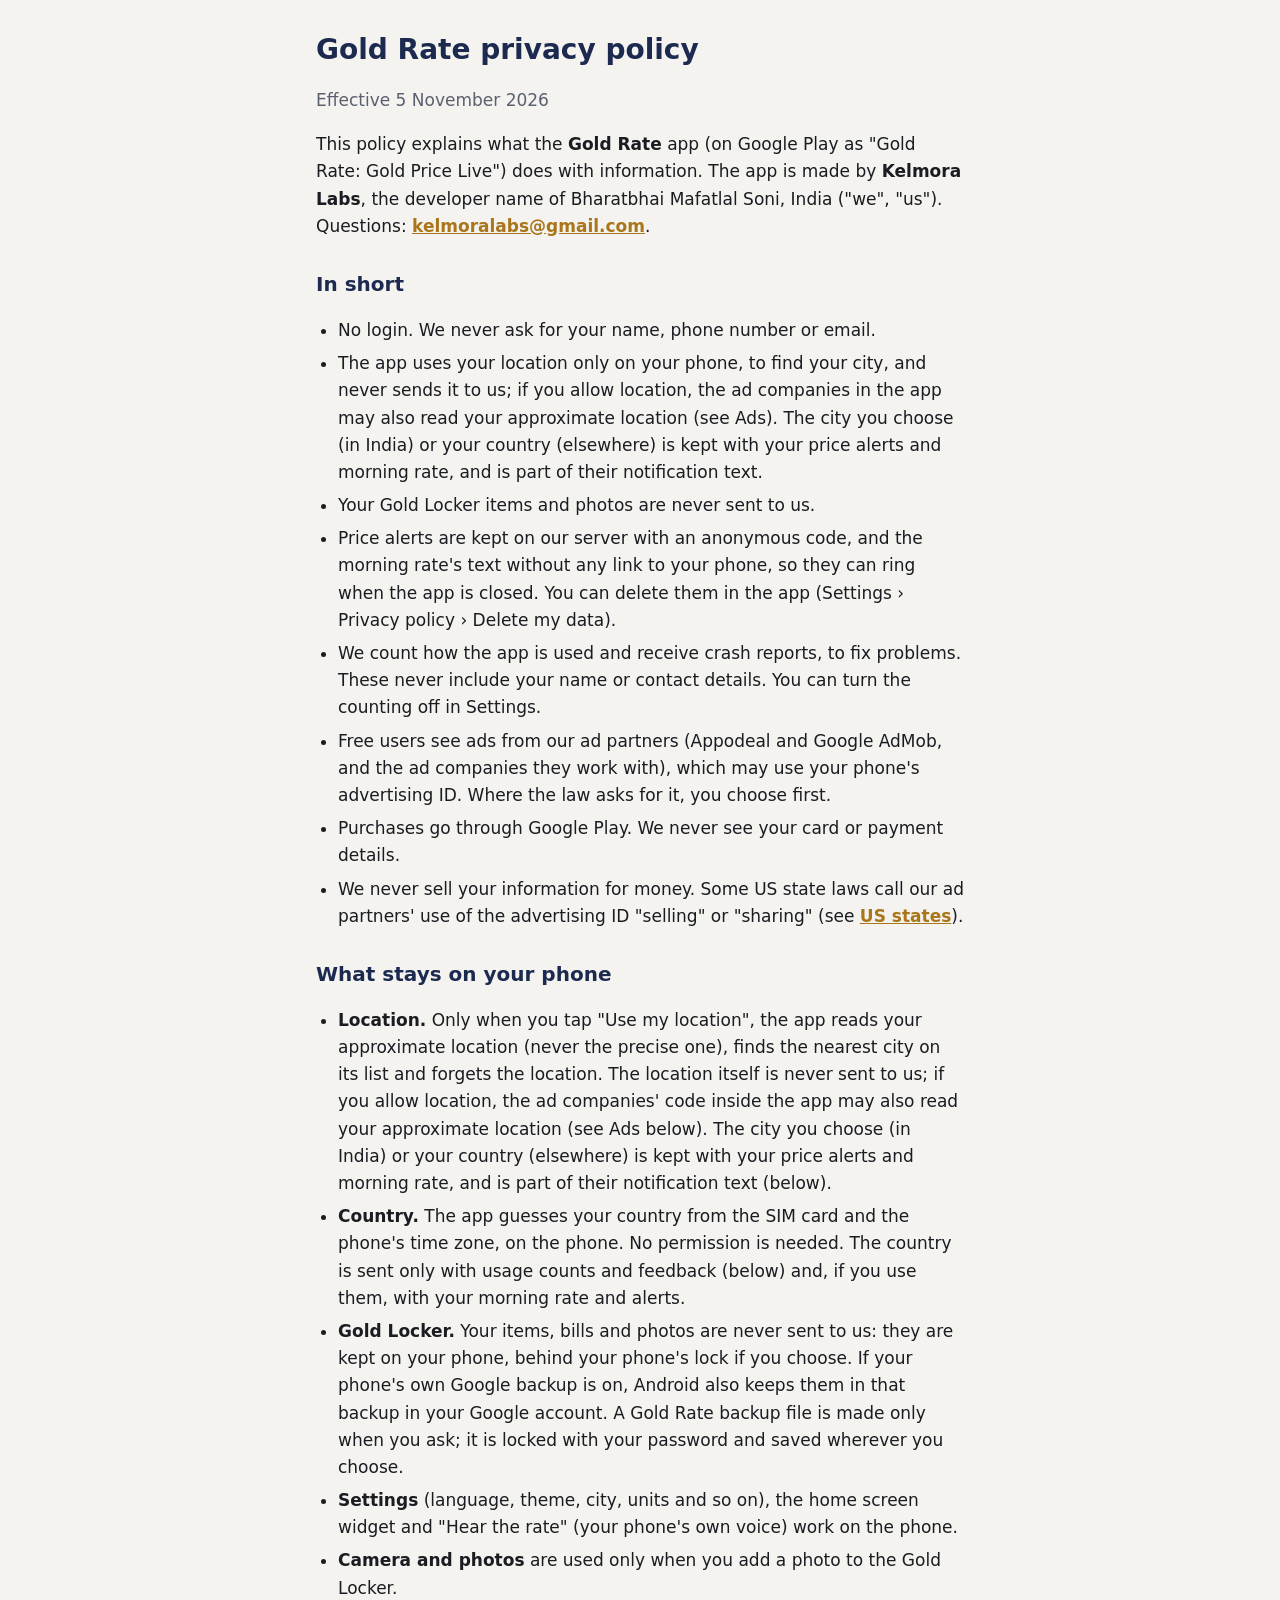
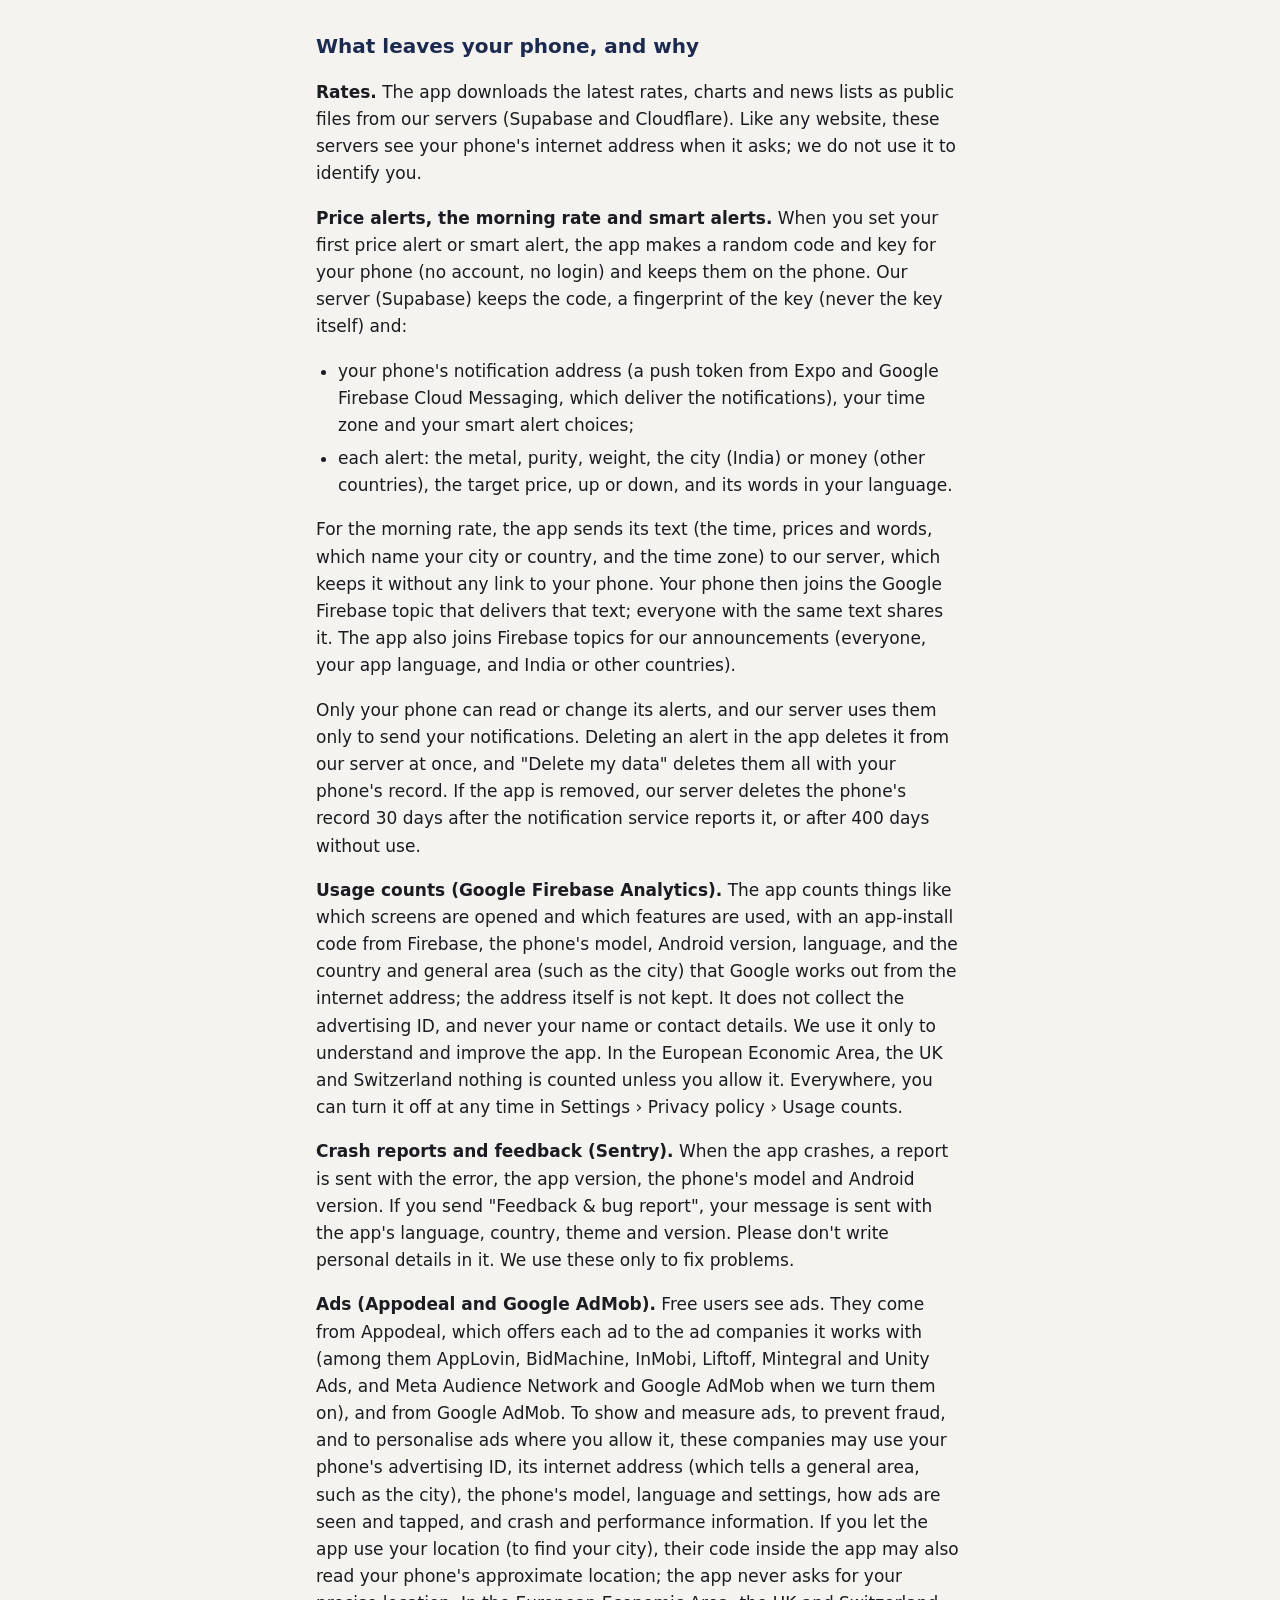
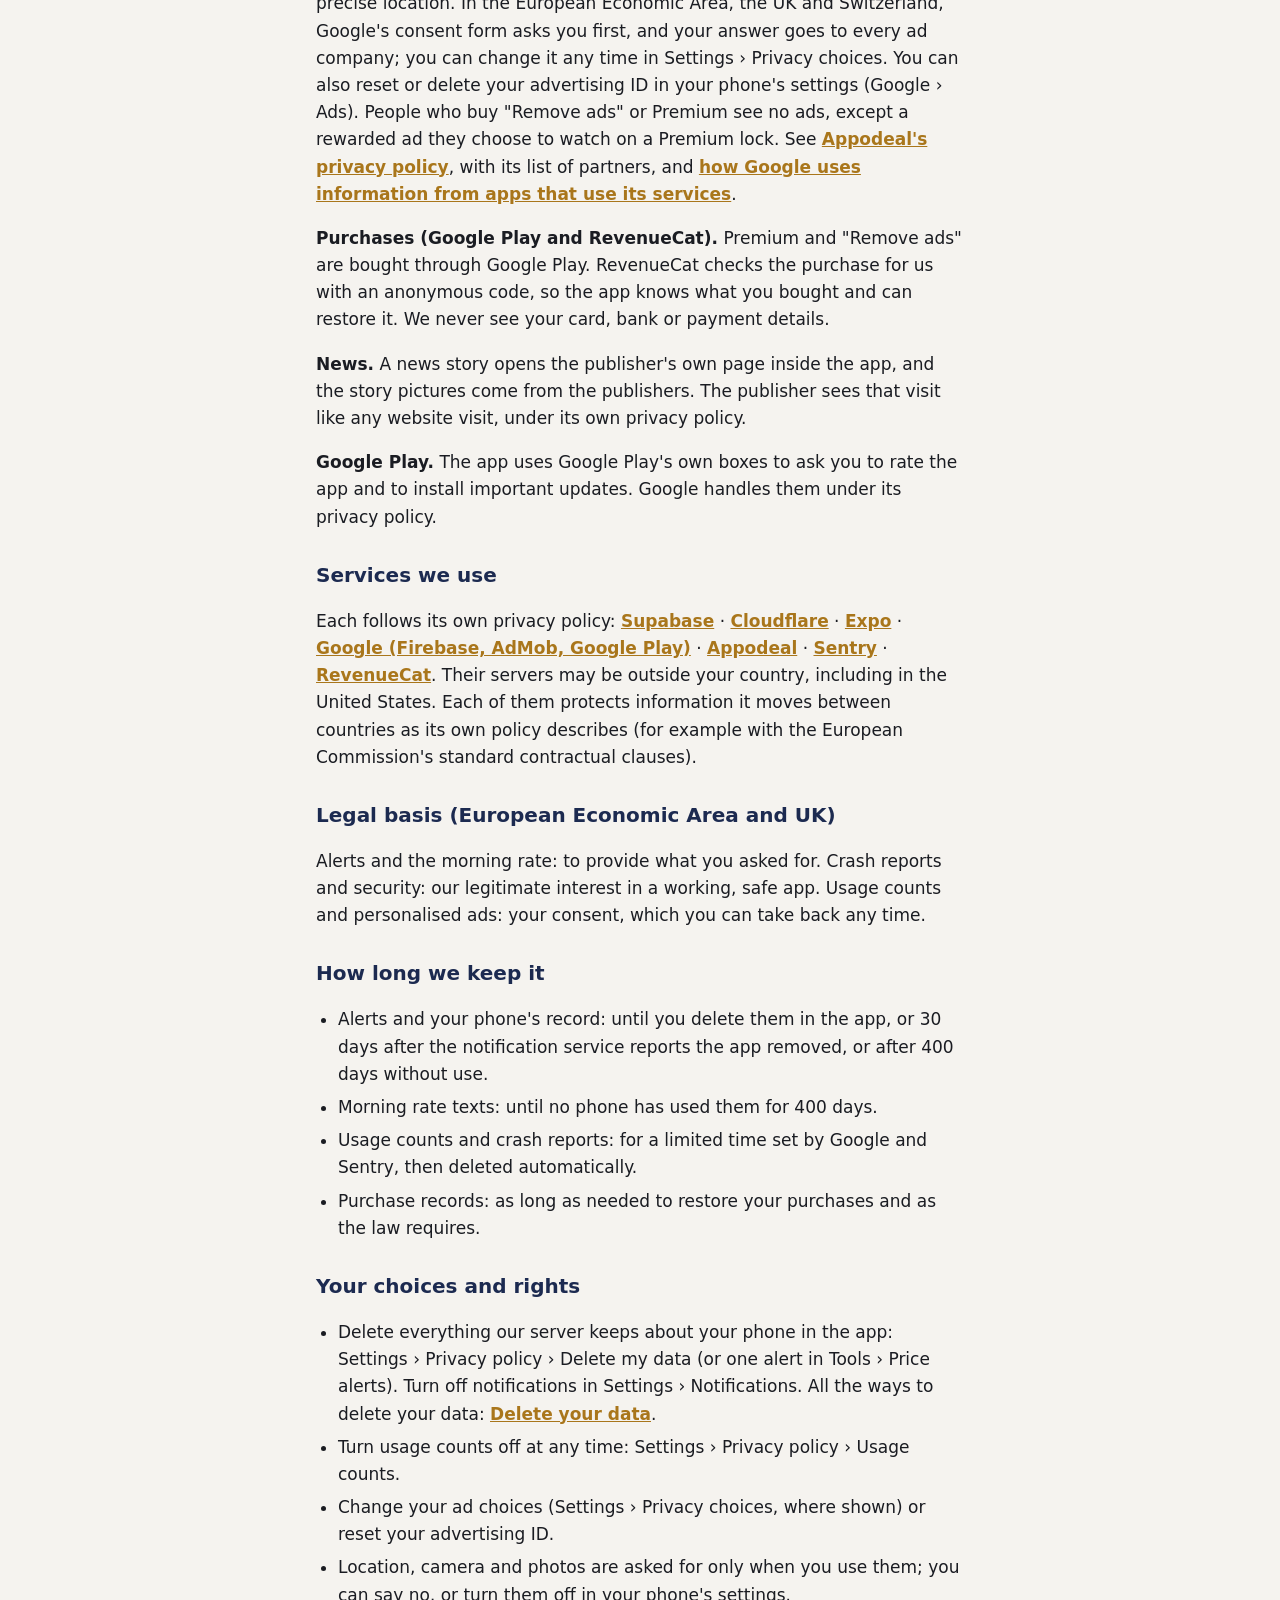
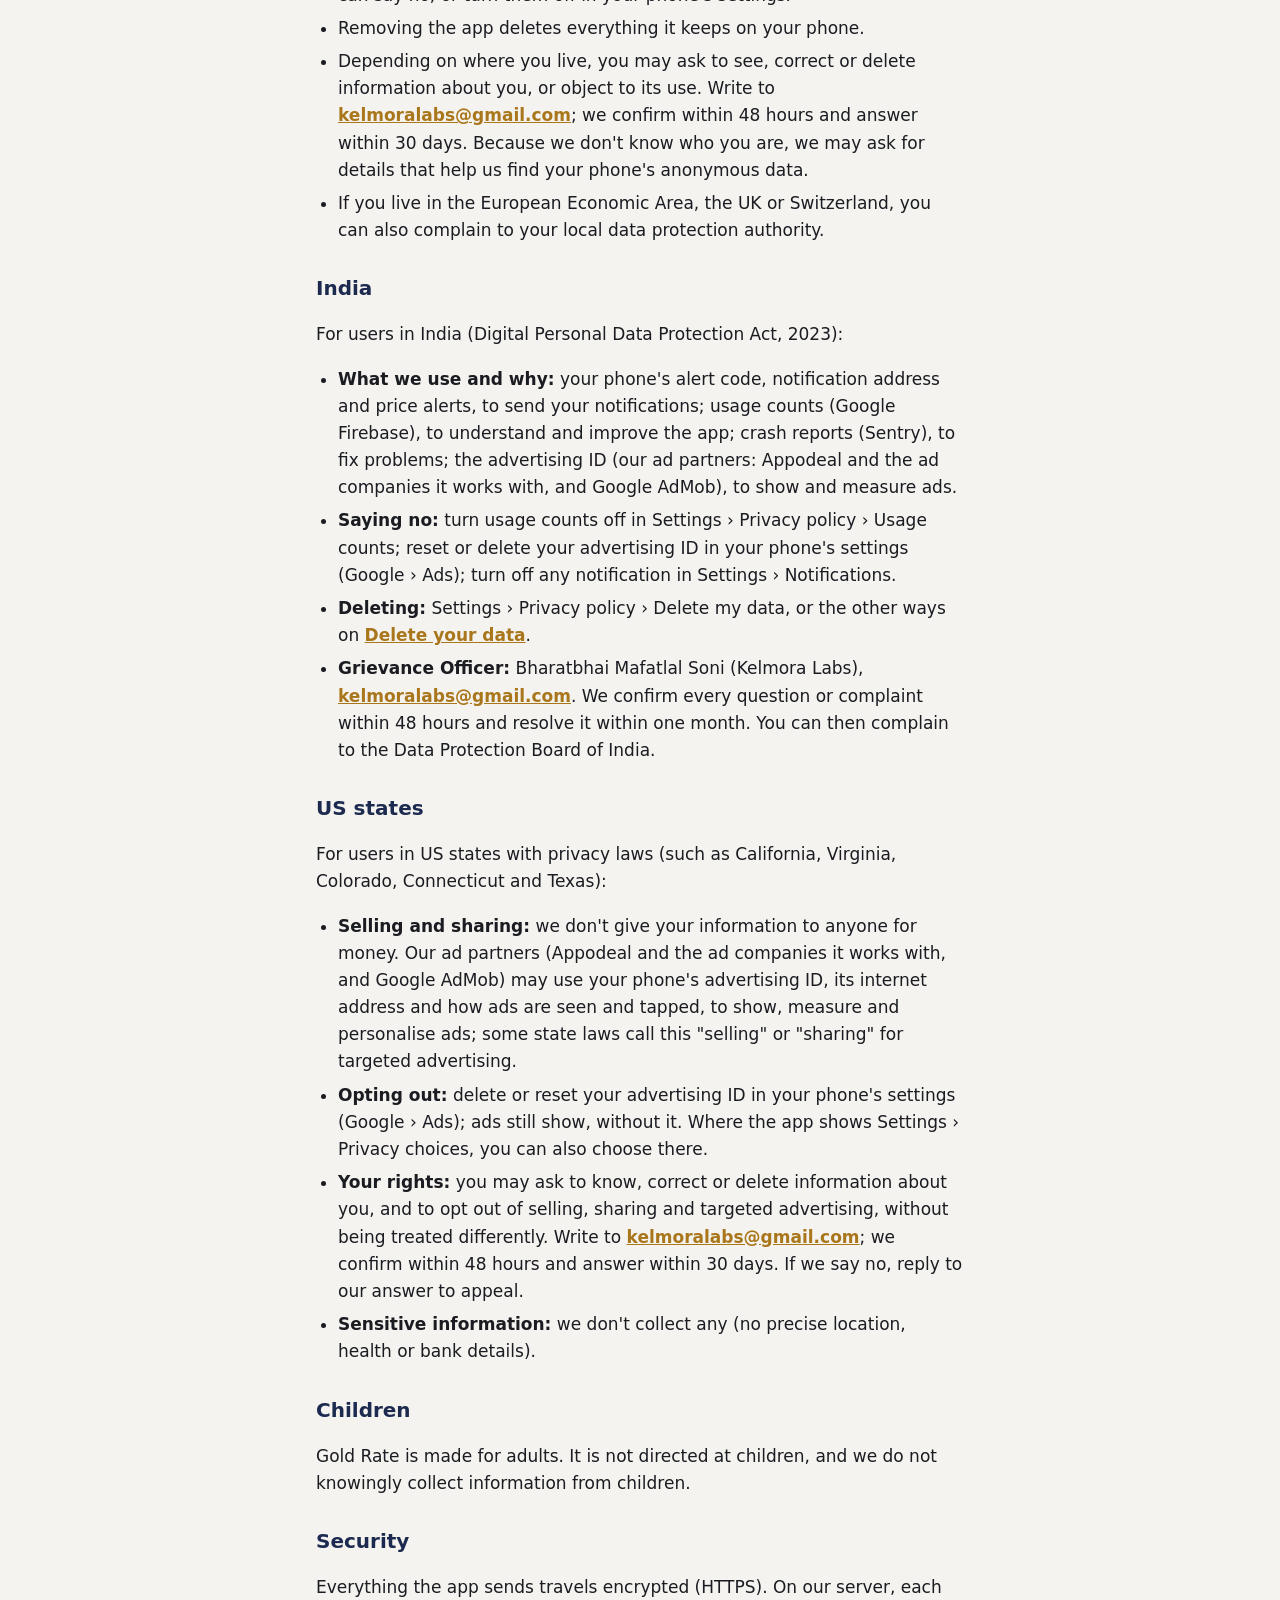
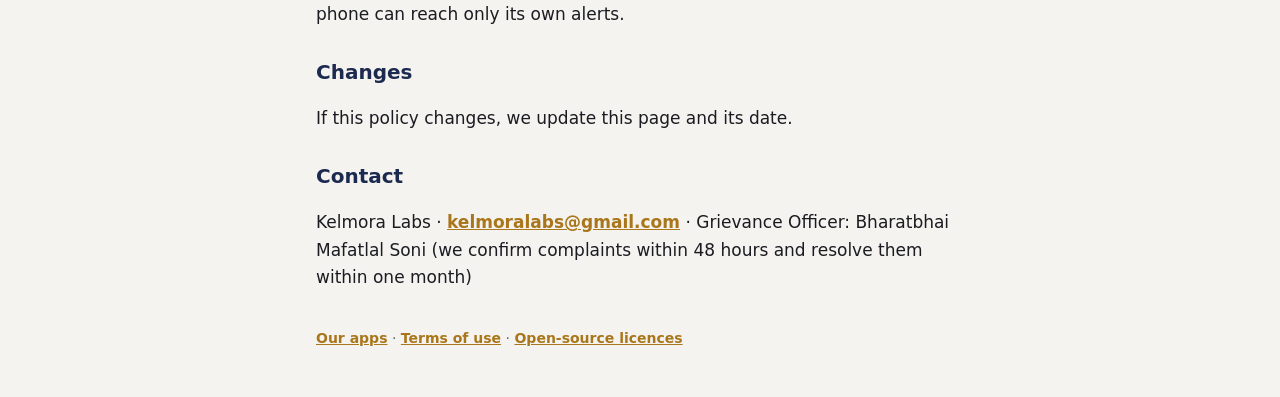
<file: gold-rate/privacy.html>
<!doctype html>
<html lang="en">
<head>
  <meta charset="utf-8">
  <meta name="viewport" content="width=device-width, initial-scale=1">
  <title>Gold Rate privacy policy</title>
  <meta name="description" content="How the Gold Rate app by Kelmora Labs treats your information.">
  <link rel="stylesheet" href="/style.css">
</head>
<body>
  <main>
    <h1>Gold Rate privacy policy</h1>
    <p class="muted">Effective 5 November 2026</p>

    <p>This policy explains what the <strong>Gold Rate</strong> app (on Google Play as "Gold Rate: Gold Price Live") does with information. The app is made by <strong>Kelmora Labs</strong>, the developer name of Bharatbhai Mafatlal Soni, India ("we", "us"). Questions: <a href="mailto:kelmoralabs@gmail.com">kelmoralabs@gmail.com</a>.</p>

    <h2>In short</h2>
    <ul>
      <li>No login. We never ask for your name, phone number or email.</li>
      <li>The app uses your location only on your phone, to find your city, and never sends it to us; if you allow location, the ad companies in the app may also read your approximate location (see Ads). The city you choose (in India) or your country (elsewhere) is kept with your price alerts and morning rate, and is part of their notification text.</li>
      <li>Your Gold Locker items and photos are never sent to us.</li>
      <li>Price alerts are kept on our server with an anonymous code, and the morning rate's text without any link to your phone, so they can ring when the app is closed. You can delete them in the app (Settings › Privacy policy › Delete my data).</li>
      <li>We count how the app is used and receive crash reports, to fix problems. These never include your name or contact details. You can turn the counting off in Settings.</li>
      <li>Free users see ads from our ad partners (Appodeal and Google AdMob, and the ad companies they work with), which may use your phone's advertising ID. Where the law asks for it, you choose first.</li>
      <li>Purchases go through Google Play. We never see your card or payment details.</li>
      <li>We never sell your information for money. Some US state laws call our ad partners' use of the advertising ID "selling" or "sharing" (see <a href="#us-states">US states</a>).</li>
    </ul>

    <h2>What stays on your phone</h2>
    <ul>
      <li><strong>Location.</strong> Only when you tap "Use my location", the app reads your approximate location (never the precise one), finds the nearest city on its list and forgets the location. The location itself is never sent to us; if you allow location, the ad companies' code inside the app may also read your approximate location (see Ads below). The city you choose (in India) or your country (elsewhere) is kept with your price alerts and morning rate, and is part of their notification text (below).</li>
      <li><strong>Country.</strong> The app guesses your country from the SIM card and the phone's time zone, on the phone. No permission is needed. The country is sent only with usage counts and feedback (below) and, if you use them, with your morning rate and alerts.</li>
      <li><strong>Gold Locker.</strong> Your items, bills and photos are never sent to us: they are kept on your phone, behind your phone's lock if you choose. If your phone's own Google backup is on, Android also keeps them in that backup in your Google account. A Gold Rate backup file is made only when you ask; it is locked with your password and saved wherever you choose.</li>
      <li><strong>Settings</strong> (language, theme, city, units and so on), the home screen widget and "Hear the rate" (your phone's own voice) work on the phone.</li>
      <li><strong>Camera and photos</strong> are used only when you add a photo to the Gold Locker.</li>
    </ul>

    <h2>What leaves your phone, and why</h2>

    <p><strong>Rates.</strong> The app downloads the latest rates, charts and news lists as public files from our servers (Supabase and Cloudflare). Like any website, these servers see your phone's internet address when it asks; we do not use it to identify you.</p>

    <p><strong>Price alerts, the morning rate and smart alerts.</strong> When you set your first price alert or smart alert, the app makes a random code and key for your phone (no account, no login) and keeps them on the phone. Our server (Supabase) keeps the code, a fingerprint of the key (never the key itself) and:</p>
    <ul>
      <li>your phone's notification address (a push token from Expo and Google Firebase Cloud Messaging, which deliver the notifications), your time zone and your smart alert choices;</li>
      <li>each alert: the metal, purity, weight, the city (India) or money (other countries), the target price, up or down, and its words in your language.</li>
    </ul>
    <p>For the morning rate, the app sends its text (the time, prices and words, which name your city or country, and the time zone) to our server, which keeps it without any link to your phone. Your phone then joins the Google Firebase topic that delivers that text; everyone with the same text shares it. The app also joins Firebase topics for our announcements (everyone, your app language, and India or other countries).</p>
    <p>Only your phone can read or change its alerts, and our server uses them only to send your notifications. Deleting an alert in the app deletes it from our server at once, and "Delete my data" deletes them all with your phone's record. If the app is removed, our server deletes the phone's record 30 days after the notification service reports it, or after 400 days without use.</p>

    <p><strong>Usage counts (Google Firebase Analytics).</strong> The app counts things like which screens are opened and which features are used, with an app-install code from Firebase, the phone's model, Android version, language, and the country and general area (such as the city) that Google works out from the internet address; the address itself is not kept. It does not collect the advertising ID, and never your name or contact details. We use it only to understand and improve the app. In the European Economic Area, the UK and Switzerland nothing is counted unless you allow it. Everywhere, you can turn it off at any time in Settings › Privacy policy › Usage counts.</p>

    <p><strong>Crash reports and feedback (Sentry).</strong> When the app crashes, a report is sent with the error, the app version, the phone's model and Android version. If you send "Feedback &amp; bug report", your message is sent with the app's language, country, theme and version. Please don't write personal details in it. We use these only to fix problems.</p>

    <p><strong>Ads (Appodeal and Google AdMob).</strong> Free users see ads. They come from Appodeal, which offers each ad to the ad companies it works with (among them AppLovin, BidMachine, InMobi, Liftoff, Mintegral and Unity Ads, and Meta Audience Network and Google AdMob when we turn them on), and from Google AdMob. To show and measure ads, to prevent fraud, and to personalise ads where you allow it, these companies may use your phone's advertising ID, its internet address (which tells a general area, such as the city), the phone's model, language and settings, how ads are seen and tapped, and crash and performance information. If you let the app use your location (to find your city), their code inside the app may also read your phone's approximate location; the app never asks for your precise location. In the European Economic Area, the UK and Switzerland, Google's consent form asks you first, and your answer goes to every ad company; you can change it any time in Settings › Privacy choices. You can also reset or delete your advertising ID in your phone's settings (Google › Ads). People who buy "Remove ads" or Premium see no ads, except a rewarded ad they choose to watch on a Premium lock. See <a href="https://www.appodeal.com/privacy-policy">Appodeal's privacy policy</a>, with its list of partners, and <a href="https://policies.google.com/technologies/partner-sites">how Google uses information from apps that use its services</a>.</p>

    <p><strong>Purchases (Google Play and RevenueCat).</strong> Premium and "Remove ads" are bought through Google Play. RevenueCat checks the purchase for us with an anonymous code, so the app knows what you bought and can restore it. We never see your card, bank or payment details.</p>

    <p><strong>News.</strong> A news story opens the publisher's own page inside the app, and the story pictures come from the publishers. The publisher sees that visit like any website visit, under its own privacy policy.</p>

    <p><strong>Google Play.</strong> The app uses Google Play's own boxes to ask you to rate the app and to install important updates. Google handles them under its privacy policy.</p>

    <h2>Services we use</h2>
    <p>Each follows its own privacy policy:
      <a href="https://supabase.com/privacy">Supabase</a> ·
      <a href="https://www.cloudflare.com/privacypolicy/">Cloudflare</a> ·
      <a href="https://expo.dev/privacy">Expo</a> ·
      <a href="https://policies.google.com/privacy">Google (Firebase, AdMob, Google Play)</a> ·
      <a href="https://www.appodeal.com/privacy-policy">Appodeal</a> ·
      <a href="https://sentry.io/privacy/">Sentry</a> ·
      <a href="https://www.revenuecat.com/privacy/">RevenueCat</a>.
      Their servers may be outside your country, including in the United States. Each of them protects information it moves between countries as its own policy describes (for example with the European Commission's standard contractual clauses).</p>

    <h2>Legal basis (European Economic Area and UK)</h2>
    <p>Alerts and the morning rate: to provide what you asked for. Crash reports and security: our legitimate interest in a working, safe app. Usage counts and personalised ads: your consent, which you can take back any time.</p>

    <h2>How long we keep it</h2>
    <ul>
      <li>Alerts and your phone's record: until you delete them in the app, or 30 days after the notification service reports the app removed, or after 400 days without use.</li>
      <li>Morning rate texts: until no phone has used them for 400 days.</li>
      <li>Usage counts and crash reports: for a limited time set by Google and Sentry, then deleted automatically.</li>
      <li>Purchase records: as long as needed to restore your purchases and as the law requires.</li>
    </ul>

    <h2>Your choices and rights</h2>
    <ul>
      <li>Delete everything our server keeps about your phone in the app: Settings › Privacy policy › Delete my data (or one alert in Tools › Price alerts). Turn off notifications in Settings › Notifications. All the ways to delete your data: <a href="/gold-rate/delete-data.html">Delete your data</a>.</li>
      <li>Turn usage counts off at any time: Settings › Privacy policy › Usage counts.</li>
      <li>Change your ad choices (Settings › Privacy choices, where shown) or reset your advertising ID.</li>
      <li>Location, camera and photos are asked for only when you use them; you can say no, or turn them off in your phone's settings.</li>
      <li>Removing the app deletes everything it keeps on your phone.</li>
      <li>Depending on where you live, you may ask to see, correct or delete information about you, or object to its use. Write to <a href="mailto:kelmoralabs@gmail.com">kelmoralabs@gmail.com</a>; we confirm within 48 hours and answer within 30 days. Because we don't know who you are, we may ask for details that help us find your phone's anonymous data.</li>
      <li>If you live in the European Economic Area, the UK or Switzerland, you can also complain to your local data protection authority.</li>
    </ul>

    <h2>India</h2>
    <p>For users in India (Digital Personal Data Protection Act, 2023):</p>
    <ul>
      <li><strong>What we use and why:</strong> your phone's alert code, notification address and price alerts, to send your notifications; usage counts (Google Firebase), to understand and improve the app; crash reports (Sentry), to fix problems; the advertising ID (our ad partners: Appodeal and the ad companies it works with, and Google AdMob), to show and measure ads.</li>
      <li><strong>Saying no:</strong> turn usage counts off in Settings › Privacy policy › Usage counts; reset or delete your advertising ID in your phone's settings (Google › Ads); turn off any notification in Settings › Notifications.</li>
      <li><strong>Deleting:</strong> Settings › Privacy policy › Delete my data, or the other ways on <a href="/gold-rate/delete-data.html">Delete your data</a>.</li>
      <li><strong>Grievance Officer:</strong> Bharatbhai Mafatlal Soni (Kelmora Labs), <a href="mailto:kelmoralabs@gmail.com">kelmoralabs@gmail.com</a>. We confirm every question or complaint within 48 hours and resolve it within one month. You can then complain to the Data Protection Board of India.</li>
    </ul>

    <h2 id="us-states">US states</h2>
    <p>For users in US states with privacy laws (such as California, Virginia, Colorado, Connecticut and Texas):</p>
    <ul>
      <li><strong>Selling and sharing:</strong> we don't give your information to anyone for money. Our ad partners (Appodeal and the ad companies it works with, and Google AdMob) may use your phone's advertising ID, its internet address and how ads are seen and tapped, to show, measure and personalise ads; some state laws call this "selling" or "sharing" for targeted advertising.</li>
      <li><strong>Opting out:</strong> delete or reset your advertising ID in your phone's settings (Google › Ads); ads still show, without it. Where the app shows Settings › Privacy choices, you can also choose there.</li>
      <li><strong>Your rights:</strong> you may ask to know, correct or delete information about you, and to opt out of selling, sharing and targeted advertising, without being treated differently. Write to <a href="mailto:kelmoralabs@gmail.com">kelmoralabs@gmail.com</a>; we confirm within 48 hours and answer within 30 days. If we say no, reply to our answer to appeal.</li>
      <li><strong>Sensitive information:</strong> we don't collect any (no precise location, health or bank details).</li>
    </ul>

    <h2>Children</h2>
    <p>Gold Rate is made for adults. It is not directed at children, and we do not knowingly collect information from children.</p>

    <h2>Security</h2>
    <p>Everything the app sends travels encrypted (HTTPS). On our server, each phone can reach only its own alerts.</p>

    <h2>Changes</h2>
    <p>If this policy changes, we update this page and its date.</p>

    <h2>Contact</h2>
    <p>Kelmora Labs · <a href="mailto:kelmoralabs@gmail.com">kelmoralabs@gmail.com</a> · Grievance Officer: Bharatbhai Mafatlal Soni (we confirm complaints within 48 hours and resolve them within one month)</p>

    <footer><a href="/">Our apps</a> · <a href="/gold-rate/terms.html">Terms of use</a> · <a href="/gold-rate/licences.html">Open-source licences</a></footer>
  </main>
</body>
</html>
</file>
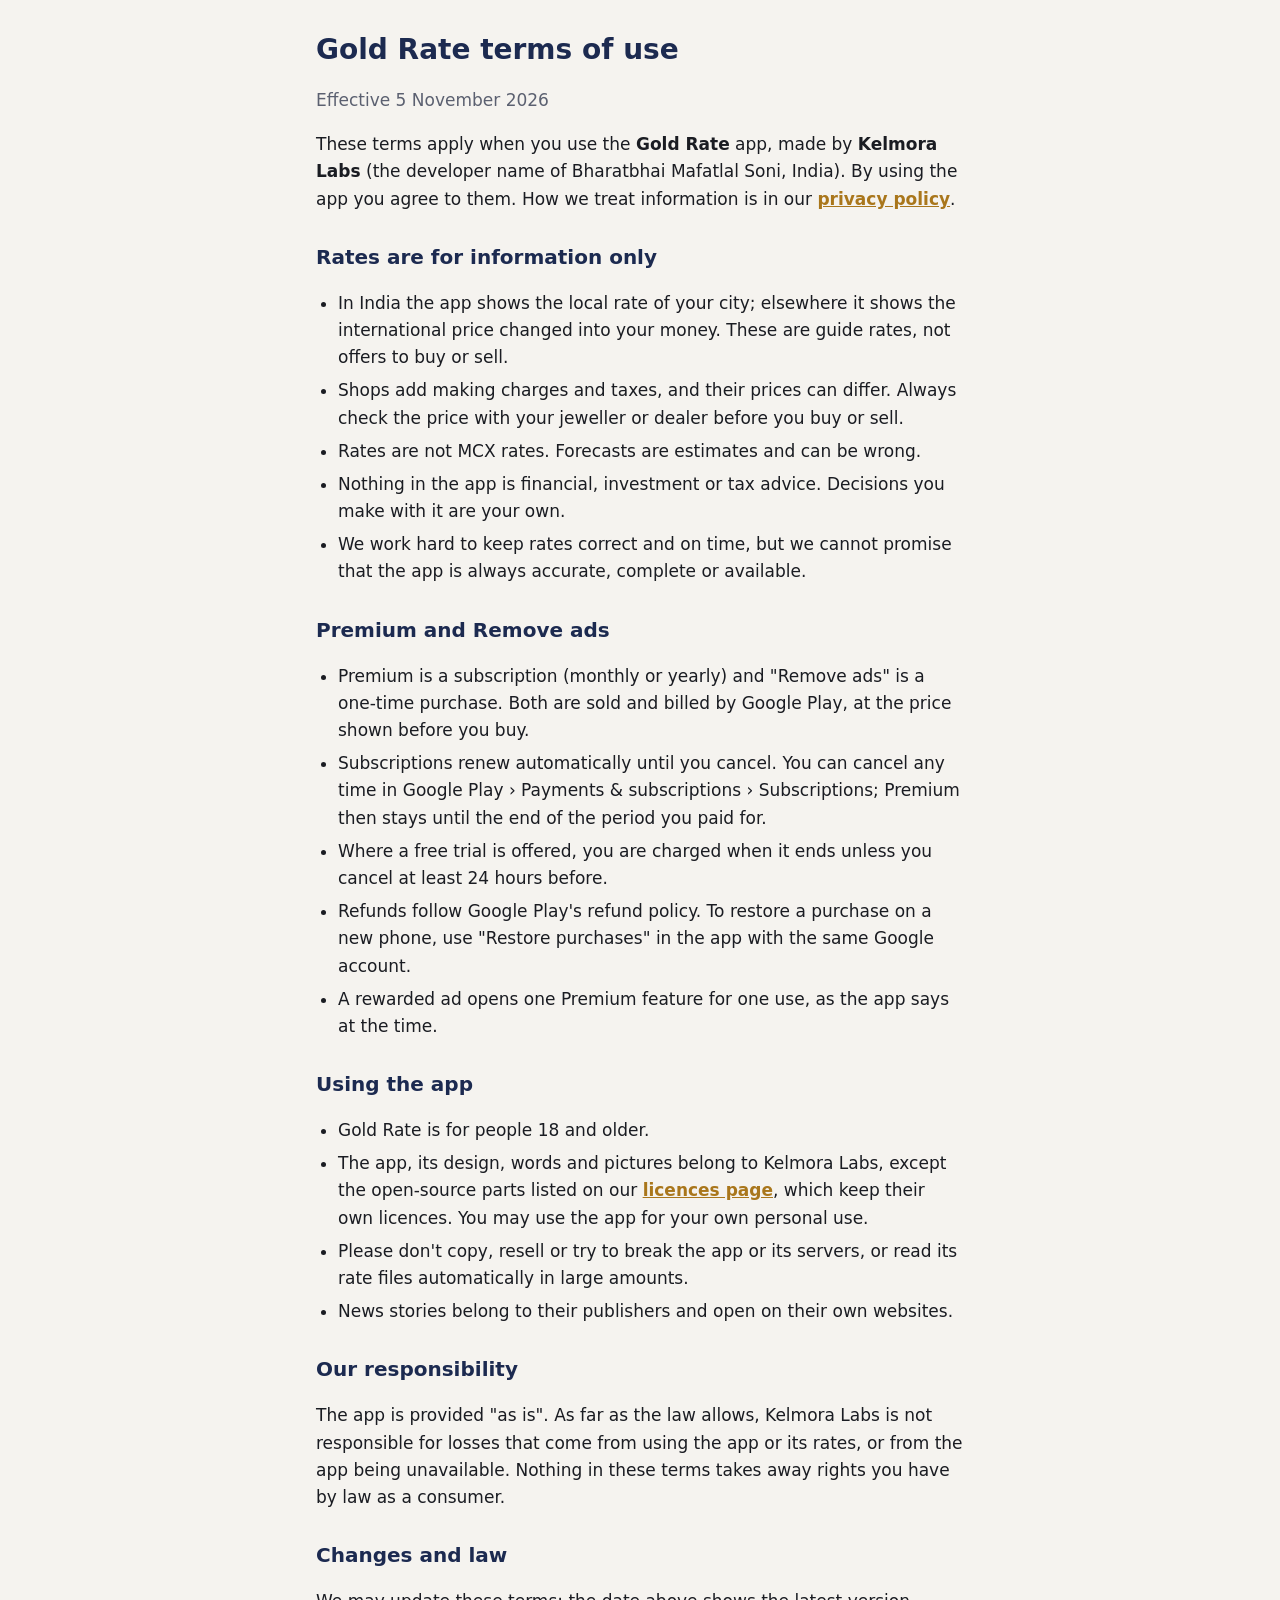
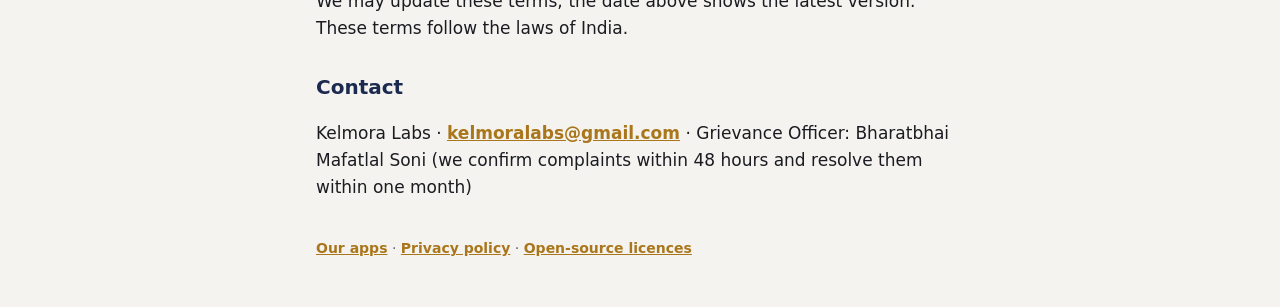
<file: gold-rate/terms.html>
<!doctype html>
<html lang="en">
<head>
  <meta charset="utf-8">
  <meta name="viewport" content="width=device-width, initial-scale=1">
  <title>Gold Rate terms of use</title>
  <meta name="description" content="The terms for using the Gold Rate app by Kelmora Labs.">
  <link rel="stylesheet" href="/style.css">
</head>
<body>
  <main>
    <h1>Gold Rate terms of use</h1>
    <p class="muted">Effective 5 November 2026</p>

    <p>These terms apply when you use the <strong>Gold Rate</strong> app, made by <strong>Kelmora Labs</strong> (the developer name of Bharatbhai Mafatlal Soni, India). By using the app you agree to them. How we treat information is in our <a href="/gold-rate/privacy.html">privacy policy</a>.</p>

    <h2>Rates are for information only</h2>
    <ul>
      <li>In India the app shows the local rate of your city; elsewhere it shows the international price changed into your money. These are guide rates, not offers to buy or sell.</li>
      <li>Shops add making charges and taxes, and their prices can differ. Always check the price with your jeweller or dealer before you buy or sell.</li>
      <li>Rates are not MCX rates. Forecasts are estimates and can be wrong.</li>
      <li>Nothing in the app is financial, investment or tax advice. Decisions you make with it are your own.</li>
      <li>We work hard to keep rates correct and on time, but we cannot promise that the app is always accurate, complete or available.</li>
    </ul>

    <h2>Premium and Remove ads</h2>
    <ul>
      <li>Premium is a subscription (monthly or yearly) and "Remove ads" is a one-time purchase. Both are sold and billed by Google Play, at the price shown before you buy.</li>
      <li>Subscriptions renew automatically until you cancel. You can cancel any time in Google Play › Payments &amp; subscriptions › Subscriptions; Premium then stays until the end of the period you paid for.</li>
      <li>Where a free trial is offered, you are charged when it ends unless you cancel at least 24 hours before.</li>
      <li>Refunds follow Google Play's refund policy. To restore a purchase on a new phone, use "Restore purchases" in the app with the same Google account.</li>
      <li>A rewarded ad opens one Premium feature for one use, as the app says at the time.</li>
    </ul>

    <h2>Using the app</h2>
    <ul>
      <li>Gold Rate is for people 18 and older.</li>
      <li>The app, its design, words and pictures belong to Kelmora Labs, except the open-source parts listed on our <a href="/gold-rate/licences.html">licences page</a>, which keep their own licences. You may use the app for your own personal use.</li>
      <li>Please don't copy, resell or try to break the app or its servers, or read its rate files automatically in large amounts.</li>
      <li>News stories belong to their publishers and open on their own websites.</li>
    </ul>

    <h2>Our responsibility</h2>
    <p>The app is provided "as is". As far as the law allows, Kelmora Labs is not responsible for losses that come from using the app or its rates, or from the app being unavailable. Nothing in these terms takes away rights you have by law as a consumer.</p>

    <h2>Changes and law</h2>
    <p>We may update these terms; the date above shows the latest version. These terms follow the laws of India.</p>

    <h2>Contact</h2>
    <p>Kelmora Labs · <a href="mailto:kelmoralabs@gmail.com">kelmoralabs@gmail.com</a> · Grievance Officer: Bharatbhai Mafatlal Soni (we confirm complaints within 48 hours and resolve them within one month)</p>

    <footer><a href="/">Our apps</a> · <a href="/gold-rate/privacy.html">Privacy policy</a> · <a href="/gold-rate/licences.html">Open-source licences</a></footer>
  </main>
</body>
</html>
</file>
<file: style.css>
/* One small stylesheet for the whole site: the app's cream, navy and gold, no outside fonts. */
:root {
  --bg: #f5f3ef;
  --card: #ffffff;
  --text: #1a1c22;
  --muted: #5b6070;
  --navy: #1c2a50;
  --gold: #a9761b;
  --line: #e4dfd5;
}
@media (prefers-color-scheme: dark) {
  :root {
    --bg: #0e1220;
    --card: #171d30;
    --text: #eef0f5;
    --muted: #a7adbd;
    --navy: #c9d3f0;
    --gold: #e9b949;
    --line: #283050;
  }
}
* { box-sizing: border-box; }
body {
  margin: 0;
  background: var(--bg);
  color: var(--text);
  font: 17px/1.6 system-ui, -apple-system, "Segoe UI", Roboto, sans-serif;
}
main { max-width: 680px; margin: 0 auto; padding: 32px 16px 48px; }
h1 { color: var(--navy); font-size: 28px; line-height: 1.25; margin: 0 0 20px; }
h2 { color: var(--navy); font-size: 20px; margin: 28px 0 8px; }
a { color: var(--gold); font-weight: 600; }
.card {
  background: var(--card);
  border: 1px solid var(--line);
  border-radius: 16px;
  padding: 20px;
}
.card h2 { margin-top: 0; }
.note {
  border-left: 4px solid var(--gold);
  padding: 8px 12px;
  background: var(--card);
  border-radius: 0 8px 8px 0;
  color: var(--muted);
}
.muted { color: var(--muted); }
ul { padding-left: 22px; }
li { margin: 6px 0; }
footer { margin-top: 36px; font-size: 14px; color: var(--muted); }
</file>
